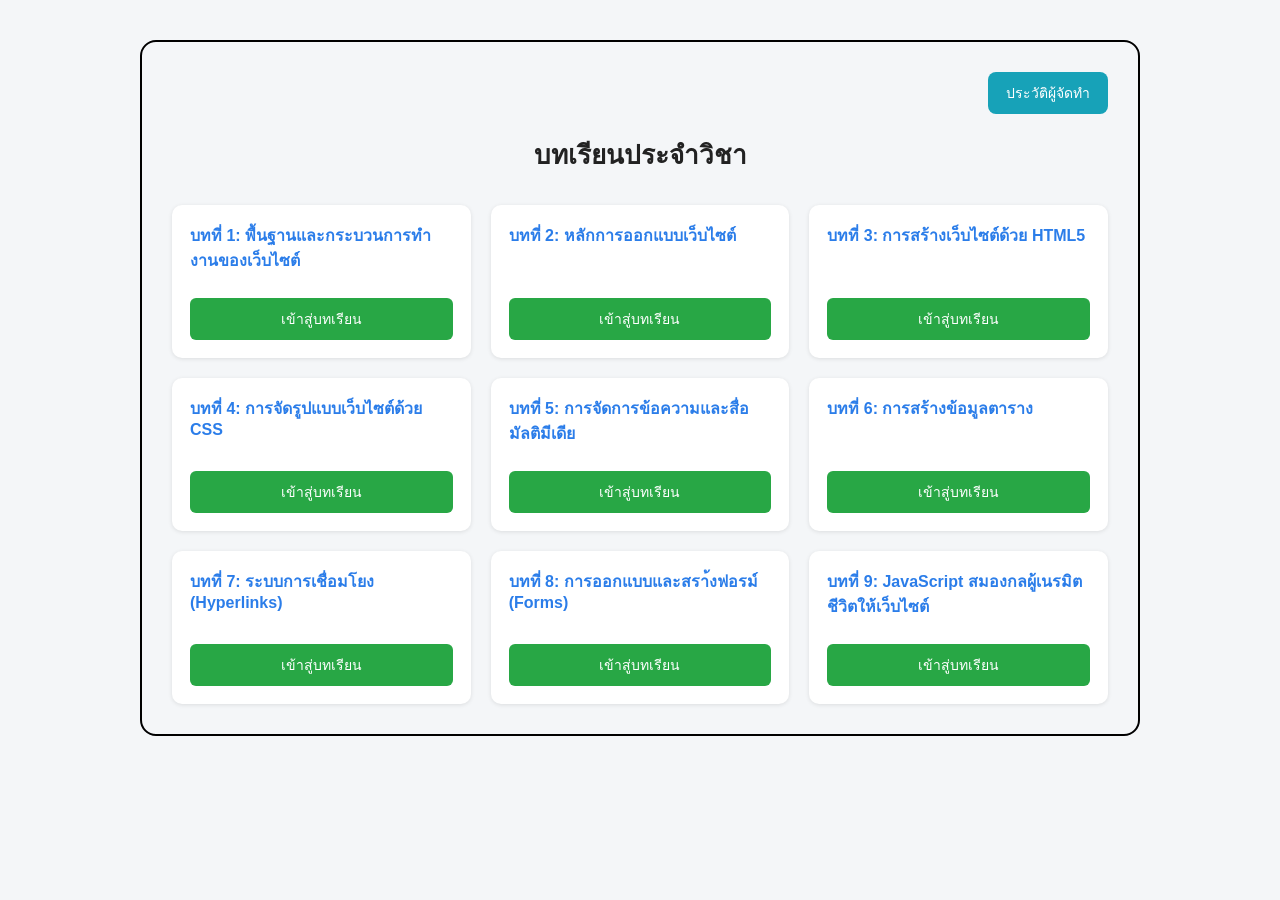
<file: index.html>
<!DOCTYPE html>
<html lang="th">
<head>
<meta charset="UTF-8">
<meta name="viewport" content="width=device-width, initial-scale=1.0">
<title>บทเรียนประจำวิชา</title>
<link rel="stylesheet" href="css/style.css">

</head>
<body>

<div class="container">
  <div class="header">
    <a class="btn-history" href="page/profile.html" style="text-decoration:none; display:inline-block;">ประวัติผู้จัดทำ</a>
  
  </div>



  <h1>บทเรียนประจำวิชา</h1>

  <div class="grid" id="lessonGrid"></div>
</div>

<script>
  // แก้ url ของแต่ละบทให้ตรงกับไฟล์จริงของคุณ
  const lessons = [
    { n: 1, title: "พื้นฐานและกระบวนการทํางานของเว็บไซต์", desc: "", url: "page/lessons1.html" },
    { n: 2, title: "หลักการออกแบบเว็บไซต์", desc: "", url: "page/lessons2.html" },
    { n: 3, title: "การสร้างเว็บไซต์ด้วย HTML5", desc: "", url: "page/lessons3.html" },
    { n: 4, title: "การจัดรูปแบบเว็บไซต์ด้วย CSS", desc: "", url: "page/lessons4.html" },
    { n: 5, title: "การจัดการข้อความและสื่อมัลติมีเดีย", desc: "", url: "page/lessons5.html" },
    { n: 6, title: "การสร้างข้อมูลตาราง", desc: "", url: "page/lessons6.html" },
    { n: 7, title: "ระบบการเชื่อมโยง (Hyperlinks)", desc: "", url: "page/lessons7.html" },
    { n: 8, title: "การออกแบบและสรา้งฟอรม์ (Forms)",desc:"", url: "page/lessons8.html"},
    { n: 9, title: "JavaScript สมองกลผู้เนรมิตชีวิตให้เว็บไซต์",desc:"", url: "page/lessons9.html"},
  ];

  const grid = document.getElementById('lessonGrid');

  lessons.forEach(l => {
    const card = document.createElement('div');
    card.className = 'card';
    card.innerHTML = `
      <h3>บทที่ ${l.n}: ${l.title}</h3>
      <p>${l.desc}</p>
      <a href="${l.url}" class="btn-enter">เข้าสู่บทเรียน</a>
    `;
    grid.appendChild(card);
  });
</script>

</body>
</html>
</file>
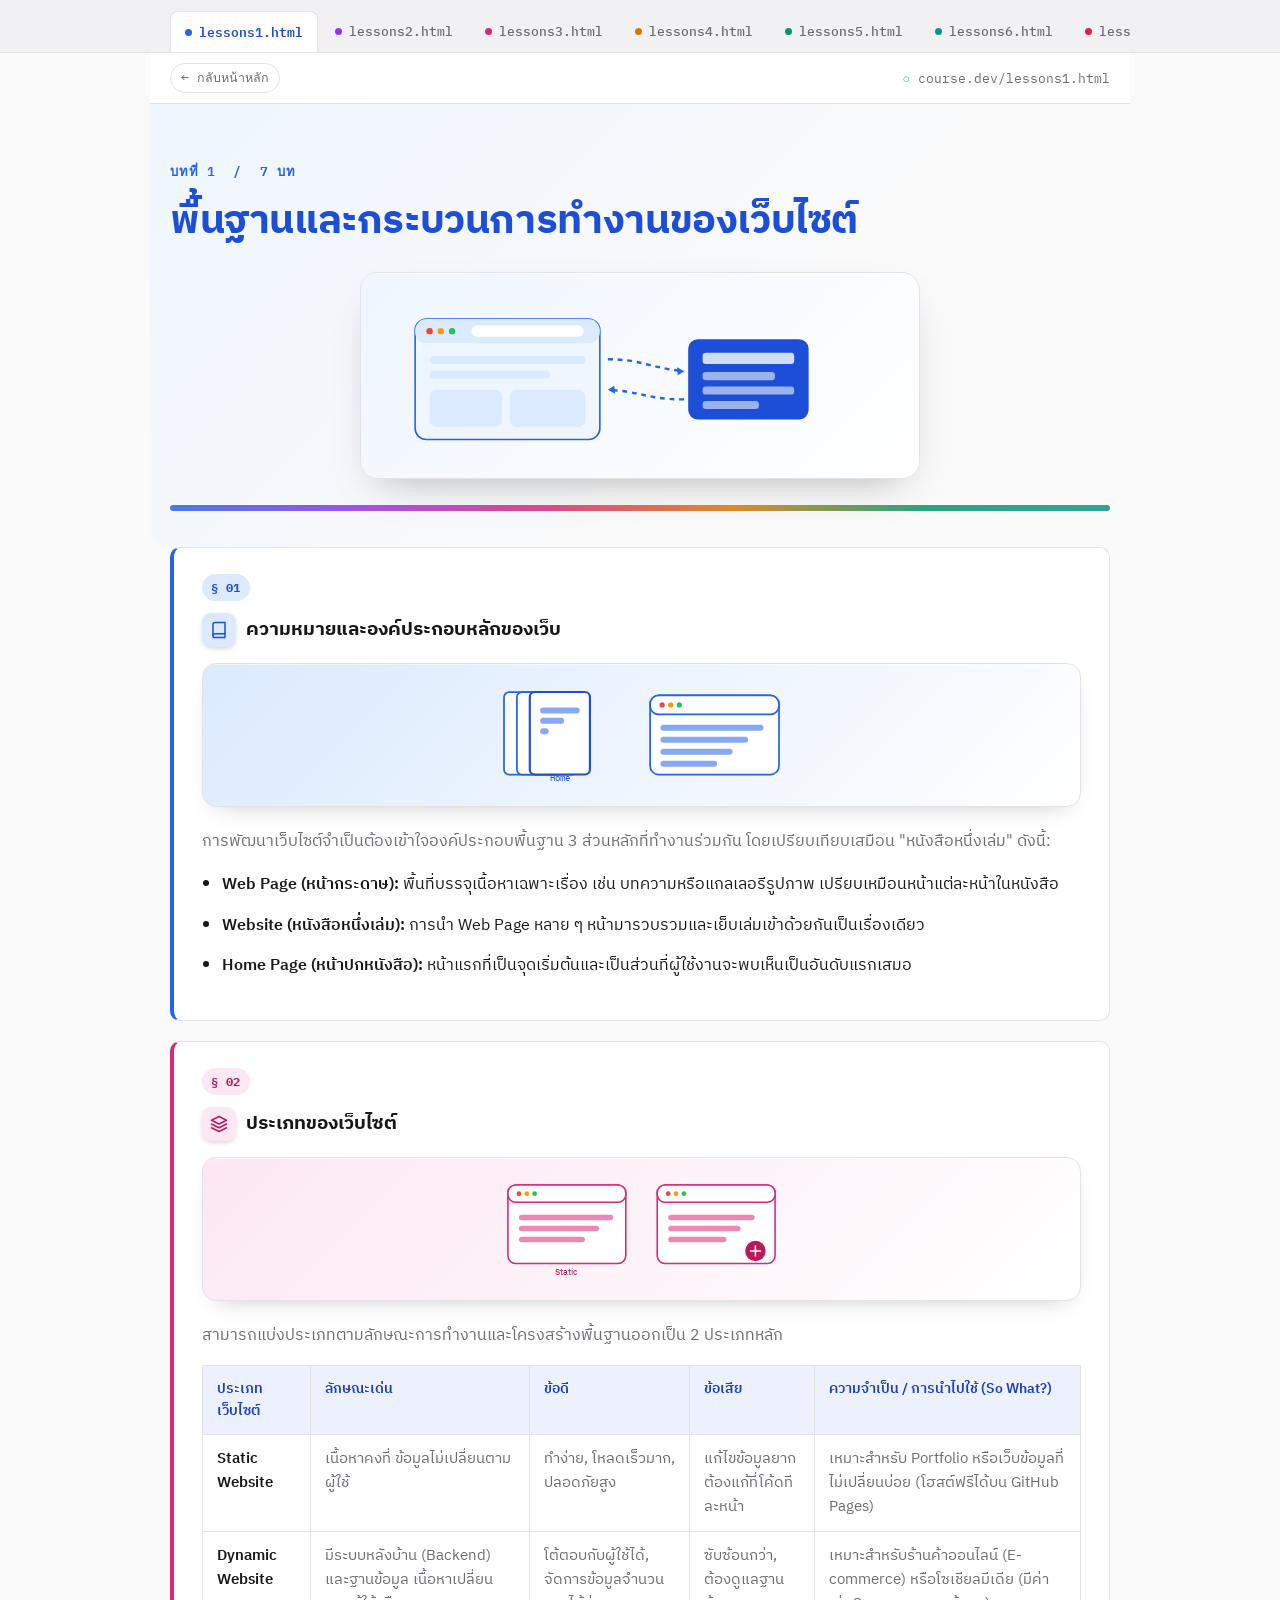
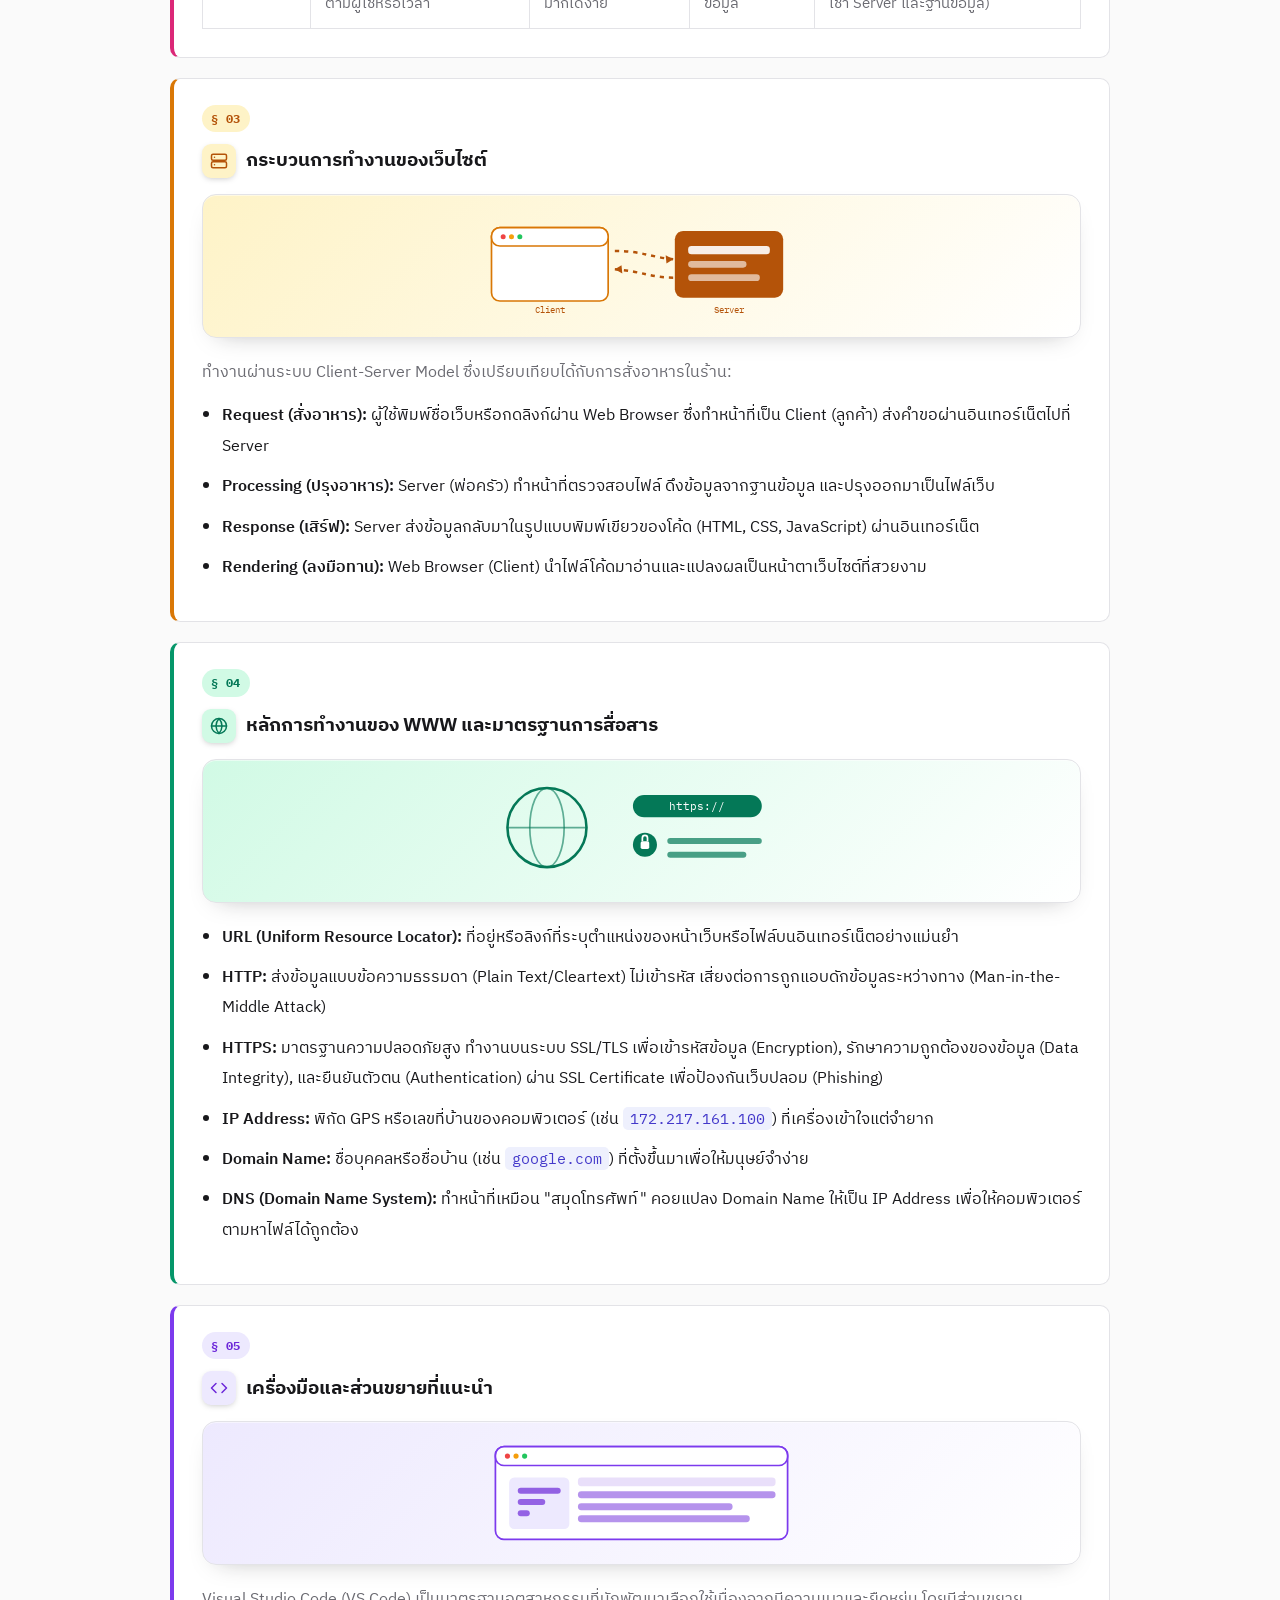
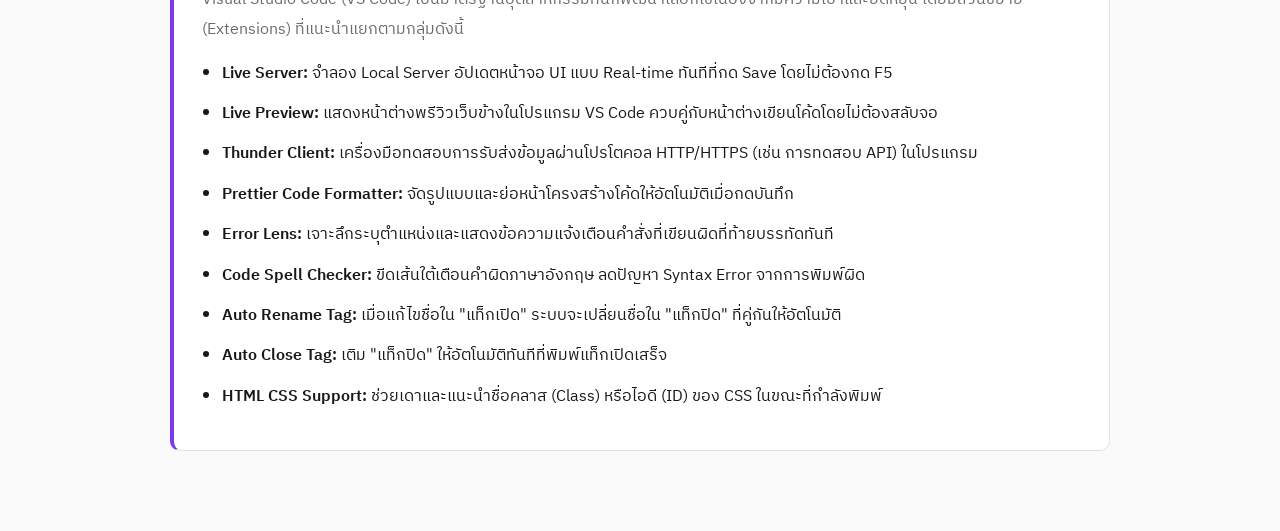
<file: page/lessons1.html>
<!DOCTYPE html>
<html lang="th">
<head>
<meta charset="UTF-8">
<meta name="viewport" content="width=device-width, initial-scale=1">
<title>บทที่ 1: พื้นฐานและกระบวนการทำงานของเว็บไซต์</title>
<link rel="preconnect" href="https://fonts.googleapis.com">
<link rel="preconnect" href="https://fonts.gstatic.com" crossorigin>
<link href="https://fonts.googleapis.com/css2?family=IBM+Plex+Sans+Thai:wght@400;500;600;700&family=IBM+Plex+Mono:wght@400;500;600&display=swap" rel="stylesheet">
<style>
  :root {
    --bg: #fafafa;
    --surface: #ffffff;
    --surface-alt: #f1f1f3;
    --border: #e3e3e7;
    --text: #18181b;
    --text-muted: #6b6b72;
    --accent: #2952e3;
    --accent-dim: #edf1fe;
    --accent-ink: #1d3fc4;
    --code-text: #4338ca;
    --code-bg: #eef0fd;
    --radius: 10px;
    --ch-accent: #2563EB;
    --ch-dim: #DBEAFE;
    --ch-ink: #1D4ED8;
    --ch-soft: #EFF6FF;
  }

  * { box-sizing: border-box; }

  html { scroll-behavior: smooth; }

  body {
    font-family: "IBM Plex Sans Thai", "Sarabun", "Tahoma", sans-serif;
    background: var(--bg);
    margin: 0;
    padding: 0 0 80px 0;
    color: var(--text);
    -webkit-font-smoothing: antialiased;
  }

  a { color: inherit; }

  .mono { font-family: "IBM Plex Mono", "Consolas", monospace; }

  /* ---- browser-tab style chapter navigator ---- */
  .tabbar-wrap {
    background: var(--surface-alt);
    border-bottom: 1px solid var(--border);
  }

  .tabbar {
    max-width: 980px;
    margin: 0 auto;
    display: flex;
    gap: 2px;
    padding: 10px 20px 0 20px;
    overflow-x: auto;
  }

  .tabbar a {
    flex: 0 0 auto;
    text-decoration: none;
    font-family: "IBM Plex Mono", monospace;
    font-size: 12.5px;
    font-weight: 500;
    color: var(--text-muted);
    background: transparent;
    padding: 9px 14px;
    border-radius: 8px 8px 0 0;
    border: 1px solid transparent;
    white-space: nowrap;
    display: inline-flex;
    align-items: center;
    gap: 7px;
  }

  .tabbar a .dot {
    width: 7px;
    height: 7px;
    border-radius: 50%;
    flex: 0 0 auto;
  }

  .tabbar a.active {
    background: var(--surface);
    border-color: var(--border);
    border-bottom-color: var(--surface);
    position: relative;
    top: 1px;
    font-weight: 600;
  }

  .addressbar {
    max-width: 980px;
    margin: 0 auto;
    display: flex;
    align-items: center;
    justify-content: space-between;
    gap: 12px;
    padding: 10px 20px;
    background: var(--surface);
    border-bottom: 1px solid var(--border);
    font-family: "IBM Plex Mono", monospace;
    font-size: 12.5px;
    color: var(--text-muted);
  }

  .addressbar .url::before {
    content: "○ ";
    color: #22c55e;
  }

  .back-link {
    text-decoration: none;
    color: var(--text-muted);
    display: inline-flex;
    align-items: center;
    gap: 6px;
    padding: 4px 10px;
    border-radius: 999px;
    border: 1px solid var(--border);
  }

  .back-link:hover {
    color: var(--ch-ink);
    border-color: var(--ch-accent);
  }

  /* ---- hero ---- */
  .hero {
    max-width: 980px;
    margin: 0 auto;
    padding: 56px 20px 36px 20px;
    background: linear-gradient(135deg, var(--ch-soft) 0%, var(--bg) 65%);
    border-radius: 0 0 20px 20px;
  }

  .hero .eyebrow {
    font-family: "IBM Plex Mono", monospace;
    font-size: 13px;
    font-weight: 600;
    letter-spacing: 0.06em;
    color: var(--ch-accent);
    margin: 0 0 14px 0;
  }

  .hero h1 {
    font-size: clamp(28px, 4vw, 40px);
    font-weight: 700;
    line-height: 1.25;
    margin: 0;
    letter-spacing: -0.01em;
    color: var(--ch-ink);
  }

  .hero .rule {
    margin-top: 26px;
    height: 6px;
    border-radius: 999px;
    background: linear-gradient(to right, #2563EB, #9333EA, #DB2777, #D97706, #059669, #0D9488);
    opacity: 0.85;
  }

  /* ---- content ---- */
  .content {
    max-width: 980px;
    margin: 0 auto;
    padding: 0 20px;
    display: flex;
    flex-direction: column;
    gap: 20px;
  }

  .block {
    background: var(--surface);
    border: 1px solid var(--border);
    border-left: 4px solid var(--b-accent, var(--ch-accent));
    border-radius: var(--radius);
    padding: 26px 28px 28px 28px;
  }

  .block .section-eyebrow {
    display: inline-block;
    font-family: "IBM Plex Mono", monospace;
    font-size: 11.5px;
    font-weight: 700;
    color: var(--b-ink, var(--ch-ink));
    background: var(--b-dim, var(--ch-dim));
    padding: 3px 9px;
    border-radius: 999px;
    margin: 0 0 12px 0;
    letter-spacing: 0.04em;
  }

  .block h2 {
    font-size: 19px;
    font-weight: 700;
    margin: 0 0 16px 0;
    color: var(--text);
  }

  .block p {
    color: var(--text-muted);
    line-height: 1.85;
    margin: 0 0 14px 0;
  }

  .block p:last-child { margin-bottom: 0; }

  ul {
    margin: 0;
    padding-left: 20px;
    line-height: 1.9;
  }

  li {
    margin-bottom: 10px;
    color: var(--text);
  }

  li b { font-weight: 600; }

  ul ul {
    margin-top: 10px;
    padding-left: 20px;
  }

  ul ul li {
    color: var(--text-muted);
  }

  .page-ref {
    color: #a1a1aa;
    font-size: 12.5px;
    font-family: "IBM Plex Mono", monospace;
  }

  code {
    background: var(--code-bg);
    padding: 2px 7px;
    border-radius: 5px;
    font-family: "IBM Plex Mono", "Consolas", monospace;
    font-size: 0.92em;
    color: var(--code-text);
  }

  table {
    width: 100%;
    border-collapse: collapse;
    margin-top: 6px;
    font-size: 14.5px;
  }

  th, td {
    border: 1px solid var(--border);
    padding: 12px 14px;
    text-align: left;
    vertical-align: top;
  }

  th {
    background: var(--accent-dim);
    color: var(--accent-ink);
    font-weight: 600;
    font-size: 13.5px;
  }

  td { color: var(--text-muted); }

  td:first-child {
    font-weight: 600;
    color: var(--text);
  }


  /* ---- polish: illustration cards ---- */
  .block-art {
    margin: 4px 0 20px 0;
    padding: 16px;
    border-radius: 14px;
    border: 1px solid var(--border);
    background: linear-gradient(135deg, var(--b-dim) 0%, var(--surface) 100%);
    box-shadow: 0 10px 24px -16px rgba(24,24,27,0.35), inset 0 1px 0 rgba(255,255,255,0.5);
  }
  .block-art svg {
    display: block;
    width: 100%;
    height: 118px;
  }

  .hero-art {
    max-width: 560px;
    margin: 26px auto 0 auto;
    padding: 22px;
    border-radius: 18px;
    border: 1px solid var(--border);
    background: linear-gradient(135deg, var(--ch-soft) 0%, var(--surface) 100%);
    box-shadow: 0 18px 40px -20px rgba(24,24,27,0.35), inset 0 1px 0 rgba(255,255,255,0.6);
  }
  .hero-art svg {
    display: block;
    width: 100%;
    height: auto;
  }

  /* ---- polish: card lift + entrance ---- */
  .block {
    transition: transform 0.25s ease, box-shadow 0.25s ease;
    animation: blockFadeUp 0.55s cubic-bezier(.2,.7,.3,1) both;
  }
  .block:hover {
    transform: translateY(-3px);
    box-shadow: 0 16px 32px -20px rgba(24,24,27,0.35);
  }
  .block:nth-of-type(1) { animation-delay: .03s; }
  .block:nth-of-type(2) { animation-delay: .10s; }
  .block:nth-of-type(3) { animation-delay: .17s; }
  .block:nth-of-type(4) { animation-delay: .24s; }
  .block:nth-of-type(5) { animation-delay: .31s; }

  @keyframes blockFadeUp {
    from { opacity: 0; transform: translateY(16px); }
    to   { opacity: 1; transform: translateY(0); }
  }

  .hero-art, .hero h1, .hero .eyebrow {
    animation: blockFadeUp 0.6s cubic-bezier(.2,.7,.3,1) both;
  }
  .hero .eyebrow { animation-delay: 0s; }
  .hero h1 { animation-delay: .05s; }
  .hero-art { animation-delay: .12s; }

  @media (prefers-reduced-motion: reduce) {
    .block, .hero-art, .hero h1, .hero .eyebrow { animation: none !important; }
    .block:hover { transform: none; }
  }

  @media (max-width: 640px) {
    .hero { padding: 40px 18px 28px 18px; }
    .block { padding: 20px 18px 22px 18px; }
  }
</style>
</head>
<body>

<div class="tabbar-wrap">
  <nav class="tabbar">
    <a href="lessons1.html" class="active" style="border-bottom-color:#2563EB; color:#1D4ED8;"><span class="dot" style="background:#2563EB"></span>lessons1.html</a>
    <a href="lessons2.html"><span class="dot" style="background:#9333EA"></span>lessons2.html</a>
    <a href="lessons3.html"><span class="dot" style="background:#DB2777"></span>lessons3.html</a>
    <a href="lessons4.html"><span class="dot" style="background:#D97706"></span>lessons4.html</a>
    <a href="lessons5.html"><span class="dot" style="background:#059669"></span>lessons5.html</a>
    <a href="lessons6.html"><span class="dot" style="background:#0D9488"></span>lessons6.html</a>
    <a href="lessons7.html"><span class="dot" style="background:#E11D48"></span>lessons7.html</a>
  </nav>
</div>
<div class="addressbar">
  <a class="back-link" href="../index.html">&larr; กลับหน้าหลัก</a>
  <span class="url mono">course.dev/lessons1.html</span>
</div>

<header class="hero">
  <p class="eyebrow mono">บทที่ 1 &nbsp;/&nbsp; 7 บท</p>
  <h1>พื้นฐานและกระบวนการทำงานของเว็บไซต์</h1>
  <div class="hero-art"><svg viewBox="0 0 640 200" xmlns="http://www.w3.org/2000/svg" style="width:100%;height:auto;display:block;"><rect x="40" y="30" width="230" height="150" rx="14" fill="var(--ch-soft)" stroke="var(--ch-accent)" stroke-width="2"/>
<rect x="40" y="30" width="230" height="30" rx="14" fill="var(--ch-dim)"/>
<circle cx="58" cy="45" r="4" fill="#EF4444"/>
<circle cx="72" cy="45" r="4" fill="#F59E0B"/>
<circle cx="86" cy="45" r="4" fill="#22C55E"/>
<rect x="110" y="38" width="140" height="14" rx="7" fill="var(--surface)"/>
<rect x="58" y="76" width="194" height="10" rx="5" fill="var(--ch-dim)"/>
<rect x="58" y="94" width="150" height="10" rx="5" fill="var(--ch-dim)"/>
<rect x="58" y="118" width="90" height="46" rx="8" fill="var(--ch-dim)"/>
<rect x="158" y="118" width="94" height="46" rx="8" fill="var(--ch-dim)"/>
<rect x="380" y="55" width="150" height="100" rx="12" fill="var(--ch-ink)"/>
<rect x="398" y="72" width="114" height="14" rx="4" fill="var(--ch-soft)" opacity="0.85"/>
<rect x="398" y="96" width="90" height="10" rx="4" fill="var(--ch-soft)" opacity="0.6"/>
<rect x="398" y="114" width="114" height="10" rx="4" fill="var(--ch-soft)" opacity="0.6"/>
<rect x="398" y="132" width="70" height="10" rx="4" fill="var(--ch-soft)" opacity="0.6"/>
<path d="M280 80 C 320 80, 330 90, 375 95" fill="none" stroke="var(--ch-accent)" stroke-width="3" stroke-dasharray="6 6"/>
<path d="M375 95 l-9 -5 l1 10 z" fill="var(--ch-accent)"/>
<path d="M375 130 C 330 130, 320 120, 280 118" fill="none" stroke="var(--ch-accent)" stroke-width="3" stroke-dasharray="6 6"/>
<path d="M280 118 l9 5 l-1 -10 z" fill="var(--ch-accent)"/></svg></div>
  <div class="rule"></div>
</header>

<main class="content">
  <section class="block" style="--b-accent:#2563EB; --b-dim:#DBEAFE; --b-ink:#1D4ED8;">
    <p class="section-eyebrow">§ 01</p>
    <h2 style="display:flex;align-items:center;"><span style="display:inline-flex;align-items:center;justify-content:center;width:34px;height:34px;border-radius:9px;background:var(--b-dim);color:var(--b-ink);margin-right:10px;flex:0 0 auto;box-shadow:0 2px 6px -2px rgba(0,0,0,.25);"><svg width="18" height="18" viewBox="0 0 24 24" fill="none" stroke="currentColor" stroke-width="2" stroke-linecap="round" stroke-linejoin="round"><path d="M4 19.5A2.5 2.5 0 0 1 6.5 17H20"/><path d="M6.5 2H20v20H6.5A2.5 2.5 0 0 1 4 19.5v-15A2.5 2.5 0 0 1 6.5 2z"/></svg></span>ความหมายและองค์ประกอบหลักของเว็บ</h2>
    <div class="block-art"><svg viewBox="0 0 400 128" xmlns="http://www.w3.org/2000/svg" style="width:100%;height:110px;display:block;">
<rect x="40" y="14" width="70" height="96" rx="6" fill="var(--surface)" stroke="var(--b-accent)" stroke-width="2"/>
<rect x="55" y="14" width="70" height="96" rx="6" fill="var(--surface)" stroke="var(--b-accent)" stroke-width="2"/>
<rect x="70" y="14" width="70" height="96" rx="6" fill="var(--surface)" stroke="var(--b-ink)" stroke-width="2.5"/>
<rect x="82" y="32" width="46" height="7" rx="3.5" fill="var(--b-accent)" opacity="0.55"/><rect x="82" y="44" width="28" height="7" rx="3.5" fill="var(--b-accent)" opacity="0.55"/><rect x="82" y="56" width="10" height="7" rx="3.5" fill="var(--b-accent)" opacity="0.55"/><rect x="82" y="68" width="-8" height="7" rx="3.5" fill="var(--b-accent)" opacity="0.55"/>
<text x="105" y="118" text-anchor="middle" font-family="IBM Plex Mono, monospace" font-size="11" fill="var(--b-ink)">Home</text>

    <rect x="210" y="18" width="150" height="92" rx="10" fill="var(--surface)" stroke="var(--b-accent)" stroke-width="2"/>
    <rect x="210" y="18" width="150" height="22" rx="10" fill="var(--surface)" stroke="var(--b-accent)" stroke-width="2"/>
    <circle cx="224" cy="29" r="3" fill="#EF4444"/>
    <circle cx="234" cy="29" r="3" fill="#F59E0B"/>
    <circle cx="244" cy="29" r="3" fill="#22C55E"/>
    
<rect x="222" y="52" width="120" height="7" rx="3.5" fill="var(--b-accent)" opacity="0.55"/><rect x="222" y="66" width="102" height="7" rx="3.5" fill="var(--b-accent)" opacity="0.55"/><rect x="222" y="80" width="84" height="7" rx="3.5" fill="var(--b-accent)" opacity="0.55"/><rect x="222" y="94" width="66" height="7" rx="3.5" fill="var(--b-accent)" opacity="0.55"/>
</svg></div>
    <p>การพัฒนาเว็บไซต์จำเป็นต้องเข้าใจองค์ประกอบพื้นฐาน 3 ส่วนหลักที่ทำงานร่วมกัน โดยเปรียบเทียบเสมือน "หนังสือหนึ่งเล่ม" ดังนี้:</p>
    <ul>
        <li><b>Web Page (หน้ากระดาษ):</b> พื้นที่บรรจุเนื้อหาเฉพาะเรื่อง เช่น บทความหรือแกลเลอรีรูปภาพ เปรียบเหมือนหน้าแต่ละหน้าในหนังสือ</li>
        <li><b>Website (หนังสือหนึ่งเล่ม):</b> การนำ Web Page หลาย ๆ หน้ามารวบรวมและเย็บเล่มเข้าด้วยกันเป็นเรื่องเดียว</li>
        <li><b>Home Page (หน้าปกหนังสือ):</b> หน้าแรกที่เป็นจุดเริ่มต้นและเป็นส่วนที่ผู้ใช้งานจะพบเห็นเป็นอันดับแรกเสมอ</li>
    </ul>
  </section>

  <section class="block" style="--b-accent:#DB2777; --b-dim:#FCE7F3; --b-ink:#BE185D;">
    <p class="section-eyebrow">§ 02</p>
    <h2 style="display:flex;align-items:center;"><span style="display:inline-flex;align-items:center;justify-content:center;width:34px;height:34px;border-radius:9px;background:var(--b-dim);color:var(--b-ink);margin-right:10px;flex:0 0 auto;box-shadow:0 2px 6px -2px rgba(0,0,0,.25);"><svg width="18" height="18" viewBox="0 0 24 24" fill="none" stroke="currentColor" stroke-width="2" stroke-linecap="round" stroke-linejoin="round"><polygon points="12 2 2 7 12 12 22 7 12 2"/><polyline points="2 17 12 22 22 17"/><polyline points="2 12 12 17 22 12"/></svg></span>ประเภทของเว็บไซต์</h2>
    <div class="block-art"><svg viewBox="0 0 400 140" xmlns="http://www.w3.org/2000/svg" style="width:100%;height:110px;display:block;">

    <rect x="30" y="14" width="150" height="100" rx="10" fill="var(--surface)" stroke="var(--b-accent)" stroke-width="2"/>
    <rect x="30" y="14" width="150" height="22" rx="10" fill="var(--surface)" stroke="var(--b-accent)" stroke-width="2"/>
    <circle cx="44" cy="25" r="3" fill="#EF4444"/>
    <circle cx="54" cy="25" r="3" fill="#F59E0B"/>
    <circle cx="64" cy="25" r="3" fill="#22C55E"/>
    
<rect x="44" y="52" width="120" height="7" rx="3.5" fill="var(--b-accent)" opacity="0.55"/><rect x="44" y="66" width="102" height="7" rx="3.5" fill="var(--b-accent)" opacity="0.55"/><rect x="44" y="80" width="84" height="7" rx="3.5" fill="var(--b-accent)" opacity="0.55"/>
<text x="105" y="128" text-anchor="middle" font-family="IBM Plex Sans Thai" font-size="11" fill="var(--b-ink)">Static</text>

    <rect x="220" y="14" width="150" height="100" rx="10" fill="var(--surface)" stroke="var(--b-accent)" stroke-width="2"/>
    <rect x="220" y="14" width="150" height="22" rx="10" fill="var(--surface)" stroke="var(--b-accent)" stroke-width="2"/>
    <circle cx="234" cy="25" r="3" fill="#EF4444"/>
    <circle cx="244" cy="25" r="3" fill="#F59E0B"/>
    <circle cx="254" cy="25" r="3" fill="#22C55E"/>
    
<circle cx="345" cy="98" r="13" fill="var(--b-ink)"/>
<path d="M345 91v14M338 98h14" stroke="var(--surface)" stroke-width="2"/>
<rect x="234" y="52" width="110" height="7" rx="3.5" fill="var(--b-accent)" opacity="0.55"/><rect x="234" y="66" width="92" height="7" rx="3.5" fill="var(--b-accent)" opacity="0.55"/><rect x="234" y="80" width="74" height="7" rx="3.5" fill="var(--b-accent)" opacity="0.55"/>
</svg></div>
    <p>สามารถแบ่งประเภทตามลักษณะการทำงานและโครงสร้างพื้นฐานออกเป็น 2 ประเภทหลัก</p>
    <table>
        <tr>
            <th>ประเภทเว็บไซต์</th>
            <th>ลักษณะเด่น</th>
            <th>ข้อดี</th>
            <th>ข้อเสีย</th>
            <th>ความจำเป็น / การนำไปใช้ (So What?)</th>
        </tr>
        <tr>
            <td>Static Website</td>
            <td>เนื้อหาคงที่ ข้อมูลไม่เปลี่ยนตามผู้ใช้</td>
            <td>ทำง่าย, โหลดเร็วมาก, ปลอดภัยสูง</td>
            <td>แก้ไขข้อมูลยาก ต้องแก้ที่โค้ดทีละหน้า</td>
            <td>เหมาะสำหรับ Portfolio หรือเว็บข้อมูลที่ไม่เปลี่ยนบ่อย (โฮสต์ฟรีได้บน GitHub Pages)</td>
        </tr>
        <tr>
            <td>Dynamic Website</td>
            <td>มีระบบหลังบ้าน (Backend) และฐานข้อมูล เนื้อหาเปลี่ยนตามผู้ใช้หรือเวลา</td>
            <td>โต้ตอบกับผู้ใช้ได้, จัดการข้อมูลจำนวนมากได้ง่าย</td>
            <td>ซับซ้อนกว่า, ต้องดูแลฐานข้อมูล</td>
            <td>เหมาะสำหรับร้านค้าออนไลน์ (E-commerce) หรือโซเชียลมีเดีย (มีค่าเช่า Server และฐานข้อมูล)</td>
        </tr>
    </table>
  </section>

  <section class="block" style="--b-accent:#D97706; --b-dim:#FEF3C7; --b-ink:#B45309;">
    <p class="section-eyebrow">§ 03</p>
    <h2 style="display:flex;align-items:center;"><span style="display:inline-flex;align-items:center;justify-content:center;width:34px;height:34px;border-radius:9px;background:var(--b-dim);color:var(--b-ink);margin-right:10px;flex:0 0 auto;box-shadow:0 2px 6px -2px rgba(0,0,0,.25);"><svg width="18" height="18" viewBox="0 0 24 24" fill="none" stroke="currentColor" stroke-width="2" stroke-linecap="round" stroke-linejoin="round"><rect x="2" y="3" width="20" height="8" rx="2"/><rect x="2" y="13" width="20" height="8" rx="2"/><line x1="6" y1="7" x2="6.01" y2="7"/><line x1="6" y1="17" x2="6.01" y2="17"/></svg></span>กระบวนการทำงานของเว็บไซต์</h2>
    <div class="block-art"><svg viewBox="0 0 400 132" xmlns="http://www.w3.org/2000/svg" style="width:100%;height:110px;display:block;">

    <rect x="20" y="20" width="140" height="88" rx="10" fill="var(--surface)" stroke="var(--b-accent)" stroke-width="2"/>
    <rect x="20" y="20" width="140" height="22" rx="10" fill="var(--surface)" stroke="var(--b-accent)" stroke-width="2"/>
    <circle cx="34" cy="31" r="3" fill="#EF4444"/>
    <circle cx="44" cy="31" r="3" fill="#F59E0B"/>
    <circle cx="54" cy="31" r="3" fill="#22C55E"/>
    
<text x="90" y="122" text-anchor="middle" font-family="IBM Plex Mono, monospace" font-size="11" fill="var(--b-ink)">Client</text>
<path d="M168 48 C200 48,210 55,238 58" fill="none" stroke="var(--b-ink)" stroke-width="3" stroke-dasharray="5 6"/>
<path d="M238 58l-9-5 1 10z" fill="var(--b-ink)"/>
<path d="M238 80 C210 80,200 72,168 70" fill="none" stroke="var(--b-ink)" stroke-width="3" stroke-dasharray="5 6"/>
<path d="M168 70l9 5-1-10z" fill="var(--b-ink)"/>
<rect x="240" y="24" width="130" height="80" rx="10" fill="var(--b-ink)"/>
<rect x="256" y="42" width="98" height="10" rx="4" fill="var(--surface)" opacity="0.9"/>
<rect x="256" y="60" width="70" height="8" rx="4" fill="var(--surface)" opacity="0.6"/>
<rect x="256" y="76" width="86" height="8" rx="4" fill="var(--surface)" opacity="0.6"/>
<text x="305" y="122" text-anchor="middle" font-family="IBM Plex Mono, monospace" font-size="11" fill="var(--b-ink)">Server</text>
</svg></div>
    <p>ทำงานผ่านระบบ Client-Server Model ซึ่งเปรียบเทียบได้กับการสั่งอาหารในร้าน:</p>
    <ul>
        <li><b>Request (สั่งอาหาร):</b> ผู้ใช้พิมพ์ชื่อเว็บหรือกดลิงก์ผ่าน Web Browser ซึ่งทำหน้าที่เป็น Client (ลูกค้า) ส่งคำขอผ่านอินเทอร์เน็ตไปที่ Server</li>
        <li><b>Processing (ปรุงอาหาร):</b> Server (พ่อครัว) ทำหน้าที่ตรวจสอบไฟล์ ดึงข้อมูลจากฐานข้อมูล และปรุงออกมาเป็นไฟล์เว็บ</li>
        <li><b>Response (เสิร์ฟ):</b> Server ส่งข้อมูลกลับมาในรูปแบบพิมพ์เขียวของโค้ด (HTML, CSS, JavaScript) ผ่านอินเทอร์เน็ต</li>
        <li><b>Rendering (ลงมือทาน):</b> Web Browser (Client) นำไฟล์โค้ดมาอ่านและแปลงผลเป็นหน้าตาเว็บไซต์ที่สวยงาม</li>
    </ul>
  </section>

  <section class="block" style="--b-accent:#059669; --b-dim:#D1FAE5; --b-ink:#047857;">
    <p class="section-eyebrow">§ 04</p>
    <h2 style="display:flex;align-items:center;"><span style="display:inline-flex;align-items:center;justify-content:center;width:34px;height:34px;border-radius:9px;background:var(--b-dim);color:var(--b-ink);margin-right:10px;flex:0 0 auto;box-shadow:0 2px 6px -2px rgba(0,0,0,.25);"><svg width="18" height="18" viewBox="0 0 24 24" fill="none" stroke="currentColor" stroke-width="2" stroke-linecap="round" stroke-linejoin="round"><circle cx="12" cy="12" r="10"/><line x1="2" y1="12" x2="22" y2="12"/><path d="M12 2a15.3 15.3 0 0 1 4 10 15.3 15.3 0 0 1-4 10 15.3 15.3 0 0 1-4-10 15.3 15.3 0 0 1 4-10z"/></svg></span>หลักการทำงานของ WWW และมาตรฐานการสื่อสาร</h2>
    <div class="block-art"><svg viewBox="0 0 400 128" xmlns="http://www.w3.org/2000/svg" style="width:100%;height:110px;display:block;">
<circle cx="90" cy="60" r="46" fill="none" stroke="var(--b-ink)" stroke-width="3"/>
<ellipse cx="90" cy="60" rx="20" ry="46" fill="none" stroke="var(--b-ink)" stroke-width="2" opacity="0.6"/>
<line x1="44" y1="60" x2="136" y2="60" stroke="var(--b-ink)" stroke-width="2" opacity="0.6"/>
<rect x="190" y="22" width="150" height="26" rx="13.0" fill="var(--b-ink)" /><text x="265.0" y="40.0" text-anchor="middle" font-family="IBM Plex Mono, monospace" font-size="13" fill="#fff">https://</text>
<circle cx="204" cy="80" r="14" fill="var(--b-ink)"/>
<rect x="199" y="76" width="10" height="9" rx="2" fill="var(--surface)"/>
<path d="M201 76v-4a3 3 0 0 1 6 0v4" fill="none" stroke="var(--surface)" stroke-width="2"/>
<rect x="230" y="72" width="110" height="7" rx="3.5" fill="var(--b-ink)" opacity="0.7"/><rect x="230" y="88" width="92" height="7" rx="3.5" fill="var(--b-ink)" opacity="0.7"/>
</svg></div>
    <ul>
        <li><b>URL (Uniform Resource Locator):</b> ที่อยู่หรือลิงก์ที่ระบุตำแหน่งของหน้าเว็บหรือไฟล์บนอินเทอร์เน็ตอย่างแม่นยำ</li>
        <li><b>HTTP:</b> ส่งข้อมูลแบบข้อความธรรมดา (Plain Text/Cleartext) ไม่เข้ารหัส เสี่ยงต่อการถูกแอบดักข้อมูลระหว่างทาง (Man-in-the-Middle Attack)</li>
        <li><b>HTTPS:</b> มาตรฐานความปลอดภัยสูง ทำงานบนระบบ SSL/TLS เพื่อเข้ารหัสข้อมูล (Encryption), รักษาความถูกต้องของข้อมูล (Data Integrity), และยืนยันตัวตน (Authentication) ผ่าน SSL Certificate เพื่อป้องกันเว็บปลอม (Phishing)</li>
        <li><b>IP Address:</b> พิกัด GPS หรือเลขที่บ้านของคอมพิวเตอร์ (เช่น <code>172.217.161.100</code>) ที่เครื่องเข้าใจแต่จำยาก</li>
        <li><b>Domain Name:</b> ชื่อบุคคลหรือชื่อบ้าน (เช่น <code>google.com</code>) ที่ตั้งขึ้นมาเพื่อให้มนุษย์จำง่าย</li>
        <li><b>DNS (Domain Name System):</b> ทำหน้าที่เหมือน "สมุดโทรศัพท์" คอยแปลง Domain Name ให้เป็น IP Address เพื่อให้คอมพิวเตอร์ตามหาไฟล์ได้ถูกต้อง</li>
    </ul>
  </section>

  <section class="block" style="--b-accent:#7C3AED; --b-dim:#EDE9FE; --b-ink:#6D28D9;">
    <p class="section-eyebrow">§ 05</p>
    <h2 style="display:flex;align-items:center;"><span style="display:inline-flex;align-items:center;justify-content:center;width:34px;height:34px;border-radius:9px;background:var(--b-dim);color:var(--b-ink);margin-right:10px;flex:0 0 auto;box-shadow:0 2px 6px -2px rgba(0,0,0,.25);"><svg width="18" height="18" viewBox="0 0 24 24" fill="none" stroke="currentColor" stroke-width="2" stroke-linecap="round" stroke-linejoin="round"><polyline points="16 18 22 12 16 6"/><polyline points="8 6 2 12 8 18"/></svg></span>เครื่องมือและส่วนขยายที่แนะนำ</h2>
    <div class="block-art"><svg viewBox="0 0 400 128" xmlns="http://www.w3.org/2000/svg" style="width:100%;height:110px;display:block;">

    <rect x="30" y="10" width="340" height="108" rx="10" fill="var(--surface)" stroke="var(--b-accent)" stroke-width="2"/>
    <rect x="30" y="10" width="340" height="22" rx="10" fill="var(--surface)" stroke="var(--b-accent)" stroke-width="2"/>
    <circle cx="44" cy="21" r="3" fill="#EF4444"/>
    <circle cx="54" cy="21" r="3" fill="#F59E0B"/>
    <circle cx="64" cy="21" r="3" fill="#22C55E"/>
    
<rect x="46" y="46" width="70" height="60" rx="6" fill="var(--b-dim)"/>
<rect x="56" y="58" width="50" height="7" rx="3.5" fill="var(--b-ink)" opacity="0.7"/><rect x="56" y="71" width="32" height="7" rx="3.5" fill="var(--b-ink)" opacity="0.7"/><rect x="56" y="84" width="14" height="7" rx="3.5" fill="var(--b-ink)" opacity="0.7"/>
<rect x="126" y="46" width="230" height="10" rx="4" fill="var(--b-ink)" opacity="0.15"/>
<rect x="126" y="62" width="230" height="8" rx="4" fill="var(--b-ink)" opacity="0.5"/>
<rect x="126" y="76" width="180" height="8" rx="4" fill="var(--b-ink)" opacity="0.5"/>
<rect x="126" y="90" width="200" height="8" rx="4" fill="var(--b-ink)" opacity="0.5"/>
</svg></div>
    <p>Visual Studio Code (VS Code) เป็นมาตรฐานอุตสาหกรรมที่นักพัฒนาเลือกใช้เนื่องจากมีความเบาและยืดหยุ่น โดยมีส่วนขยาย (Extensions) ที่แนะนำแยกตามกลุ่มดังนี้</p>
    <ul>
        <li><b>Live Server:</b> จำลอง Local Server อัปเดตหน้าจอ UI แบบ Real-time ทันทีที่กด Save โดยไม่ต้องกด F5</li>
        <li><b>Live Preview:</b> แสดงหน้าต่างพรีวิวเว็บข้างในโปรแกรม VS Code ควบคู่กับหน้าต่างเขียนโค้ดโดยไม่ต้องสลับจอ</li>
        <li><b>Thunder Client:</b> เครื่องมือทดสอบการรับส่งข้อมูลผ่านโปรโตคอล HTTP/HTTPS (เช่น การทดสอบ API) ในโปรแกรม</li>
        <li><b>Prettier Code Formatter:</b> จัดรูปแบบและย่อหน้าโครงสร้างโค้ดให้อัตโนมัติเมื่อกดบันทึก</li>
        <li><b>Error Lens:</b> เจาะลึกระบุตำแหน่งและแสดงข้อความแจ้งเตือนคำสั่งที่เขียนผิดที่ท้ายบรรทัดทันที</li>
        <li><b>Code Spell Checker:</b> ขีดเส้นใต้เตือนคำผิดภาษาอังกฤษ ลดปัญหา Syntax Error จากการพิมพ์ผิด</li>
        <li><b>Auto Rename Tag:</b> เมื่อแก้ไขชื่อใน "แท็กเปิด" ระบบจะเปลี่ยนชื่อใน "แท็กปิด" ที่คู่กันให้อัตโนมัติ</li>
        <li><b>Auto Close Tag:</b> เติม "แท็กปิด" ให้อัตโนมัติทันทีที่พิมพ์แท็กเปิดเสร็จ</li>
        <li><b>HTML CSS Support:</b> ช่วยเดาและแนะนำชื่อคลาส (Class) หรือไอดี (ID) ของ CSS ในขณะที่กำลังพิมพ์</li>
    </ul>
  </section>

</main>

</body>
</html>
</file>
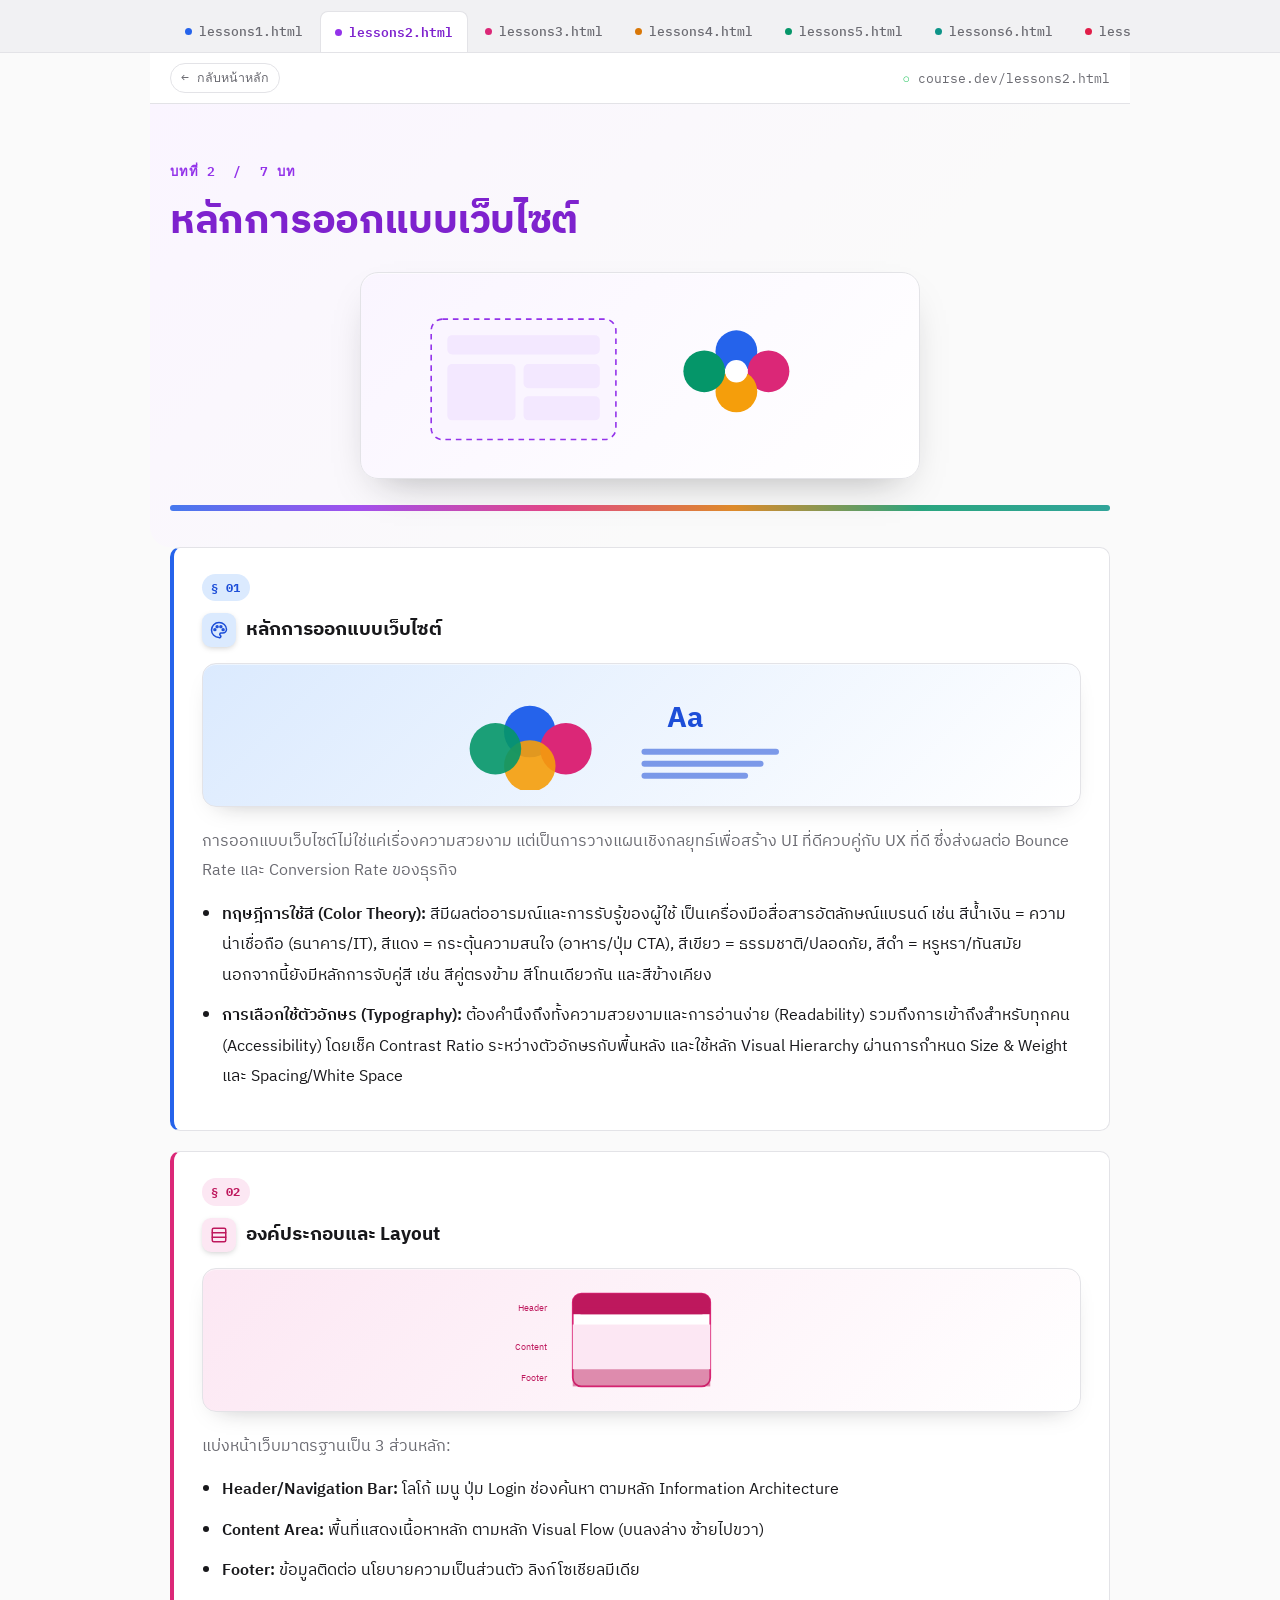
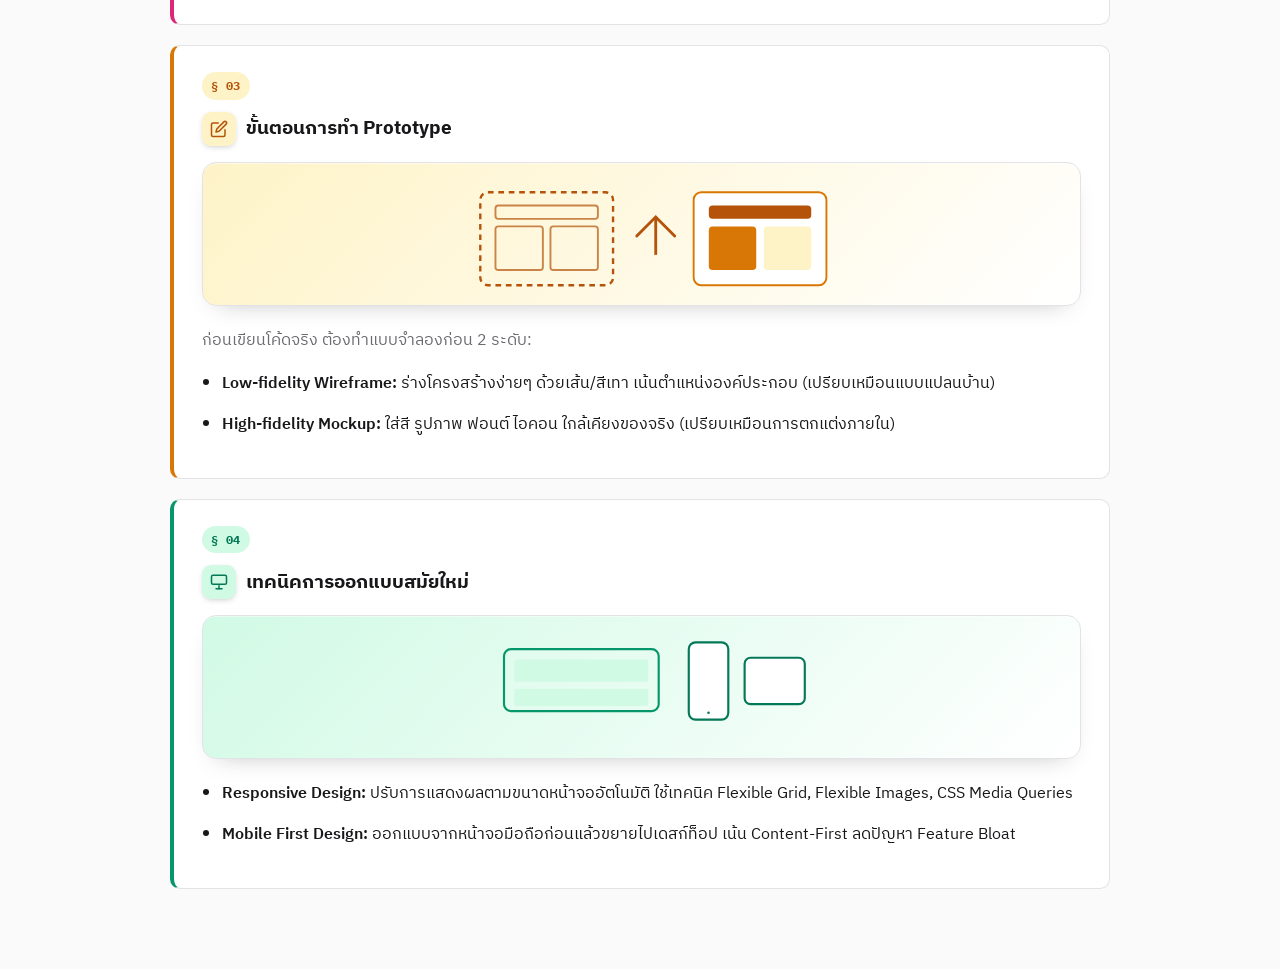
<file: page/lessons2.html>
<!DOCTYPE html>
<html lang="th">
<head>
<meta charset="UTF-8">
<meta name="viewport" content="width=device-width, initial-scale=1">
<title>บทที่ 2: หลักการออกแบบเว็บไซต์</title>
<link rel="preconnect" href="https://fonts.googleapis.com">
<link rel="preconnect" href="https://fonts.gstatic.com" crossorigin>
<link href="https://fonts.googleapis.com/css2?family=IBM+Plex+Sans+Thai:wght@400;500;600;700&family=IBM+Plex+Mono:wght@400;500;600&display=swap" rel="stylesheet">
<style>
  :root {
    --bg: #fafafa;
    --surface: #ffffff;
    --surface-alt: #f1f1f3;
    --border: #e3e3e7;
    --text: #18181b;
    --text-muted: #6b6b72;
    --accent: #2952e3;
    --accent-dim: #edf1fe;
    --accent-ink: #1d3fc4;
    --code-text: #4338ca;
    --code-bg: #eef0fd;
    --radius: 10px;
    --ch-accent: #9333EA;
    --ch-dim: #F3E8FF;
    --ch-ink: #7E22CE;
    --ch-soft: #FAF5FF;
  }

  * { box-sizing: border-box; }

  html { scroll-behavior: smooth; }

  body {
    font-family: "IBM Plex Sans Thai", "Sarabun", "Tahoma", sans-serif;
    background: var(--bg);
    margin: 0;
    padding: 0 0 80px 0;
    color: var(--text);
    -webkit-font-smoothing: antialiased;
  }

  a { color: inherit; }

  .mono { font-family: "IBM Plex Mono", "Consolas", monospace; }

  /* ---- browser-tab style chapter navigator ---- */
  .tabbar-wrap {
    background: var(--surface-alt);
    border-bottom: 1px solid var(--border);
  }

  .tabbar {
    max-width: 980px;
    margin: 0 auto;
    display: flex;
    gap: 2px;
    padding: 10px 20px 0 20px;
    overflow-x: auto;
  }

  .tabbar a {
    flex: 0 0 auto;
    text-decoration: none;
    font-family: "IBM Plex Mono", monospace;
    font-size: 12.5px;
    font-weight: 500;
    color: var(--text-muted);
    background: transparent;
    padding: 9px 14px;
    border-radius: 8px 8px 0 0;
    border: 1px solid transparent;
    white-space: nowrap;
    display: inline-flex;
    align-items: center;
    gap: 7px;
  }

  .tabbar a .dot {
    width: 7px;
    height: 7px;
    border-radius: 50%;
    flex: 0 0 auto;
  }

  .tabbar a.active {
    background: var(--surface);
    border-color: var(--border);
    border-bottom-color: var(--surface);
    position: relative;
    top: 1px;
    font-weight: 600;
  }

  .addressbar {
    max-width: 980px;
    margin: 0 auto;
    display: flex;
    align-items: center;
    justify-content: space-between;
    gap: 12px;
    padding: 10px 20px;
    background: var(--surface);
    border-bottom: 1px solid var(--border);
    font-family: "IBM Plex Mono", monospace;
    font-size: 12.5px;
    color: var(--text-muted);
  }

  .addressbar .url::before {
    content: "○ ";
    color: #22c55e;
  }

  .back-link {
    text-decoration: none;
    color: var(--text-muted);
    display: inline-flex;
    align-items: center;
    gap: 6px;
    padding: 4px 10px;
    border-radius: 999px;
    border: 1px solid var(--border);
  }

  .back-link:hover {
    color: var(--ch-ink);
    border-color: var(--ch-accent);
  }

  /* ---- hero ---- */
  .hero {
    max-width: 980px;
    margin: 0 auto;
    padding: 56px 20px 36px 20px;
    background: linear-gradient(135deg, var(--ch-soft) 0%, var(--bg) 65%);
    border-radius: 0 0 20px 20px;
  }

  .hero .eyebrow {
    font-family: "IBM Plex Mono", monospace;
    font-size: 13px;
    font-weight: 600;
    letter-spacing: 0.06em;
    color: var(--ch-accent);
    margin: 0 0 14px 0;
  }

  .hero h1 {
    font-size: clamp(28px, 4vw, 40px);
    font-weight: 700;
    line-height: 1.25;
    margin: 0;
    letter-spacing: -0.01em;
    color: var(--ch-ink);
  }

  .hero .rule {
    margin-top: 26px;
    height: 6px;
    border-radius: 999px;
    background: linear-gradient(to right, #2563EB, #9333EA, #DB2777, #D97706, #059669, #0D9488);
    opacity: 0.85;
  }

  /* ---- content ---- */
  .content {
    max-width: 980px;
    margin: 0 auto;
    padding: 0 20px;
    display: flex;
    flex-direction: column;
    gap: 20px;
  }

  .block {
    background: var(--surface);
    border: 1px solid var(--border);
    border-left: 4px solid var(--b-accent, var(--ch-accent));
    border-radius: var(--radius);
    padding: 26px 28px 28px 28px;
  }

  .block .section-eyebrow {
    display: inline-block;
    font-family: "IBM Plex Mono", monospace;
    font-size: 11.5px;
    font-weight: 700;
    color: var(--b-ink, var(--ch-ink));
    background: var(--b-dim, var(--ch-dim));
    padding: 3px 9px;
    border-radius: 999px;
    margin: 0 0 12px 0;
    letter-spacing: 0.04em;
  }

  .block h2 {
    font-size: 19px;
    font-weight: 700;
    margin: 0 0 16px 0;
    color: var(--text);
  }

  .block p {
    color: var(--text-muted);
    line-height: 1.85;
    margin: 0 0 14px 0;
  }

  .block p:last-child { margin-bottom: 0; }

  ul {
    margin: 0;
    padding-left: 20px;
    line-height: 1.9;
  }

  li {
    margin-bottom: 10px;
    color: var(--text);
  }

  li b { font-weight: 600; }

  ul ul {
    margin-top: 10px;
    padding-left: 20px;
  }

  ul ul li {
    color: var(--text-muted);
  }

  .page-ref {
    color: #a1a1aa;
    font-size: 12.5px;
    font-family: "IBM Plex Mono", monospace;
  }

  code {
    background: var(--code-bg);
    padding: 2px 7px;
    border-radius: 5px;
    font-family: "IBM Plex Mono", "Consolas", monospace;
    font-size: 0.92em;
    color: var(--code-text);
  }

  table {
    width: 100%;
    border-collapse: collapse;
    margin-top: 6px;
    font-size: 14.5px;
  }

  th, td {
    border: 1px solid var(--border);
    padding: 12px 14px;
    text-align: left;
    vertical-align: top;
  }

  th {
    background: var(--accent-dim);
    color: var(--accent-ink);
    font-weight: 600;
    font-size: 13.5px;
  }

  td { color: var(--text-muted); }

  td:first-child {
    font-weight: 600;
    color: var(--text);
  }


  /* ---- polish: illustration cards ---- */
  .block-art {
    margin: 4px 0 20px 0;
    padding: 16px;
    border-radius: 14px;
    border: 1px solid var(--border);
    background: linear-gradient(135deg, var(--b-dim) 0%, var(--surface) 100%);
    box-shadow: 0 10px 24px -16px rgba(24,24,27,0.35), inset 0 1px 0 rgba(255,255,255,0.5);
  }
  .block-art svg {
    display: block;
    width: 100%;
    height: 118px;
  }

  .hero-art {
    max-width: 560px;
    margin: 26px auto 0 auto;
    padding: 22px;
    border-radius: 18px;
    border: 1px solid var(--border);
    background: linear-gradient(135deg, var(--ch-soft) 0%, var(--surface) 100%);
    box-shadow: 0 18px 40px -20px rgba(24,24,27,0.35), inset 0 1px 0 rgba(255,255,255,0.6);
  }
  .hero-art svg {
    display: block;
    width: 100%;
    height: auto;
  }

  /* ---- polish: card lift + entrance ---- */
  .block {
    transition: transform 0.25s ease, box-shadow 0.25s ease;
    animation: blockFadeUp 0.55s cubic-bezier(.2,.7,.3,1) both;
  }
  .block:hover {
    transform: translateY(-3px);
    box-shadow: 0 16px 32px -20px rgba(24,24,27,0.35);
  }
  .block:nth-of-type(1) { animation-delay: .03s; }
  .block:nth-of-type(2) { animation-delay: .10s; }
  .block:nth-of-type(3) { animation-delay: .17s; }
  .block:nth-of-type(4) { animation-delay: .24s; }
  .block:nth-of-type(5) { animation-delay: .31s; }

  @keyframes blockFadeUp {
    from { opacity: 0; transform: translateY(16px); }
    to   { opacity: 1; transform: translateY(0); }
  }

  .hero-art, .hero h1, .hero .eyebrow {
    animation: blockFadeUp 0.6s cubic-bezier(.2,.7,.3,1) both;
  }
  .hero .eyebrow { animation-delay: 0s; }
  .hero h1 { animation-delay: .05s; }
  .hero-art { animation-delay: .12s; }

  @media (prefers-reduced-motion: reduce) {
    .block, .hero-art, .hero h1, .hero .eyebrow { animation: none !important; }
    .block:hover { transform: none; }
  }

  @media (max-width: 640px) {
    .hero { padding: 40px 18px 28px 18px; }
    .block { padding: 20px 18px 22px 18px; }
  }
</style>
</head>
<body>

<div class="tabbar-wrap">
  <nav class="tabbar">
    <a href="lessons1.html"><span class="dot" style="background:#2563EB"></span>lessons1.html</a>
    <a href="lessons2.html" class="active" style="border-bottom-color:#9333EA; color:#7E22CE;"><span class="dot" style="background:#9333EA"></span>lessons2.html</a>
    <a href="lessons3.html"><span class="dot" style="background:#DB2777"></span>lessons3.html</a>
    <a href="lessons4.html"><span class="dot" style="background:#D97706"></span>lessons4.html</a>
    <a href="lessons5.html"><span class="dot" style="background:#059669"></span>lessons5.html</a>
    <a href="lessons6.html"><span class="dot" style="background:#0D9488"></span>lessons6.html</a>
    <a href="lessons7.html"><span class="dot" style="background:#E11D48"></span>lessons7.html</a>
  </nav>
</div>
<div class="addressbar">
  <a class="back-link" href="../index.html">&larr; กลับหน้าหลัก</a>
  <span class="url mono">course.dev/lessons2.html</span>
</div>

<header class="hero">
  <p class="eyebrow mono">บทที่ 2 &nbsp;/&nbsp; 7 บท</p>
  <h1>หลักการออกแบบเว็บไซต์</h1>
  <div class="hero-art"><svg viewBox="0 0 640 200" xmlns="http://www.w3.org/2000/svg" style="width:100%;height:auto;display:block;"><rect x="60" y="30" width="230" height="150" rx="14" fill="var(--ch-soft)" stroke="var(--ch-accent)" stroke-width="2" stroke-dasharray="7 6"/>
<rect x="80" y="50" width="190" height="24" rx="6" fill="var(--ch-dim)"/>
<rect x="80" y="86" width="85" height="70" rx="6" fill="var(--ch-dim)"/>
<rect x="175" y="86" width="95" height="30" rx="6" fill="var(--ch-dim)"/>
<rect x="175" y="126" width="95" height="30" rx="6" fill="var(--ch-dim)"/>
<circle cx="440" cy="70" r="26" fill="#2563EB"/>
<circle cx="480" cy="95" r="26" fill="#DB2777"/>
<circle cx="440" cy="120" r="26" fill="#F59E0B"/>
<circle cx="400" cy="95" r="26" fill="#059669"/>
<circle cx="440" cy="95" r="14" fill="var(--surface)"/></svg></div>
  <div class="rule"></div>
</header>

<main class="content">
  <section class="block" style="--b-accent:#2563EB; --b-dim:#DBEAFE; --b-ink:#1D4ED8;">
    <p class="section-eyebrow">§ 01</p>
    <h2 style="display:flex;align-items:center;"><span style="display:inline-flex;align-items:center;justify-content:center;width:34px;height:34px;border-radius:9px;background:var(--b-dim);color:var(--b-ink);margin-right:10px;flex:0 0 auto;box-shadow:0 2px 6px -2px rgba(0,0,0,.25);"><svg width="18" height="18" viewBox="0 0 24 24" fill="none" stroke="currentColor" stroke-width="2" stroke-linecap="round" stroke-linejoin="round"><path d="M12 22a1 1 0 0 1 0-20 10 9 0 0 1 10 9 5 5 0 0 1-5 5h-2.25a1.75 1.75 0 0 0-1 3.19A1.66 1.66 0 0 1 12 22z"/><circle cx="6.5" cy="11.5" r="1.3"/><circle cx="9.5" cy="7.5" r="1.3"/><circle cx="14.5" cy="7.5" r="1.3"/><circle cx="17.5" cy="11.5" r="1.3"/></svg></span>หลักการออกแบบเว็บไซต์</h2>
    <div class="block-art"><svg viewBox="0 0 400 128" xmlns="http://www.w3.org/2000/svg" style="width:100%;height:110px;display:block;">
<circle cx="70" cy="60" r="30" fill="#2563EB"/>
<circle cx="112" cy="80" r="30" fill="#DB2777"/>
<circle cx="70" cy="100" r="30" fill="#F59E0B" opacity="0.9"/>
<circle cx="30" cy="80" r="30" fill="#059669" opacity="0.9"/>
<text x="230" y="55" font-family="IBM Plex Sans Thai" font-weight="700" font-size="34" fill="var(--b-ink)">Aa</text>
<rect x="200" y="80" width="160" height="7" rx="3.5" fill="var(--b-ink)" opacity="0.55"/><rect x="200" y="94" width="142" height="7" rx="3.5" fill="var(--b-ink)" opacity="0.55"/><rect x="200" y="108" width="124" height="7" rx="3.5" fill="var(--b-ink)" opacity="0.55"/>
</svg></div>
    <p>การออกแบบเว็บไซต์ไม่ใช่แค่เรื่องความสวยงาม แต่เป็นการวางแผนเชิงกลยุทธ์เพื่อสร้าง UI ที่ดีควบคู่กับ UX ที่ดี ซึ่งส่งผลต่อ Bounce Rate และ Conversion Rate ของธุรกิจ</p>
    <ul>
        <li><b>ทฤษฎีการใช้สี (Color Theory):</b> สีมีผลต่ออารมณ์และการรับรู้ของผู้ใช้ เป็นเครื่องมือสื่อสารอัตลักษณ์แบรนด์ เช่น สีน้ำเงิน = ความน่าเชื่อถือ (ธนาคาร/IT), สีแดง = กระตุ้นความสนใจ (อาหาร/ปุ่ม CTA), สีเขียว = ธรรมชาติ/ปลอดภัย, สีดำ = หรูหรา/ทันสมัย นอกจากนี้ยังมีหลักการจับคู่สี เช่น สีคู่ตรงข้าม สีโทนเดียวกัน และสีข้างเคียง</li>
        <li><b>การเลือกใช้ตัวอักษร (Typography):</b> ต้องคำนึงถึงทั้งความสวยงามและการอ่านง่าย (Readability) รวมถึงการเข้าถึงสำหรับทุกคน (Accessibility) โดยเช็ค Contrast Ratio ระหว่างตัวอักษรกับพื้นหลัง และใช้หลัก Visual Hierarchy ผ่านการกำหนด Size & Weight และ Spacing/White Space</li>
    </ul>
  </section>

  <section class="block" style="--b-accent:#DB2777; --b-dim:#FCE7F3; --b-ink:#BE185D;">
    <p class="section-eyebrow">§ 02</p>
    <h2 style="display:flex;align-items:center;"><span style="display:inline-flex;align-items:center;justify-content:center;width:34px;height:34px;border-radius:9px;background:var(--b-dim);color:var(--b-ink);margin-right:10px;flex:0 0 auto;box-shadow:0 2px 6px -2px rgba(0,0,0,.25);"><svg width="18" height="18" viewBox="0 0 24 24" fill="none" stroke="currentColor" stroke-width="2" stroke-linecap="round" stroke-linejoin="round"><rect x="3" y="3" width="18" height="18" rx="2"/><line x1="3" y1="9" x2="21" y2="9"/><line x1="3" y1="15" x2="21" y2="15"/></svg></span>องค์ประกอบและ Layout</h2>
    <div class="block-art"><svg viewBox="0 0 400 128" xmlns="http://www.w3.org/2000/svg" style="width:100%;height:110px;display:block;">
<rect x="120" y="10" width="160" height="108" rx="10" fill="var(--surface)" stroke="var(--b-accent)" stroke-width="2"/>
<rect x="120" y="10" width="160" height="24" fill="var(--b-ink)" rx="10"/>
<rect x="120" y="26" width="160" height="8" fill="var(--b-ink)"/>
<rect x="120" y="46" width="160" height="52" fill="var(--b-dim)"/>
<rect x="120" y="98" width="160" height="20" fill="var(--b-ink)" opacity="0.5" rx="0 0 10 10"/>
<text x="90" y="30" text-anchor="end" font-family="IBM Plex Sans Thai" font-size="11" fill="var(--b-ink)">Header</text>
<text x="90" y="76" text-anchor="end" font-family="IBM Plex Sans Thai" font-size="11" fill="var(--b-ink)">Content</text>
<text x="90" y="112" text-anchor="end" font-family="IBM Plex Sans Thai" font-size="11" fill="var(--b-ink)">Footer</text>
</svg></div>
    <p>แบ่งหน้าเว็บมาตรฐานเป็น 3 ส่วนหลัก:</p>
    <ul>
        <li><b>Header/Navigation Bar:</b> โลโก้ เมนู ปุ่ม Login ช่องค้นหา ตามหลัก Information Architecture</li>
        <li><b>Content Area:</b> พื้นที่แสดงเนื้อหาหลัก ตามหลัก Visual Flow (บนลงล่าง ซ้ายไปขวา)</li>
        <li><b>Footer:</b> ข้อมูลติดต่อ นโยบายความเป็นส่วนตัว ลิงก์โซเชียลมีเดีย</li>
    </ul>
  </section>

  <section class="block" style="--b-accent:#D97706; --b-dim:#FEF3C7; --b-ink:#B45309;">
    <p class="section-eyebrow">§ 03</p>
    <h2 style="display:flex;align-items:center;"><span style="display:inline-flex;align-items:center;justify-content:center;width:34px;height:34px;border-radius:9px;background:var(--b-dim);color:var(--b-ink);margin-right:10px;flex:0 0 auto;box-shadow:0 2px 6px -2px rgba(0,0,0,.25);"><svg width="18" height="18" viewBox="0 0 24 24" fill="none" stroke="currentColor" stroke-width="2" stroke-linecap="round" stroke-linejoin="round"><path d="M11 4H4a2 2 0 0 0-2 2v14a2 2 0 0 0 2 2h14a2 2 0 0 0 2-2v-7"/><path d="M18.5 2.5a2.121 2.121 0 0 1 3 3L12 15l-4 1 1-4 9.5-9.5z"/></svg></span>ขั้นตอนการทำ Prototype</h2>
    <div class="block-art"><svg viewBox="0 0 400 116" xmlns="http://www.w3.org/2000/svg" style="width:100%;height:110px;display:block;">
<rect x="30" y="14" width="140" height="98" rx="8" fill="none" stroke="var(--b-ink)" stroke-width="2.5" stroke-dasharray="6 5"/>
<rect x="46" y="28" width="108" height="14" rx="3" fill="none" stroke="var(--b-ink)" stroke-width="2" opacity="0.7"/>
<rect x="46" y="50" width="50" height="46" rx="3" fill="none" stroke="var(--b-ink)" stroke-width="2" opacity="0.7"/>
<rect x="104" y="50" width="50" height="46" rx="3" fill="none" stroke="var(--b-ink)" stroke-width="2" opacity="0.7"/>
<path d="M195 60 L215 40 L235 60" fill="none" stroke="var(--b-ink)" stroke-width="3" stroke-linecap="round"/>
<line x1="215" y1="40" x2="215" y2="80" stroke="var(--b-ink)" stroke-width="3"/>
<rect x="255" y="14" width="140" height="98" rx="8" fill="var(--surface)" stroke="var(--b-accent)" stroke-width="2"/>
<rect x="271" y="28" width="108" height="14" rx="4" fill="var(--b-ink)"/>
<rect x="271" y="50" width="50" height="46" rx="4" fill="var(--b-accent)"/>
<rect x="329" y="50" width="50" height="46" rx="4" fill="var(--b-dim)"/>
</svg></div>
    <p>ก่อนเขียนโค้ดจริง ต้องทำแบบจำลองก่อน 2 ระดับ:</p>
    <ul>
        <li><b>Low-fidelity Wireframe:</b> ร่างโครงสร้างง่ายๆ ด้วยเส้น/สีเทา เน้นตำแหน่งองค์ประกอบ (เปรียบเหมือนแบบแปลนบ้าน)</li>
        <li><b>High-fidelity Mockup:</b> ใส่สี รูปภาพ ฟอนต์ ไอคอน ใกล้เคียงของจริง (เปรียบเหมือนการตกแต่งภายใน)</li>
    </ul>
  </section>

  <section class="block" style="--b-accent:#059669; --b-dim:#D1FAE5; --b-ink:#047857;">
    <p class="section-eyebrow">§ 04</p>
    <h2 style="display:flex;align-items:center;"><span style="display:inline-flex;align-items:center;justify-content:center;width:34px;height:34px;border-radius:9px;background:var(--b-dim);color:var(--b-ink);margin-right:10px;flex:0 0 auto;box-shadow:0 2px 6px -2px rgba(0,0,0,.25);"><svg width="18" height="18" viewBox="0 0 24 24" fill="none" stroke="currentColor" stroke-width="2" stroke-linecap="round" stroke-linejoin="round"><rect x="2" y="3" width="20" height="12" rx="2"/><line x1="8" y1="21" x2="16" y2="21"/><line x1="12" y1="17" x2="12" y2="21"/></svg></span>เทคนิคการออกแบบสมัยใหม่</h2>
    <div class="block-art"><svg viewBox="0 0 400 128" xmlns="http://www.w3.org/2000/svg" style="width:100%;height:110px;display:block;">
<rect x="40" y="20" width="180" height="72" rx="8" fill="none" stroke="var(--b-accent)" stroke-width="2.5"/>
<rect x="52" y="66" width="156" height="20" rx="3" fill="var(--b-dim)"/>
<rect x="52" y="32" width="156" height="26" rx="3" fill="var(--b-dim)"/>
<rect x="255" y="12" width="46" height="90" rx="8" fill="var(--surface)" stroke="var(--b-ink)" stroke-width="2.5"/>
<line x1="278" y1="94" x2="278.01" y2="94" stroke="var(--b-ink)" stroke-width="3" stroke-linecap="round"/>
<rect x="320" y="30" width="70" height="54" rx="7" fill="var(--surface)" stroke="var(--b-ink)" stroke-width="2.5"/>
</svg></div>
    <ul>
        <li><b>Responsive Design:</b> ปรับการแสดงผลตามขนาดหน้าจออัตโนมัติ ใช้เทคนิค Flexible Grid, Flexible Images, CSS Media Queries</li>
        <li><b>Mobile First Design:</b> ออกแบบจากหน้าจอมือถือก่อนแล้วขยายไปเดสก์ท็อป เน้น Content-First ลดปัญหา Feature Bloat</li>
    </ul>
  </section>

</main>

</body>
</html>
</file>
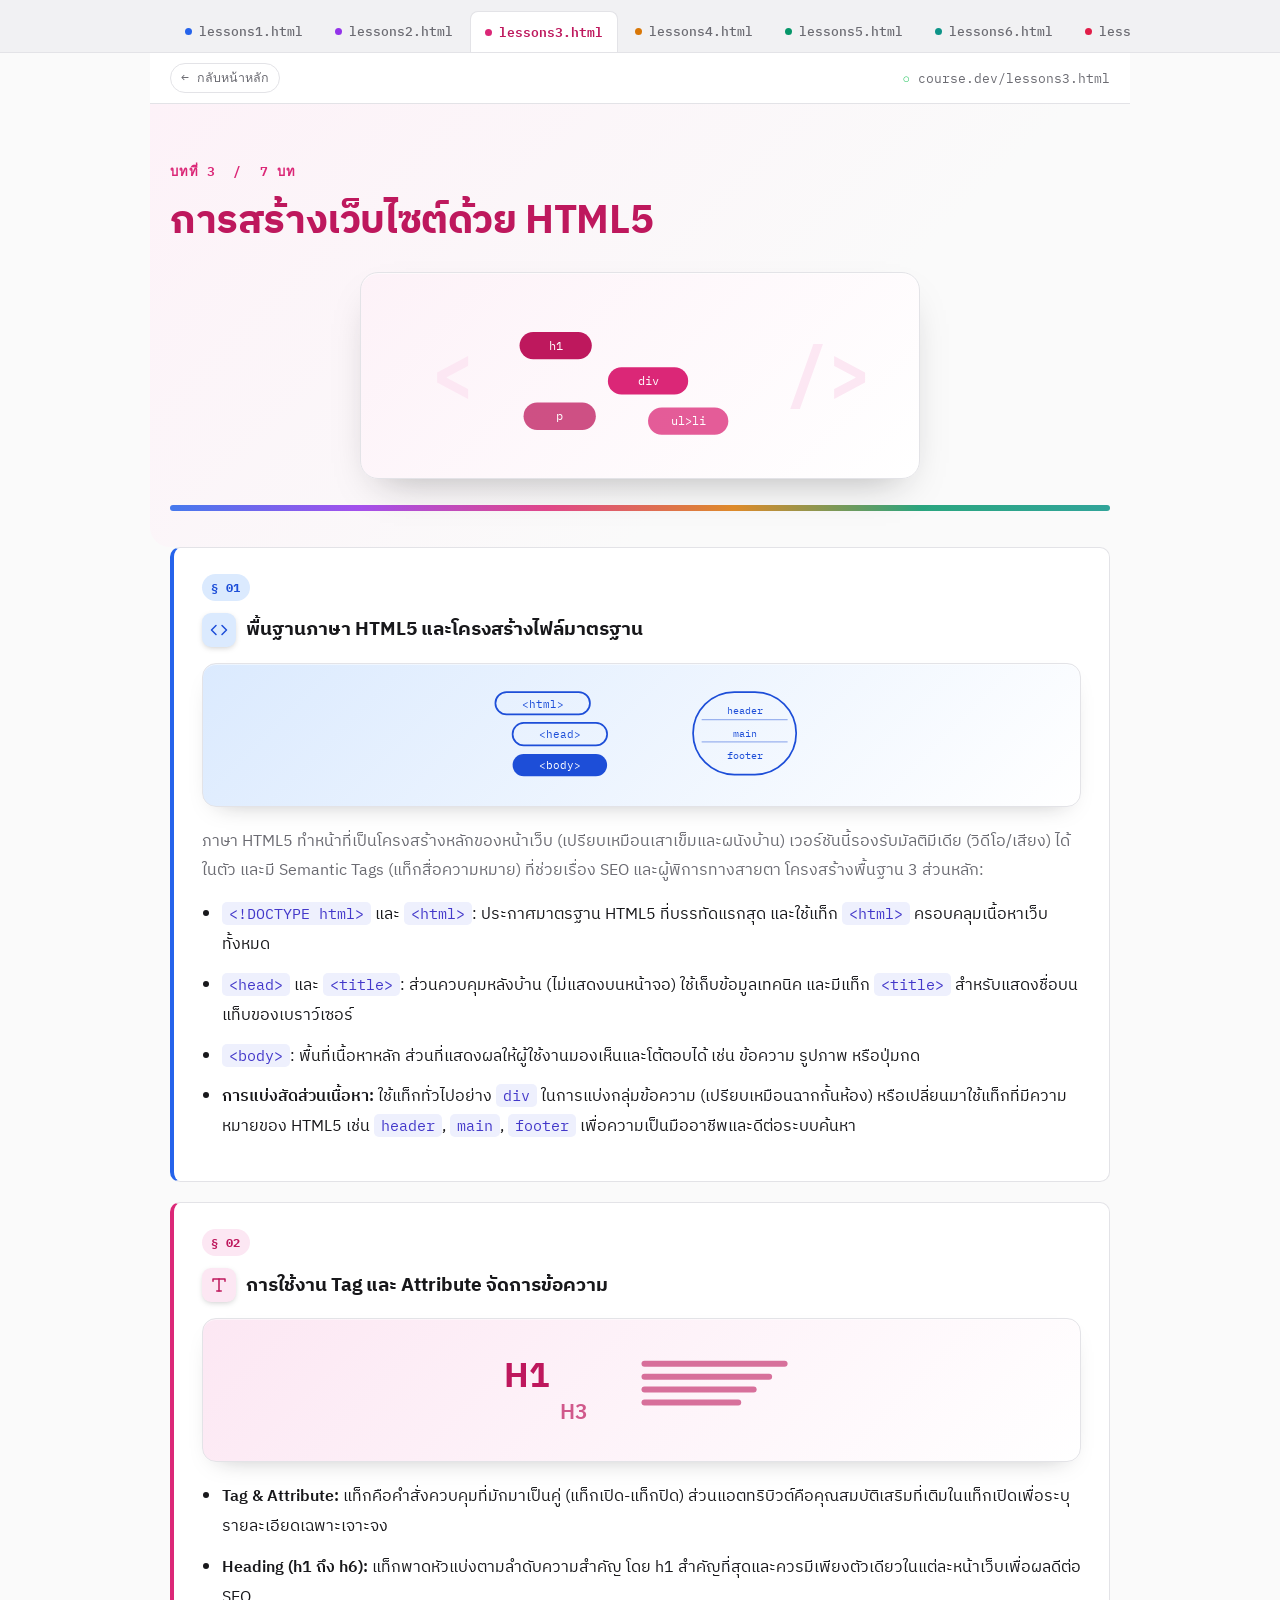
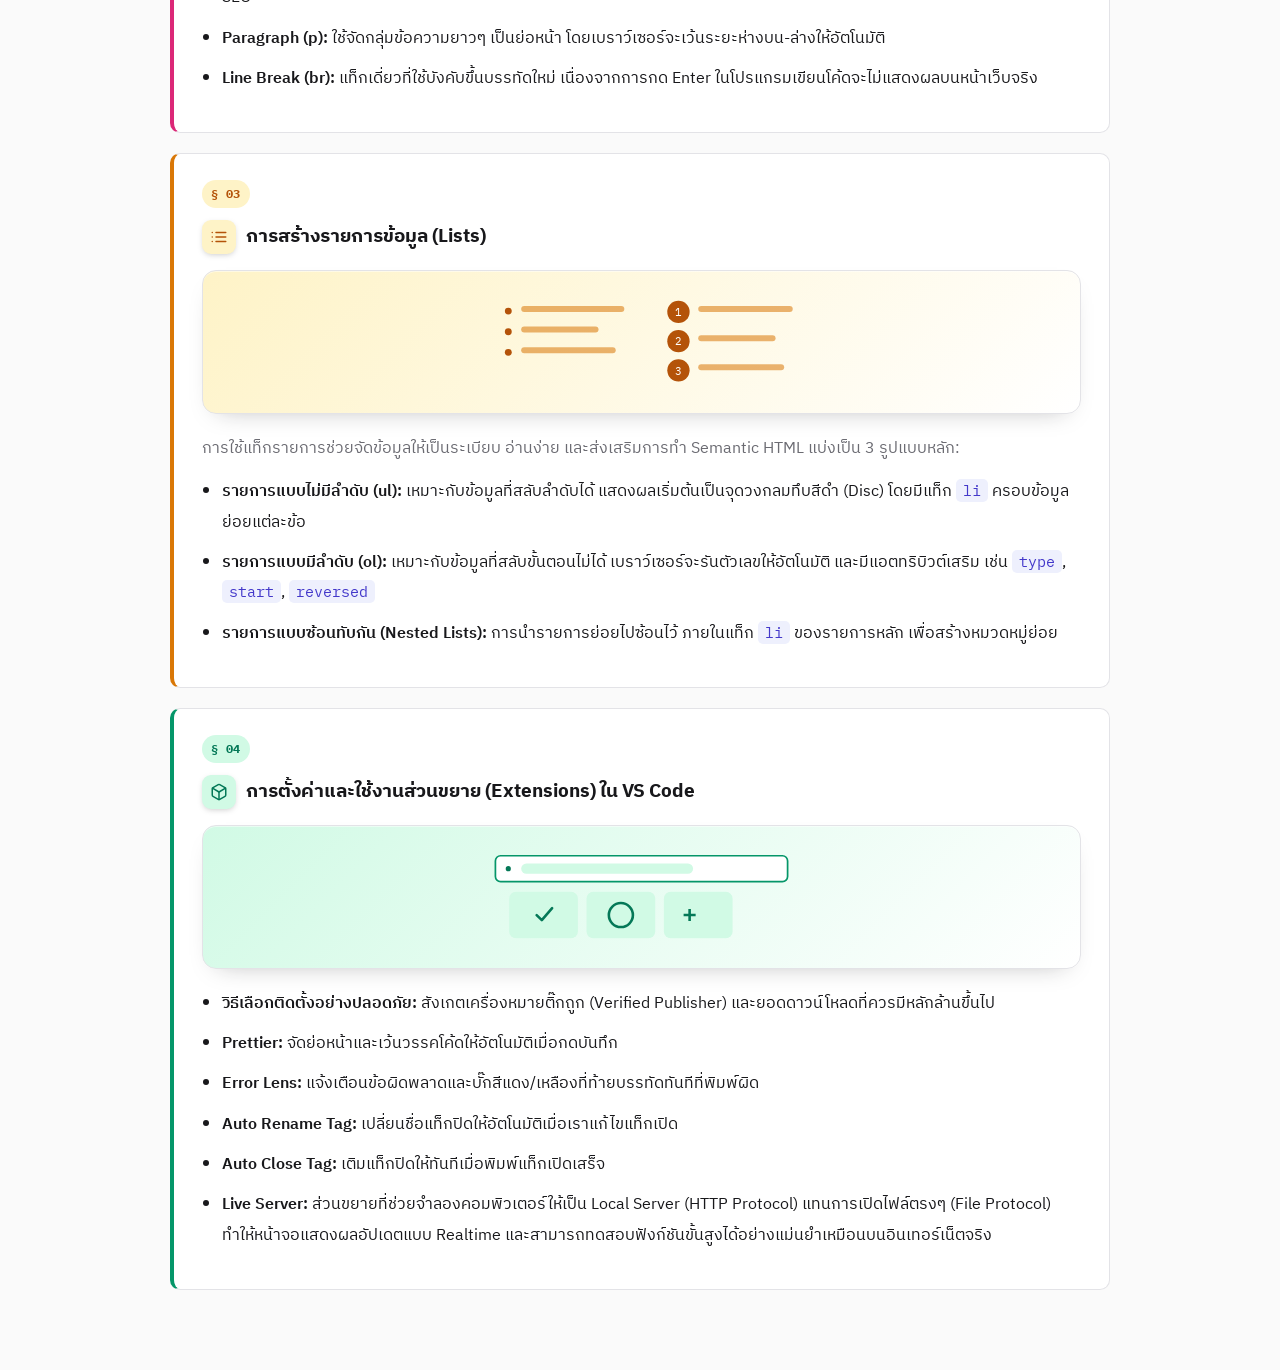
<file: page/lessons3.html>
<!DOCTYPE html>
<html lang="th">
<head>
<meta charset="UTF-8">
<meta name="viewport" content="width=device-width, initial-scale=1">
<title>บทที่ 3: การสร้างเว็บไซต์ด้วย HTML5</title>
<link rel="preconnect" href="https://fonts.googleapis.com">
<link rel="preconnect" href="https://fonts.gstatic.com" crossorigin>
<link href="https://fonts.googleapis.com/css2?family=IBM+Plex+Sans+Thai:wght@400;500;600;700&family=IBM+Plex+Mono:wght@400;500;600&display=swap" rel="stylesheet">
<style>
  :root {
    --bg: #fafafa;
    --surface: #ffffff;
    --surface-alt: #f1f1f3;
    --border: #e3e3e7;
    --text: #18181b;
    --text-muted: #6b6b72;
    --accent: #2952e3;
    --accent-dim: #edf1fe;
    --accent-ink: #1d3fc4;
    --code-text: #4338ca;
    --code-bg: #eef0fd;
    --radius: 10px;
    --ch-accent: #DB2777;
    --ch-dim: #FCE7F3;
    --ch-ink: #BE185D;
    --ch-soft: #FDF2F8;
  }

  * { box-sizing: border-box; }

  html { scroll-behavior: smooth; }

  body {
    font-family: "IBM Plex Sans Thai", "Sarabun", "Tahoma", sans-serif;
    background: var(--bg);
    margin: 0;
    padding: 0 0 80px 0;
    color: var(--text);
    -webkit-font-smoothing: antialiased;
  }

  a { color: inherit; }

  .mono { font-family: "IBM Plex Mono", "Consolas", monospace; }

  /* ---- browser-tab style chapter navigator ---- */
  .tabbar-wrap {
    background: var(--surface-alt);
    border-bottom: 1px solid var(--border);
  }

  .tabbar {
    max-width: 980px;
    margin: 0 auto;
    display: flex;
    gap: 2px;
    padding: 10px 20px 0 20px;
    overflow-x: auto;
  }

  .tabbar a {
    flex: 0 0 auto;
    text-decoration: none;
    font-family: "IBM Plex Mono", monospace;
    font-size: 12.5px;
    font-weight: 500;
    color: var(--text-muted);
    background: transparent;
    padding: 9px 14px;
    border-radius: 8px 8px 0 0;
    border: 1px solid transparent;
    white-space: nowrap;
    display: inline-flex;
    align-items: center;
    gap: 7px;
  }

  .tabbar a .dot {
    width: 7px;
    height: 7px;
    border-radius: 50%;
    flex: 0 0 auto;
  }

  .tabbar a.active {
    background: var(--surface);
    border-color: var(--border);
    border-bottom-color: var(--surface);
    position: relative;
    top: 1px;
    font-weight: 600;
  }

  .addressbar {
    max-width: 980px;
    margin: 0 auto;
    display: flex;
    align-items: center;
    justify-content: space-between;
    gap: 12px;
    padding: 10px 20px;
    background: var(--surface);
    border-bottom: 1px solid var(--border);
    font-family: "IBM Plex Mono", monospace;
    font-size: 12.5px;
    color: var(--text-muted);
  }

  .addressbar .url::before {
    content: "○ ";
    color: #22c55e;
  }

  .back-link {
    text-decoration: none;
    color: var(--text-muted);
    display: inline-flex;
    align-items: center;
    gap: 6px;
    padding: 4px 10px;
    border-radius: 999px;
    border: 1px solid var(--border);
  }

  .back-link:hover {
    color: var(--ch-ink);
    border-color: var(--ch-accent);
  }

  /* ---- hero ---- */
  .hero {
    max-width: 980px;
    margin: 0 auto;
    padding: 56px 20px 36px 20px;
    background: linear-gradient(135deg, var(--ch-soft) 0%, var(--bg) 65%);
    border-radius: 0 0 20px 20px;
  }

  .hero .eyebrow {
    font-family: "IBM Plex Mono", monospace;
    font-size: 13px;
    font-weight: 600;
    letter-spacing: 0.06em;
    color: var(--ch-accent);
    margin: 0 0 14px 0;
  }

  .hero h1 {
    font-size: clamp(28px, 4vw, 40px);
    font-weight: 700;
    line-height: 1.25;
    margin: 0;
    letter-spacing: -0.01em;
    color: var(--ch-ink);
  }

  .hero .rule {
    margin-top: 26px;
    height: 6px;
    border-radius: 999px;
    background: linear-gradient(to right, #2563EB, #9333EA, #DB2777, #D97706, #059669, #0D9488);
    opacity: 0.85;
  }

  /* ---- content ---- */
  .content {
    max-width: 980px;
    margin: 0 auto;
    padding: 0 20px;
    display: flex;
    flex-direction: column;
    gap: 20px;
  }

  .block {
    background: var(--surface);
    border: 1px solid var(--border);
    border-left: 4px solid var(--b-accent, var(--ch-accent));
    border-radius: var(--radius);
    padding: 26px 28px 28px 28px;
  }

  .block .section-eyebrow {
    display: inline-block;
    font-family: "IBM Plex Mono", monospace;
    font-size: 11.5px;
    font-weight: 700;
    color: var(--b-ink, var(--ch-ink));
    background: var(--b-dim, var(--ch-dim));
    padding: 3px 9px;
    border-radius: 999px;
    margin: 0 0 12px 0;
    letter-spacing: 0.04em;
  }

  .block h2 {
    font-size: 19px;
    font-weight: 700;
    margin: 0 0 16px 0;
    color: var(--text);
  }

  .block p {
    color: var(--text-muted);
    line-height: 1.85;
    margin: 0 0 14px 0;
  }

  .block p:last-child { margin-bottom: 0; }

  ul {
    margin: 0;
    padding-left: 20px;
    line-height: 1.9;
  }

  li {
    margin-bottom: 10px;
    color: var(--text);
  }

  li b { font-weight: 600; }

  ul ul {
    margin-top: 10px;
    padding-left: 20px;
  }

  ul ul li {
    color: var(--text-muted);
  }

  .page-ref {
    color: #a1a1aa;
    font-size: 12.5px;
    font-family: "IBM Plex Mono", monospace;
  }

  code {
    background: var(--code-bg);
    padding: 2px 7px;
    border-radius: 5px;
    font-family: "IBM Plex Mono", "Consolas", monospace;
    font-size: 0.92em;
    color: var(--code-text);
  }

  table {
    width: 100%;
    border-collapse: collapse;
    margin-top: 6px;
    font-size: 14.5px;
  }

  th, td {
    border: 1px solid var(--border);
    padding: 12px 14px;
    text-align: left;
    vertical-align: top;
  }

  th {
    background: var(--accent-dim);
    color: var(--accent-ink);
    font-weight: 600;
    font-size: 13.5px;
  }

  td { color: var(--text-muted); }

  td:first-child {
    font-weight: 600;
    color: var(--text);
  }


  /* ---- polish: illustration cards ---- */
  .block-art {
    margin: 4px 0 20px 0;
    padding: 16px;
    border-radius: 14px;
    border: 1px solid var(--border);
    background: linear-gradient(135deg, var(--b-dim) 0%, var(--surface) 100%);
    box-shadow: 0 10px 24px -16px rgba(24,24,27,0.35), inset 0 1px 0 rgba(255,255,255,0.5);
  }
  .block-art svg {
    display: block;
    width: 100%;
    height: 118px;
  }

  .hero-art {
    max-width: 560px;
    margin: 26px auto 0 auto;
    padding: 22px;
    border-radius: 18px;
    border: 1px solid var(--border);
    background: linear-gradient(135deg, var(--ch-soft) 0%, var(--surface) 100%);
    box-shadow: 0 18px 40px -20px rgba(24,24,27,0.35), inset 0 1px 0 rgba(255,255,255,0.6);
  }
  .hero-art svg {
    display: block;
    width: 100%;
    height: auto;
  }

  /* ---- polish: card lift + entrance ---- */
  .block {
    transition: transform 0.25s ease, box-shadow 0.25s ease;
    animation: blockFadeUp 0.55s cubic-bezier(.2,.7,.3,1) both;
  }
  .block:hover {
    transform: translateY(-3px);
    box-shadow: 0 16px 32px -20px rgba(24,24,27,0.35);
  }
  .block:nth-of-type(1) { animation-delay: .03s; }
  .block:nth-of-type(2) { animation-delay: .10s; }
  .block:nth-of-type(3) { animation-delay: .17s; }
  .block:nth-of-type(4) { animation-delay: .24s; }
  .block:nth-of-type(5) { animation-delay: .31s; }

  @keyframes blockFadeUp {
    from { opacity: 0; transform: translateY(16px); }
    to   { opacity: 1; transform: translateY(0); }
  }

  .hero-art, .hero h1, .hero .eyebrow {
    animation: blockFadeUp 0.6s cubic-bezier(.2,.7,.3,1) both;
  }
  .hero .eyebrow { animation-delay: 0s; }
  .hero h1 { animation-delay: .05s; }
  .hero-art { animation-delay: .12s; }

  @media (prefers-reduced-motion: reduce) {
    .block, .hero-art, .hero h1, .hero .eyebrow { animation: none !important; }
    .block:hover { transform: none; }
  }

  @media (max-width: 640px) {
    .hero { padding: 40px 18px 28px 18px; }
    .block { padding: 20px 18px 22px 18px; }
  }
</style>
</head>
<body>

<div class="tabbar-wrap">
  <nav class="tabbar">
    <a href="lessons1.html"><span class="dot" style="background:#2563EB"></span>lessons1.html</a>
    <a href="lessons2.html"><span class="dot" style="background:#9333EA"></span>lessons2.html</a>
    <a href="lessons3.html" class="active" style="border-bottom-color:#DB2777; color:#BE185D;"><span class="dot" style="background:#DB2777"></span>lessons3.html</a>
    <a href="lessons4.html"><span class="dot" style="background:#D97706"></span>lessons4.html</a>
    <a href="lessons5.html"><span class="dot" style="background:#059669"></span>lessons5.html</a>
    <a href="lessons6.html"><span class="dot" style="background:#0D9488"></span>lessons6.html</a>
    <a href="lessons7.html"><span class="dot" style="background:#E11D48"></span>lessons7.html</a>
  </nav>
</div>
<div class="addressbar">
  <a class="back-link" href="../index.html">&larr; กลับหน้าหลัก</a>
  <span class="url mono">course.dev/lessons3.html</span>
</div>

<header class="hero">
  <p class="eyebrow mono">บทที่ 3 &nbsp;/&nbsp; 7 บท</p>
  <h1>การสร้างเว็บไซต์ด้วย HTML5</h1>
  <div class="hero-art"><svg viewBox="0 0 640 200" xmlns="http://www.w3.org/2000/svg" style="width:100%;height:auto;display:block;"><text x="60" y="130" font-family="IBM Plex Mono, monospace" font-size="90" font-weight="700" fill="var(--ch-dim)">&lt;</text>
<text x="500" y="130" font-family="IBM Plex Mono, monospace" font-size="90" font-weight="700" fill="var(--ch-dim)">/&gt;</text>
<rect x="170" y="46" width="90" height="34" rx="17" fill="var(--ch-ink)"/>
<text x="215" y="68" text-anchor="middle" font-family="IBM Plex Mono, monospace" font-size="15" fill="#fff">h1</text>
<rect x="280" y="90" width="100" height="34" rx="17" fill="var(--ch-accent)"/>
<text x="330" y="112" text-anchor="middle" font-family="IBM Plex Mono, monospace" font-size="15" fill="#fff">div</text>
<rect x="175" y="134" width="90" height="34" rx="17" fill="var(--ch-ink)" opacity="0.75"/>
<text x="220" y="156" text-anchor="middle" font-family="IBM Plex Mono, monospace" font-size="15" fill="#fff">p</text>
<rect x="330" y="140" width="100" height="34" rx="17" fill="var(--ch-accent)" opacity="0.75"/>
<text x="380" y="162" text-anchor="middle" font-family="IBM Plex Mono, monospace" font-size="15" fill="#fff">ul&gt;li</text></svg></div>
  <div class="rule"></div>
</header>

<main class="content">
  <section class="block" style="--b-accent:#2563EB; --b-dim:#DBEAFE; --b-ink:#1D4ED8;">
    <p class="section-eyebrow">§ 01</p>
    <h2 style="display:flex;align-items:center;"><span style="display:inline-flex;align-items:center;justify-content:center;width:34px;height:34px;border-radius:9px;background:var(--b-dim);color:var(--b-ink);margin-right:10px;flex:0 0 auto;box-shadow:0 2px 6px -2px rgba(0,0,0,.25);"><svg width="18" height="18" viewBox="0 0 24 24" fill="none" stroke="currentColor" stroke-width="2" stroke-linecap="round" stroke-linejoin="round"><polyline points="16 18 22 12 16 6"/><polyline points="8 6 2 12 8 18"/></svg></span>พื้นฐานภาษา HTML5 และโครงสร้างไฟล์มาตรฐาน</h2>
    <div class="block-art"><svg viewBox="0 0 400 128" xmlns="http://www.w3.org/2000/svg" style="width:100%;height:110px;display:block;">
<rect x="30" y="14" width="110" height="26" rx="13.0" fill="none" stroke="var(--b-ink)" stroke-width="2"/><text x="85.0" y="32.0" text-anchor="middle" font-family="IBM Plex Mono, monospace" font-size="13" fill="var(--b-ink)">&lt;html&gt;</text>
<rect x="50" y="50" width="110" height="26" rx="13.0" fill="none" stroke="var(--b-ink)" stroke-width="2"/><text x="105.0" y="68.0" text-anchor="middle" font-family="IBM Plex Mono, monospace" font-size="13" fill="var(--b-ink)">&lt;head&gt;</text>
<rect x="50" y="86" width="110" height="26" rx="13.0" fill="var(--b-ink)" /><text x="105.0" y="104.0" text-anchor="middle" font-family="IBM Plex Mono, monospace" font-size="13" fill="#fff">&lt;body&gt;</text>
<rect x="260" y="14" width="120" height="96" rx="48.0" fill="none" stroke="var(--b-ink)" stroke-width="2"/><text x="320.0" y="67.0" text-anchor="middle" font-family="IBM Plex Mono, monospace" font-size="13" fill="var(--b-ink)"></text>
<text x="320" y="40" text-anchor="middle" font-family="IBM Plex Mono, monospace" font-size="12" fill="var(--b-ink)">header</text>
<text x="320" y="66" text-anchor="middle" font-family="IBM Plex Mono, monospace" font-size="12" fill="var(--b-ink)">main</text>
<text x="320" y="92" text-anchor="middle" font-family="IBM Plex Mono, monospace" font-size="12" fill="var(--b-ink)">footer</text>
<line x1="270" y1="46" x2="370" y2="46" stroke="var(--b-ink)" stroke-width="1.5" opacity="0.4"/>
<line x1="270" y1="72" x2="370" y2="72" stroke="var(--b-ink)" stroke-width="1.5" opacity="0.4"/>
</svg></div>
    <p>ภาษา HTML5 ทำหน้าที่เป็นโครงสร้างหลักของหน้าเว็บ (เปรียบเหมือนเสาเข็มและผนังบ้าน) เวอร์ชันนี้รองรับมัลติมีเดีย (วิดีโอ/เสียง) ได้ในตัว และมี Semantic Tags (แท็กสื่อความหมาย) ที่ช่วยเรื่อง SEO และผู้พิการทางสายตา โครงสร้างพื้นฐาน 3 ส่วนหลัก:</p>
    <ul>
        <li><code>&lt;!DOCTYPE html&gt;</code> และ <code>&lt;html&gt;</code>: ประกาศมาตรฐาน HTML5 ที่บรรทัดแรกสุด และใช้แท็ก <code>&lt;html&gt;</code> ครอบคลุมเนื้อหาเว็บทั้งหมด</li>
        <li><code>&lt;head&gt;</code> และ <code>&lt;title&gt;</code>: ส่วนควบคุมหลังบ้าน (ไม่แสดงบนหน้าจอ) ใช้เก็บข้อมูลเทคนิค และมีแท็ก <code>&lt;title&gt;</code> สำหรับแสดงชื่อบนแท็บของเบราว์เซอร์</li>
        <li><code>&lt;body&gt;</code>: พื้นที่เนื้อหาหลัก ส่วนที่แสดงผลให้ผู้ใช้งานมองเห็นและโต้ตอบได้ เช่น ข้อความ รูปภาพ หรือปุ่มกด</li>
        <li><b>การแบ่งสัดส่วนเนื้อหา:</b> ใช้แท็กทั่วไปอย่าง <code>div</code> ในการแบ่งกลุ่มข้อความ (เปรียบเหมือนฉากกั้นห้อง) หรือเปลี่ยนมาใช้แท็กที่มีความหมายของ HTML5 เช่น <code>header</code>, <code>main</code>, <code>footer</code> เพื่อความเป็นมืออาชีพและดีต่อระบบค้นหา</li>
    </ul>
  </section>

  <section class="block" style="--b-accent:#DB2777; --b-dim:#FCE7F3; --b-ink:#BE185D;">
    <p class="section-eyebrow">§ 02</p>
    <h2 style="display:flex;align-items:center;"><span style="display:inline-flex;align-items:center;justify-content:center;width:34px;height:34px;border-radius:9px;background:var(--b-dim);color:var(--b-ink);margin-right:10px;flex:0 0 auto;box-shadow:0 2px 6px -2px rgba(0,0,0,.25);"><svg width="18" height="18" viewBox="0 0 24 24" fill="none" stroke="currentColor" stroke-width="2" stroke-linecap="round" stroke-linejoin="round"><polyline points="4 7 4 4 20 4 20 7"/><line x1="9" y1="20" x2="15" y2="20"/><line x1="12" y1="4" x2="12" y2="20"/></svg></span>การใช้งาน Tag และ Attribute จัดการข้อความ</h2>
    <div class="block-art"><svg viewBox="0 0 400 128" xmlns="http://www.w3.org/2000/svg" style="width:100%;height:110px;display:block;">
<text x="40" y="60" font-family="IBM Plex Sans Thai" font-weight="700" font-size="40" fill="var(--b-ink)">H1</text>
<text x="105" y="98" font-family="IBM Plex Sans Thai" font-weight="600" font-size="24" fill="var(--b-ink)" opacity="0.7">H3</text>
<rect x="200" y="30" width="170" height="7" rx="3.5" fill="var(--b-ink)" opacity="0.6"/><rect x="200" y="45" width="152" height="7" rx="3.5" fill="var(--b-ink)" opacity="0.6"/><rect x="200" y="60" width="134" height="7" rx="3.5" fill="var(--b-ink)" opacity="0.6"/><rect x="200" y="75" width="116" height="7" rx="3.5" fill="var(--b-ink)" opacity="0.6"/>
</svg></div>
    <ul>
        <li><b>Tag & Attribute:</b> แท็กคือคำสั่งควบคุมที่มักมาเป็นคู่ (แท็กเปิด-แท็กปิด) ส่วนแอตทริบิวต์คือคุณสมบัติเสริมที่เติมในแท็กเปิดเพื่อระบุรายละเอียดเฉพาะเจาะจง</li>
        <li><b>Heading (h1 ถึง h6):</b> แท็กพาดหัวแบ่งตามลำดับความสำคัญ โดย h1 สำคัญที่สุดและควรมีเพียงตัวเดียวในแต่ละหน้าเว็บเพื่อผลดีต่อ SEO</li>
        <li><b>Paragraph (p):</b> ใช้จัดกลุ่มข้อความยาวๆ เป็นย่อหน้า โดยเบราว์เซอร์จะเว้นระยะห่างบน-ล่างให้อัตโนมัติ</li>
        <li><b>Line Break (br):</b> แท็กเดี่ยวที่ใช้บังคับขึ้นบรรทัดใหม่ เนื่องจากการกด Enter ในโปรแกรมเขียนโค้ดจะไม่แสดงผลบนหน้าเว็บจริง</li>
    </ul>
  </section>

  <section class="block" style="--b-accent:#D97706; --b-dim:#FEF3C7; --b-ink:#B45309;">
    <p class="section-eyebrow">§ 03</p>
    <h2 style="display:flex;align-items:center;"><span style="display:inline-flex;align-items:center;justify-content:center;width:34px;height:34px;border-radius:9px;background:var(--b-dim);color:var(--b-ink);margin-right:10px;flex:0 0 auto;box-shadow:0 2px 6px -2px rgba(0,0,0,.25);"><svg width="18" height="18" viewBox="0 0 24 24" fill="none" stroke="currentColor" stroke-width="2" stroke-linecap="round" stroke-linejoin="round"><line x1="8" y1="6" x2="21" y2="6"/><line x1="8" y1="12" x2="21" y2="12"/><line x1="8" y1="18" x2="21" y2="18"/><line x1="3" y1="6" x2="3.01" y2="6"/><line x1="3" y1="12" x2="3.01" y2="12"/><line x1="3" y1="18" x2="3.01" y2="18"/></svg></span>การสร้างรายการข้อมูล (Lists)</h2>
    <div class="block-art"><svg viewBox="0 0 400 128" xmlns="http://www.w3.org/2000/svg" style="width:100%;height:110px;display:block;">
<circle cx="45" cy="28" r="4" fill="var(--b-ink)"/><rect x="60" y="22" width="120" height="7" rx="3.5" fill="var(--b-accent)" opacity="0.55"/>
<circle cx="45" cy="52" r="4" fill="var(--b-ink)"/><rect x="60" y="46" width="90" height="7" rx="3.5" fill="var(--b-accent)" opacity="0.55"/>
<circle cx="45" cy="76" r="4" fill="var(--b-ink)"/><rect x="60" y="70" width="110" height="7" rx="3.5" fill="var(--b-accent)" opacity="0.55"/>
<rect x="230" y="16" width="26" height="26" rx="13.0" fill="var(--b-ink)" /><text x="243.0" y="34.0" text-anchor="middle" font-family="IBM Plex Mono, monospace" font-size="13" fill="#fff">1</text><rect x="266" y="22" width="110" height="7" rx="3.5" fill="var(--b-accent)" opacity="0.55"/>
<rect x="230" y="50" width="26" height="26" rx="13.0" fill="var(--b-ink)" /><text x="243.0" y="68.0" text-anchor="middle" font-family="IBM Plex Mono, monospace" font-size="13" fill="#fff">2</text><rect x="266" y="56" width="90" height="7" rx="3.5" fill="var(--b-accent)" opacity="0.55"/>
<rect x="230" y="84" width="26" height="26" rx="13.0" fill="var(--b-ink)" /><text x="243.0" y="102.0" text-anchor="middle" font-family="IBM Plex Mono, monospace" font-size="13" fill="#fff">3</text><rect x="266" y="90" width="100" height="7" rx="3.5" fill="var(--b-accent)" opacity="0.55"/>
</svg></div>
    <p>การใช้แท็กรายการช่วยจัดข้อมูลให้เป็นระเบียบ อ่านง่าย และส่งเสริมการทำ Semantic HTML แบ่งเป็น 3 รูปแบบหลัก:</p>
    <ul>
        <li><b>รายการแบบไม่มีลำดับ (ul):</b> เหมาะกับข้อมูลที่สลับลำดับได้ แสดงผลเริ่มต้นเป็นจุดวงกลมทึบสีดำ (Disc) โดยมีแท็ก <code>li</code> ครอบข้อมูลย่อยแต่ละข้อ</li>
        <li><b>รายการแบบมีลำดับ (ol):</b> เหมาะกับข้อมูลที่สลับขั้นตอนไม่ได้ เบราว์เซอร์จะรันตัวเลขให้อัตโนมัติ และมีแอตทริบิวต์เสริม เช่น <code>type</code>, <code>start</code>, <code>reversed</code></li>
        <li><b>รายการแบบซ้อนทับกัน (Nested Lists):</b> การนำรายการย่อยไปซ้อนไว้ ภายในแท็ก <code>li</code> ของรายการหลัก เพื่อสร้างหมวดหมู่ย่อย</li>
    </ul>
  </section>

  <section class="block" style="--b-accent:#059669; --b-dim:#D1FAE5; --b-ink:#047857;">
    <p class="section-eyebrow">§ 04</p>
    <h2 style="display:flex;align-items:center;"><span style="display:inline-flex;align-items:center;justify-content:center;width:34px;height:34px;border-radius:9px;background:var(--b-dim);color:var(--b-ink);margin-right:10px;flex:0 0 auto;box-shadow:0 2px 6px -2px rgba(0,0,0,.25);"><svg width="18" height="18" viewBox="0 0 24 24" fill="none" stroke="currentColor" stroke-width="2" stroke-linecap="round" stroke-linejoin="round"><path d="M21 16V8a2 2 0 0 0-1-1.73l-7-4a2 2 0 0 0-2 0l-7 4A2 2 0 0 0 3 8v8a2 2 0 0 0 1 1.73l7 4a2 2 0 0 0 2 0l7-4A2 2 0 0 0 21 16z"/><polyline points="3.27 6.96 12 12.01 20.73 6.96"/><line x1="12" y1="22.08" x2="12" y2="12"/></svg></span>การตั้งค่าและใช้งานส่วนขยาย (Extensions) ใน VS Code</h2>
    <div class="block-art"><svg viewBox="0 0 400 128" xmlns="http://www.w3.org/2000/svg" style="width:100%;height:110px;display:block;">
<rect x="30" y="16" width="340" height="30" rx="6" fill="var(--surface)" stroke="var(--b-accent)" stroke-width="2"/>
<circle cx="45" cy="31" r="3" fill="var(--b-ink)"/>
<rect x="60" y="25" width="200" height="12" rx="6" fill="var(--b-dim)"/>
<rect x="46" y="58" width="80" height="54" rx="8" fill="var(--b-dim)"/>
<rect x="136" y="58" width="80" height="54" rx="8" fill="var(--b-dim)"/>
<rect x="226" y="58" width="80" height="54" rx="8" fill="var(--b-dim)"/>
<path d="M78 85l6 6 12-14" stroke="var(--b-ink)" stroke-width="3" fill="none" stroke-linecap="round" stroke-linejoin="round"/>
<circle cx="176" cy="85" r="14" fill="none" stroke="var(--b-ink)" stroke-width="3"/>
<path d="M256 78v14M249 85h14" stroke="var(--b-ink)" stroke-width="3"/>
</svg></div>
    <ul>
        <li><b>วิธีเลือกติดตั้งอย่างปลอดภัย:</b> สังเกตเครื่องหมายติ๊กถูก (Verified Publisher) และยอดดาวน์โหลดที่ควรมีหลักล้านขึ้นไป</li>
        <li><b>Prettier:</b> จัดย่อหน้าและเว้นวรรคโค้ดให้อัตโนมัติเมื่อกดบันทึก</li>
        <li><b>Error Lens:</b> แจ้งเตือนข้อผิดพลาดและบั๊กสีแดง/เหลืองที่ท้ายบรรทัดทันทีที่พิมพ์ผิด</li>
        <li><b>Auto Rename Tag:</b> เปลี่ยนชื่อแท็กปิดให้อัตโนมัติเมื่อเราแก้ไขแท็กเปิด</li>
        <li><b>Auto Close Tag:</b> เติมแท็กปิดให้ทันทีเมื่อพิมพ์แท็กเปิดเสร็จ</li>
        <li><b>Live Server:</b> ส่วนขยายที่ช่วยจำลองคอมพิวเตอร์ให้เป็น Local Server (HTTP Protocol) แทนการเปิดไฟล์ตรงๆ (File Protocol) ทำให้หน้าจอแสดงผลอัปเดตแบบ Realtime และสามารถทดสอบฟังก์ชันขั้นสูงได้อย่างแม่นยำเหมือนบนอินเทอร์เน็ตจริง</li>
    </ul>
  </section>

</main>

</body>
</html>
</file>
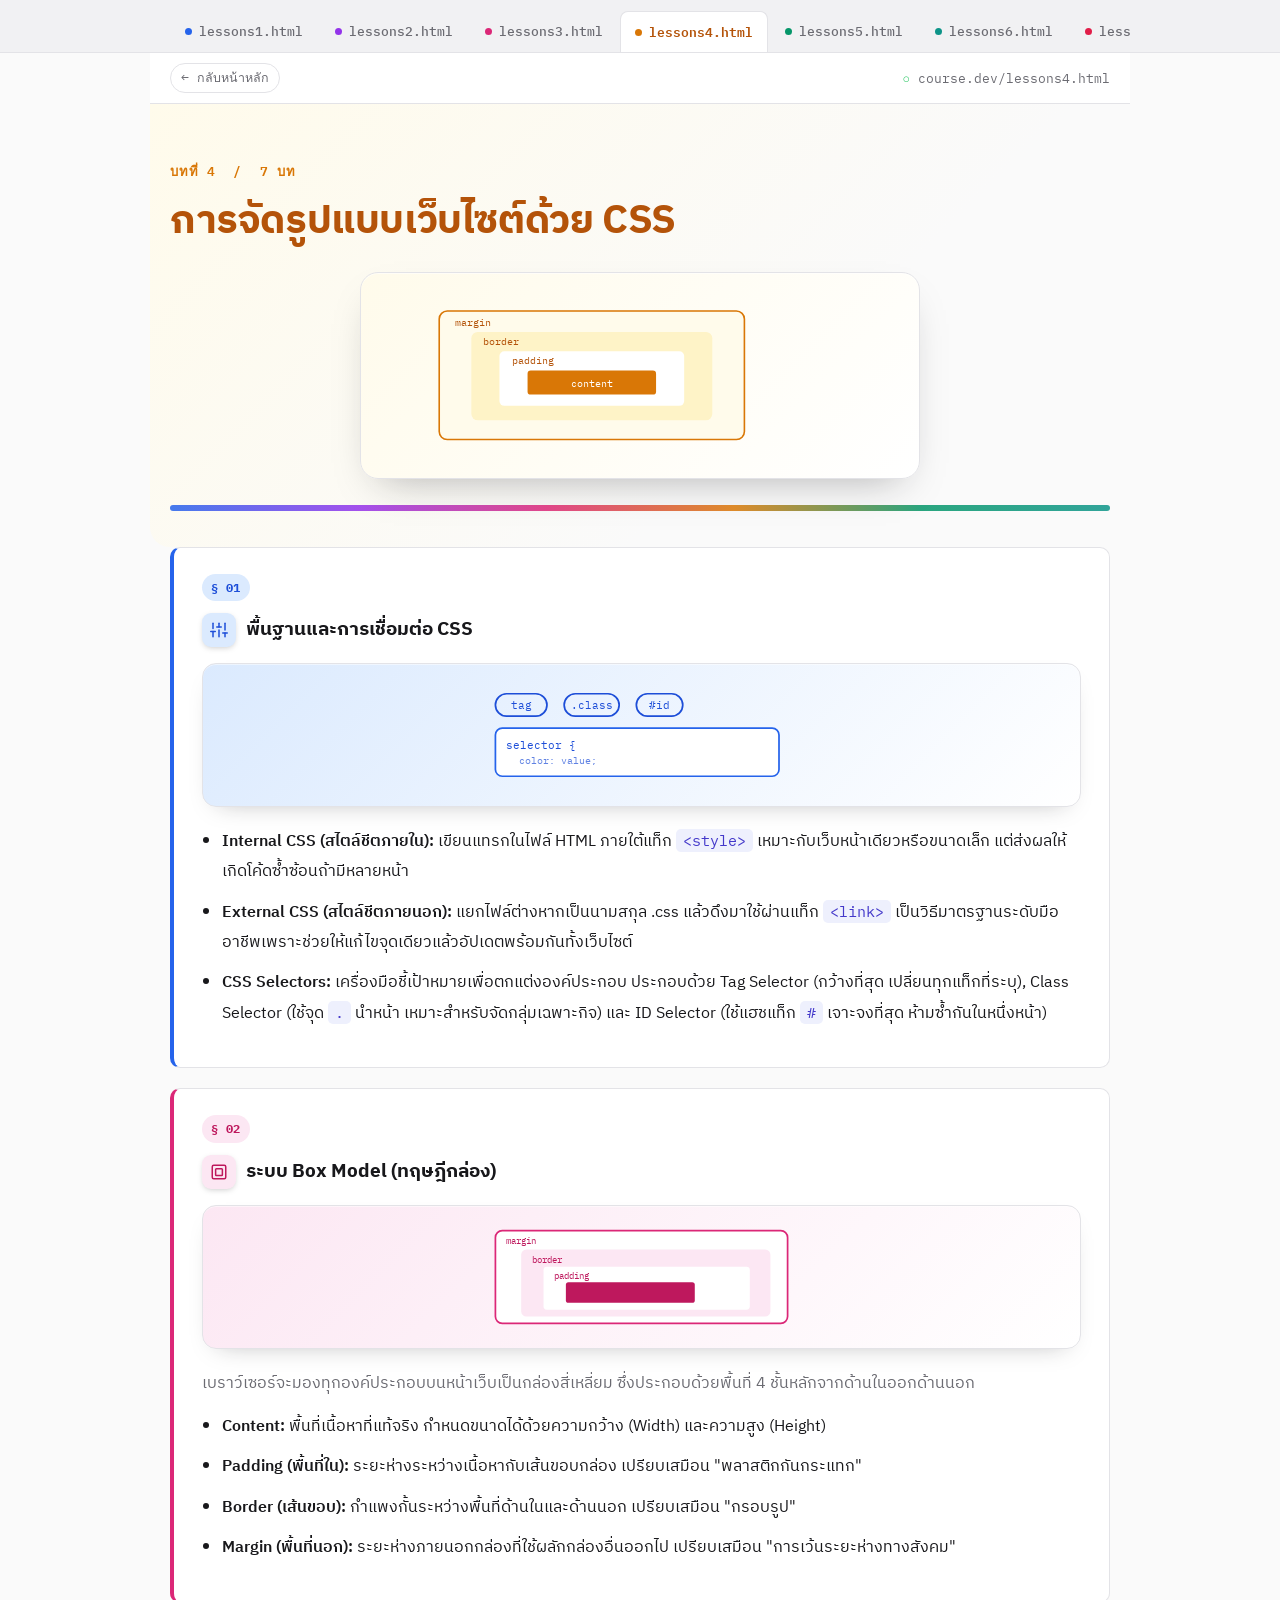
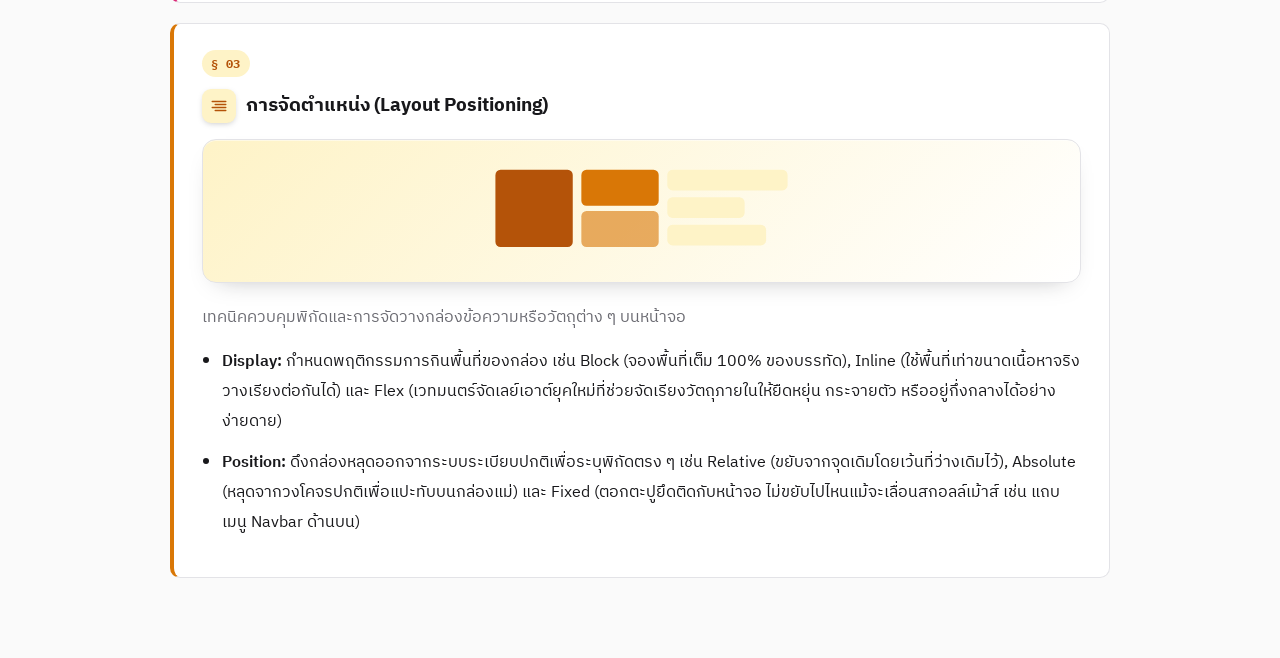
<file: page/lessons4.html>
<!DOCTYPE html>
<html lang="th">
<head>
<meta charset="UTF-8">
<meta name="viewport" content="width=device-width, initial-scale=1">
<title>บทที่ 4: การจัดรูปแบบเว็บไซต์ด้วย CSS</title>
<link rel="preconnect" href="https://fonts.googleapis.com">
<link rel="preconnect" href="https://fonts.gstatic.com" crossorigin>
<link href="https://fonts.googleapis.com/css2?family=IBM+Plex+Sans+Thai:wght@400;500;600;700&family=IBM+Plex+Mono:wght@400;500;600&display=swap" rel="stylesheet">
<style>
  :root {
    --bg: #fafafa;
    --surface: #ffffff;
    --surface-alt: #f1f1f3;
    --border: #e3e3e7;
    --text: #18181b;
    --text-muted: #6b6b72;
    --accent: #2952e3;
    --accent-dim: #edf1fe;
    --accent-ink: #1d3fc4;
    --code-text: #4338ca;
    --code-bg: #eef0fd;
    --radius: 10px;
    --ch-accent: #D97706;
    --ch-dim: #FEF3C7;
    --ch-ink: #B45309;
    --ch-soft: #FFFBEB;
  }

  * { box-sizing: border-box; }

  html { scroll-behavior: smooth; }

  body {
    font-family: "IBM Plex Sans Thai", "Sarabun", "Tahoma", sans-serif;
    background: var(--bg);
    margin: 0;
    padding: 0 0 80px 0;
    color: var(--text);
    -webkit-font-smoothing: antialiased;
  }

  a { color: inherit; }

  .mono { font-family: "IBM Plex Mono", "Consolas", monospace; }

  /* ---- browser-tab style chapter navigator ---- */
  .tabbar-wrap {
    background: var(--surface-alt);
    border-bottom: 1px solid var(--border);
  }

  .tabbar {
    max-width: 980px;
    margin: 0 auto;
    display: flex;
    gap: 2px;
    padding: 10px 20px 0 20px;
    overflow-x: auto;
  }

  .tabbar a {
    flex: 0 0 auto;
    text-decoration: none;
    font-family: "IBM Plex Mono", monospace;
    font-size: 12.5px;
    font-weight: 500;
    color: var(--text-muted);
    background: transparent;
    padding: 9px 14px;
    border-radius: 8px 8px 0 0;
    border: 1px solid transparent;
    white-space: nowrap;
    display: inline-flex;
    align-items: center;
    gap: 7px;
  }

  .tabbar a .dot {
    width: 7px;
    height: 7px;
    border-radius: 50%;
    flex: 0 0 auto;
  }

  .tabbar a.active {
    background: var(--surface);
    border-color: var(--border);
    border-bottom-color: var(--surface);
    position: relative;
    top: 1px;
    font-weight: 600;
  }

  .addressbar {
    max-width: 980px;
    margin: 0 auto;
    display: flex;
    align-items: center;
    justify-content: space-between;
    gap: 12px;
    padding: 10px 20px;
    background: var(--surface);
    border-bottom: 1px solid var(--border);
    font-family: "IBM Plex Mono", monospace;
    font-size: 12.5px;
    color: var(--text-muted);
  }

  .addressbar .url::before {
    content: "○ ";
    color: #22c55e;
  }

  .back-link {
    text-decoration: none;
    color: var(--text-muted);
    display: inline-flex;
    align-items: center;
    gap: 6px;
    padding: 4px 10px;
    border-radius: 999px;
    border: 1px solid var(--border);
  }

  .back-link:hover {
    color: var(--ch-ink);
    border-color: var(--ch-accent);
  }

  /* ---- hero ---- */
  .hero {
    max-width: 980px;
    margin: 0 auto;
    padding: 56px 20px 36px 20px;
    background: linear-gradient(135deg, var(--ch-soft) 0%, var(--bg) 65%);
    border-radius: 0 0 20px 20px;
  }

  .hero .eyebrow {
    font-family: "IBM Plex Mono", monospace;
    font-size: 13px;
    font-weight: 600;
    letter-spacing: 0.06em;
    color: var(--ch-accent);
    margin: 0 0 14px 0;
  }

  .hero h1 {
    font-size: clamp(28px, 4vw, 40px);
    font-weight: 700;
    line-height: 1.25;
    margin: 0;
    letter-spacing: -0.01em;
    color: var(--ch-ink);
  }

  .hero .rule {
    margin-top: 26px;
    height: 6px;
    border-radius: 999px;
    background: linear-gradient(to right, #2563EB, #9333EA, #DB2777, #D97706, #059669, #0D9488);
    opacity: 0.85;
  }

  /* ---- content ---- */
  .content {
    max-width: 980px;
    margin: 0 auto;
    padding: 0 20px;
    display: flex;
    flex-direction: column;
    gap: 20px;
  }

  .block {
    background: var(--surface);
    border: 1px solid var(--border);
    border-left: 4px solid var(--b-accent, var(--ch-accent));
    border-radius: var(--radius);
    padding: 26px 28px 28px 28px;
  }

  .block .section-eyebrow {
    display: inline-block;
    font-family: "IBM Plex Mono", monospace;
    font-size: 11.5px;
    font-weight: 700;
    color: var(--b-ink, var(--ch-ink));
    background: var(--b-dim, var(--ch-dim));
    padding: 3px 9px;
    border-radius: 999px;
    margin: 0 0 12px 0;
    letter-spacing: 0.04em;
  }

  .block h2 {
    font-size: 19px;
    font-weight: 700;
    margin: 0 0 16px 0;
    color: var(--text);
  }

  .block p {
    color: var(--text-muted);
    line-height: 1.85;
    margin: 0 0 14px 0;
  }

  .block p:last-child { margin-bottom: 0; }

  ul {
    margin: 0;
    padding-left: 20px;
    line-height: 1.9;
  }

  li {
    margin-bottom: 10px;
    color: var(--text);
  }

  li b { font-weight: 600; }

  ul ul {
    margin-top: 10px;
    padding-left: 20px;
  }

  ul ul li {
    color: var(--text-muted);
  }

  .page-ref {
    color: #a1a1aa;
    font-size: 12.5px;
    font-family: "IBM Plex Mono", monospace;
  }

  code {
    background: var(--code-bg);
    padding: 2px 7px;
    border-radius: 5px;
    font-family: "IBM Plex Mono", "Consolas", monospace;
    font-size: 0.92em;
    color: var(--code-text);
  }

  table {
    width: 100%;
    border-collapse: collapse;
    margin-top: 6px;
    font-size: 14.5px;
  }

  th, td {
    border: 1px solid var(--border);
    padding: 12px 14px;
    text-align: left;
    vertical-align: top;
  }

  th {
    background: var(--accent-dim);
    color: var(--accent-ink);
    font-weight: 600;
    font-size: 13.5px;
  }

  td { color: var(--text-muted); }

  td:first-child {
    font-weight: 600;
    color: var(--text);
  }


  /* ---- polish: illustration cards ---- */
  .block-art {
    margin: 4px 0 20px 0;
    padding: 16px;
    border-radius: 14px;
    border: 1px solid var(--border);
    background: linear-gradient(135deg, var(--b-dim) 0%, var(--surface) 100%);
    box-shadow: 0 10px 24px -16px rgba(24,24,27,0.35), inset 0 1px 0 rgba(255,255,255,0.5);
  }
  .block-art svg {
    display: block;
    width: 100%;
    height: 118px;
  }

  .hero-art {
    max-width: 560px;
    margin: 26px auto 0 auto;
    padding: 22px;
    border-radius: 18px;
    border: 1px solid var(--border);
    background: linear-gradient(135deg, var(--ch-soft) 0%, var(--surface) 100%);
    box-shadow: 0 18px 40px -20px rgba(24,24,27,0.35), inset 0 1px 0 rgba(255,255,255,0.6);
  }
  .hero-art svg {
    display: block;
    width: 100%;
    height: auto;
  }

  /* ---- polish: card lift + entrance ---- */
  .block {
    transition: transform 0.25s ease, box-shadow 0.25s ease;
    animation: blockFadeUp 0.55s cubic-bezier(.2,.7,.3,1) both;
  }
  .block:hover {
    transform: translateY(-3px);
    box-shadow: 0 16px 32px -20px rgba(24,24,27,0.35);
  }
  .block:nth-of-type(1) { animation-delay: .03s; }
  .block:nth-of-type(2) { animation-delay: .10s; }
  .block:nth-of-type(3) { animation-delay: .17s; }
  .block:nth-of-type(4) { animation-delay: .24s; }
  .block:nth-of-type(5) { animation-delay: .31s; }

  @keyframes blockFadeUp {
    from { opacity: 0; transform: translateY(16px); }
    to   { opacity: 1; transform: translateY(0); }
  }

  .hero-art, .hero h1, .hero .eyebrow {
    animation: blockFadeUp 0.6s cubic-bezier(.2,.7,.3,1) both;
  }
  .hero .eyebrow { animation-delay: 0s; }
  .hero h1 { animation-delay: .05s; }
  .hero-art { animation-delay: .12s; }

  @media (prefers-reduced-motion: reduce) {
    .block, .hero-art, .hero h1, .hero .eyebrow { animation: none !important; }
    .block:hover { transform: none; }
  }

  @media (max-width: 640px) {
    .hero { padding: 40px 18px 28px 18px; }
    .block { padding: 20px 18px 22px 18px; }
  }
</style>
</head>
<body>

<div class="tabbar-wrap">
  <nav class="tabbar">
    <a href="lessons1.html"><span class="dot" style="background:#2563EB"></span>lessons1.html</a>
    <a href="lessons2.html"><span class="dot" style="background:#9333EA"></span>lessons2.html</a>
    <a href="lessons3.html"><span class="dot" style="background:#DB2777"></span>lessons3.html</a>
    <a href="lessons4.html" class="active" style="border-bottom-color:#D97706; color:#B45309;"><span class="dot" style="background:#D97706"></span>lessons4.html</a>
    <a href="lessons5.html"><span class="dot" style="background:#059669"></span>lessons5.html</a>
    <a href="lessons6.html"><span class="dot" style="background:#0D9488"></span>lessons6.html</a>
    <a href="lessons7.html"><span class="dot" style="background:#E11D48"></span>lessons7.html</a>
  </nav>
</div>
<div class="addressbar">
  <a class="back-link" href="../index.html">&larr; กลับหน้าหลัก</a>
  <span class="url mono">course.dev/lessons4.html</span>
</div>

<header class="hero">
  <p class="eyebrow mono">บทที่ 4 &nbsp;/&nbsp; 7 บท</p>
  <h1>การจัดรูปแบบเว็บไซต์ด้วย CSS</h1>
  <div class="hero-art"><svg viewBox="0 0 640 200" xmlns="http://www.w3.org/2000/svg" style="width:100%;height:auto;display:block;"><rect x="70" y="20" width="380" height="160" rx="10" fill="var(--ch-soft)" stroke="var(--ch-accent)" stroke-width="2"/>
<text x="90" y="38" font-family="IBM Plex Mono, monospace" font-size="12" fill="var(--ch-ink)">margin</text>
<rect x="110" y="46" width="300" height="110" rx="8" fill="var(--ch-dim)"/>
<text x="125" y="62" font-family="IBM Plex Mono, monospace" font-size="12" fill="var(--ch-ink)">border</text>
<rect x="145" y="70" width="230" height="68" rx="6" fill="var(--surface)"/>
<text x="160" y="86" font-family="IBM Plex Mono, monospace" font-size="12" fill="var(--ch-ink)">padding</text>
<rect x="180" y="94" width="160" height="30" rx="4" fill="var(--ch-accent)"/>
<text x="260" y="114" text-anchor="middle" font-family="IBM Plex Mono, monospace" font-size="13" fill="#fff">content</text></svg></div>
  <div class="rule"></div>
</header>

<main class="content">
  <section class="block" style="--b-accent:#2563EB; --b-dim:#DBEAFE; --b-ink:#1D4ED8;">
    <p class="section-eyebrow">§ 01</p>
    <h2 style="display:flex;align-items:center;"><span style="display:inline-flex;align-items:center;justify-content:center;width:34px;height:34px;border-radius:9px;background:var(--b-dim);color:var(--b-ink);margin-right:10px;flex:0 0 auto;box-shadow:0 2px 6px -2px rgba(0,0,0,.25);"><svg width="18" height="18" viewBox="0 0 24 24" fill="none" stroke="currentColor" stroke-width="2" stroke-linecap="round" stroke-linejoin="round"><line x1="4" y1="21" x2="4" y2="14"/><line x1="4" y1="10" x2="4" y2="3"/><line x1="12" y1="21" x2="12" y2="12"/><line x1="12" y1="8" x2="12" y2="3"/><line x1="20" y1="21" x2="20" y2="16"/><line x1="20" y1="12" x2="20" y2="3"/><line x1="1" y1="14" x2="7" y2="14"/><line x1="9" y1="8" x2="15" y2="8"/><line x1="17" y1="16" x2="23" y2="16"/></svg></span>พื้นฐานและการเชื่อมต่อ CSS</h2>
    <div class="block-art"><svg viewBox="0 0 400 128" xmlns="http://www.w3.org/2000/svg" style="width:100%;height:110px;display:block;">
<rect x="30" y="16" width="60" height="26" rx="13.0" fill="none" stroke="var(--b-ink)" stroke-width="2"/><text x="60.0" y="34.0" text-anchor="middle" font-family="IBM Plex Mono, monospace" font-size="13" fill="var(--b-ink)">tag</text>
<rect x="110" y="16" width="64" height="26" rx="13.0" fill="none" stroke="var(--b-ink)" stroke-width="2"/><text x="142.0" y="34.0" text-anchor="middle" font-family="IBM Plex Mono, monospace" font-size="13" fill="var(--b-ink)">.class</text>
<rect x="194" y="16" width="54" height="26" rx="13.0" fill="none" stroke="var(--b-ink)" stroke-width="2"/><text x="221.0" y="34.0" text-anchor="middle" font-family="IBM Plex Mono, monospace" font-size="13" fill="var(--b-ink)">#id</text>
<rect x="30" y="56" width="330" height="56" rx="8" fill="var(--surface)" stroke="var(--b-accent)" stroke-width="2"/>
<text x="42" y="80" font-family="IBM Plex Mono, monospace" font-size="13" fill="var(--b-ink)">selector {</text>
<text x="58" y="98" font-family="IBM Plex Mono, monospace" font-size="12" fill="var(--b-ink)" opacity="0.7">color: value;</text>
</svg></div>
    <ul>
        <li><b>Internal CSS (สไตล์ชีตภายใน):</b> เขียนแทรกในไฟล์ HTML ภายใต้แท็ก <code>&lt;style&gt;</code> เหมาะกับเว็บหน้าเดียวหรือขนาดเล็ก แต่ส่งผลให้เกิดโค้ดซ้ำซ้อนถ้ามีหลายหน้า</li>
        <li><b>External CSS (สไตล์ชีตภายนอก):</b> แยกไฟล์ต่างหากเป็นนามสกุล .css แล้วดึงมาใช้ผ่านแท็ก <code>&lt;link&gt;</code> เป็นวิธีมาตรฐานระดับมืออาชีพเพราะช่วยให้แก้ไขจุดเดียวแล้วอัปเดตพร้อมกันทั้งเว็บไซต์</li>
        <li><b>CSS Selectors:</b> เครื่องมือชี้เป้าหมายเพื่อตกแต่งองค์ประกอบ ประกอบด้วย Tag Selector (กว้างที่สุด เปลี่ยนทุกแท็กที่ระบุ), Class Selector (ใช้จุด <code>.</code> นำหน้า เหมาะสำหรับจัดกลุ่มเฉพาะกิจ) และ ID Selector (ใช้แฮชแท็ก <code>#</code> เจาะจงที่สุด ห้ามซ้ำกันในหนึ่งหน้า)</li>
    </ul>
  </section>

  <section class="block" style="--b-accent:#DB2777; --b-dim:#FCE7F3; --b-ink:#BE185D;">
    <p class="section-eyebrow">§ 02</p>
    <h2 style="display:flex;align-items:center;"><span style="display:inline-flex;align-items:center;justify-content:center;width:34px;height:34px;border-radius:9px;background:var(--b-dim);color:var(--b-ink);margin-right:10px;flex:0 0 auto;box-shadow:0 2px 6px -2px rgba(0,0,0,.25);"><svg width="18" height="18" viewBox="0 0 24 24" fill="none" stroke="currentColor" stroke-width="2" stroke-linecap="round" stroke-linejoin="round"><rect x="3" y="3" width="18" height="18" rx="2"/><rect x="7.5" y="7.5" width="9" height="9" rx="1"/></svg></span>ระบบ Box Model (ทฤษฎีกล่อง)</h2>
    <div class="block-art"><svg viewBox="0 0 400 128" xmlns="http://www.w3.org/2000/svg" style="width:100%;height:110px;display:block;">
<rect x="30" y="10" width="340" height="108" rx="8" fill="var(--surface)" stroke="var(--b-accent)" stroke-width="2"/>
<text x="42" y="26" font-family="IBM Plex Mono, monospace" font-size="10" fill="var(--b-ink)">margin</text>
<rect x="60" y="32" width="290" height="78" rx="6" fill="var(--b-dim)"/>
<text x="72" y="48" font-family="IBM Plex Mono, monospace" font-size="10" fill="var(--b-ink)">border</text>
<rect x="86" y="52" width="240" height="50" rx="4" fill="var(--surface)"/>
<text x="98" y="66" font-family="IBM Plex Mono, monospace" font-size="10" fill="var(--b-ink)">padding</text>
<rect x="112" y="70" width="150" height="24" rx="3" fill="var(--b-ink)"/>
</svg></div>
    <p>เบราว์เซอร์จะมองทุกองค์ประกอบบนหน้าเว็บเป็นกล่องสี่เหลี่ยม ซึ่งประกอบด้วยพื้นที่ 4 ชั้นหลักจากด้านในออกด้านนอก</p>
    <ul>
        <li><b>Content:</b> พื้นที่เนื้อหาที่แท้จริง กำหนดขนาดได้ด้วยความกว้าง (Width) และความสูง (Height)</li>
        <li><b>Padding (พื้นที่ใน):</b> ระยะห่างระหว่างเนื้อหากับเส้นขอบกล่อง เปรียบเสมือน "พลาสติกกันกระแทก"</li>
        <li><b>Border (เส้นขอบ):</b> กำแพงกั้นระหว่างพื้นที่ด้านในและด้านนอก เปรียบเสมือน "กรอบรูป"</li>
        <li><b>Margin (พื้นที่นอก):</b> ระยะห่างภายนอกกล่องที่ใช้ผลักกล่องอื่นออกไป เปรียบเสมือน "การเว้นระยะห่างทางสังคม"</li>
    </ul>
  </section>

  <section class="block" style="--b-accent:#D97706; --b-dim:#FEF3C7; --b-ink:#B45309;">
    <p class="section-eyebrow">§ 03</p>
    <h2 style="display:flex;align-items:center;"><span style="display:inline-flex;align-items:center;justify-content:center;width:34px;height:34px;border-radius:9px;background:var(--b-dim);color:var(--b-ink);margin-right:10px;flex:0 0 auto;box-shadow:0 2px 6px -2px rgba(0,0,0,.25);"><svg width="18" height="18" viewBox="0 0 24 24" fill="none" stroke="currentColor" stroke-width="2" stroke-linecap="round" stroke-linejoin="round"><line x1="21" y1="10" x2="7" y2="10"/><line x1="21" y1="6" x2="3" y2="6"/><line x1="21" y1="14" x2="3" y2="14"/><line x1="21" y1="18" x2="7" y2="18"/></svg></span>การจัดตำแหน่ง (Layout Positioning)</h2>
    <div class="block-art"><svg viewBox="0 0 400 128" xmlns="http://www.w3.org/2000/svg" style="width:100%;height:110px;display:block;">
<rect x="30" y="16" width="90" height="90" rx="6" fill="var(--b-ink)"/>
<rect x="130" y="16" width="90" height="42" rx="6" fill="var(--b-accent)"/>
<rect x="130" y="64" width="90" height="42" rx="6" fill="var(--b-accent)" opacity="0.6"/>
<rect x="230" y="16" width="140" height="24" rx="6" fill="var(--b-dim)"/>
<rect x="230" y="48" width="90" height="24" rx="6" fill="var(--b-dim)"/>
<rect x="230" y="80" width="115" height="24" rx="6" fill="var(--b-dim)"/>
</svg></div>
    <p>เทคนิคควบคุมพิกัดและการจัดวางกล่องข้อความหรือวัตถุต่าง ๆ บนหน้าจอ</p>
    <ul>
        <li><b>Display:</b> กำหนดพฤติกรรมการกินพื้นที่ของกล่อง เช่น Block (จองพื้นที่เต็ม 100% ของบรรทัด), Inline (ใช้พื้นที่เท่าขนาดเนื้อหาจริง วางเรียงต่อกันได้) และ Flex (เวทมนตร์จัดเลย์เอาต์ยุคใหม่ที่ช่วยจัดเรียงวัตถุภายในให้ยืดหยุ่น กระจายตัว หรืออยู่กึ่งกลางได้อย่างง่ายดาย)</li>
        <li><b>Position:</b> ดึงกล่องหลุดออกจากระบบระเบียบปกติเพื่อระบุพิกัดตรง ๆ เช่น Relative (ขยับจากจุดเดิมโดยเว้นที่ว่างเดิมไว้), Absolute (หลุดจากวงโคจรปกติเพื่อแปะทับบนกล่องแม่) และ Fixed (ตอกตะปูยึดติดกับหน้าจอ ไม่ขยับไปไหนแม้จะเลื่อนสกอลล์เม้าส์ เช่น แถบเมนู Navbar ด้านบน)</li>
    </ul>
  </section>

</main>

</body>
</html>
</file>
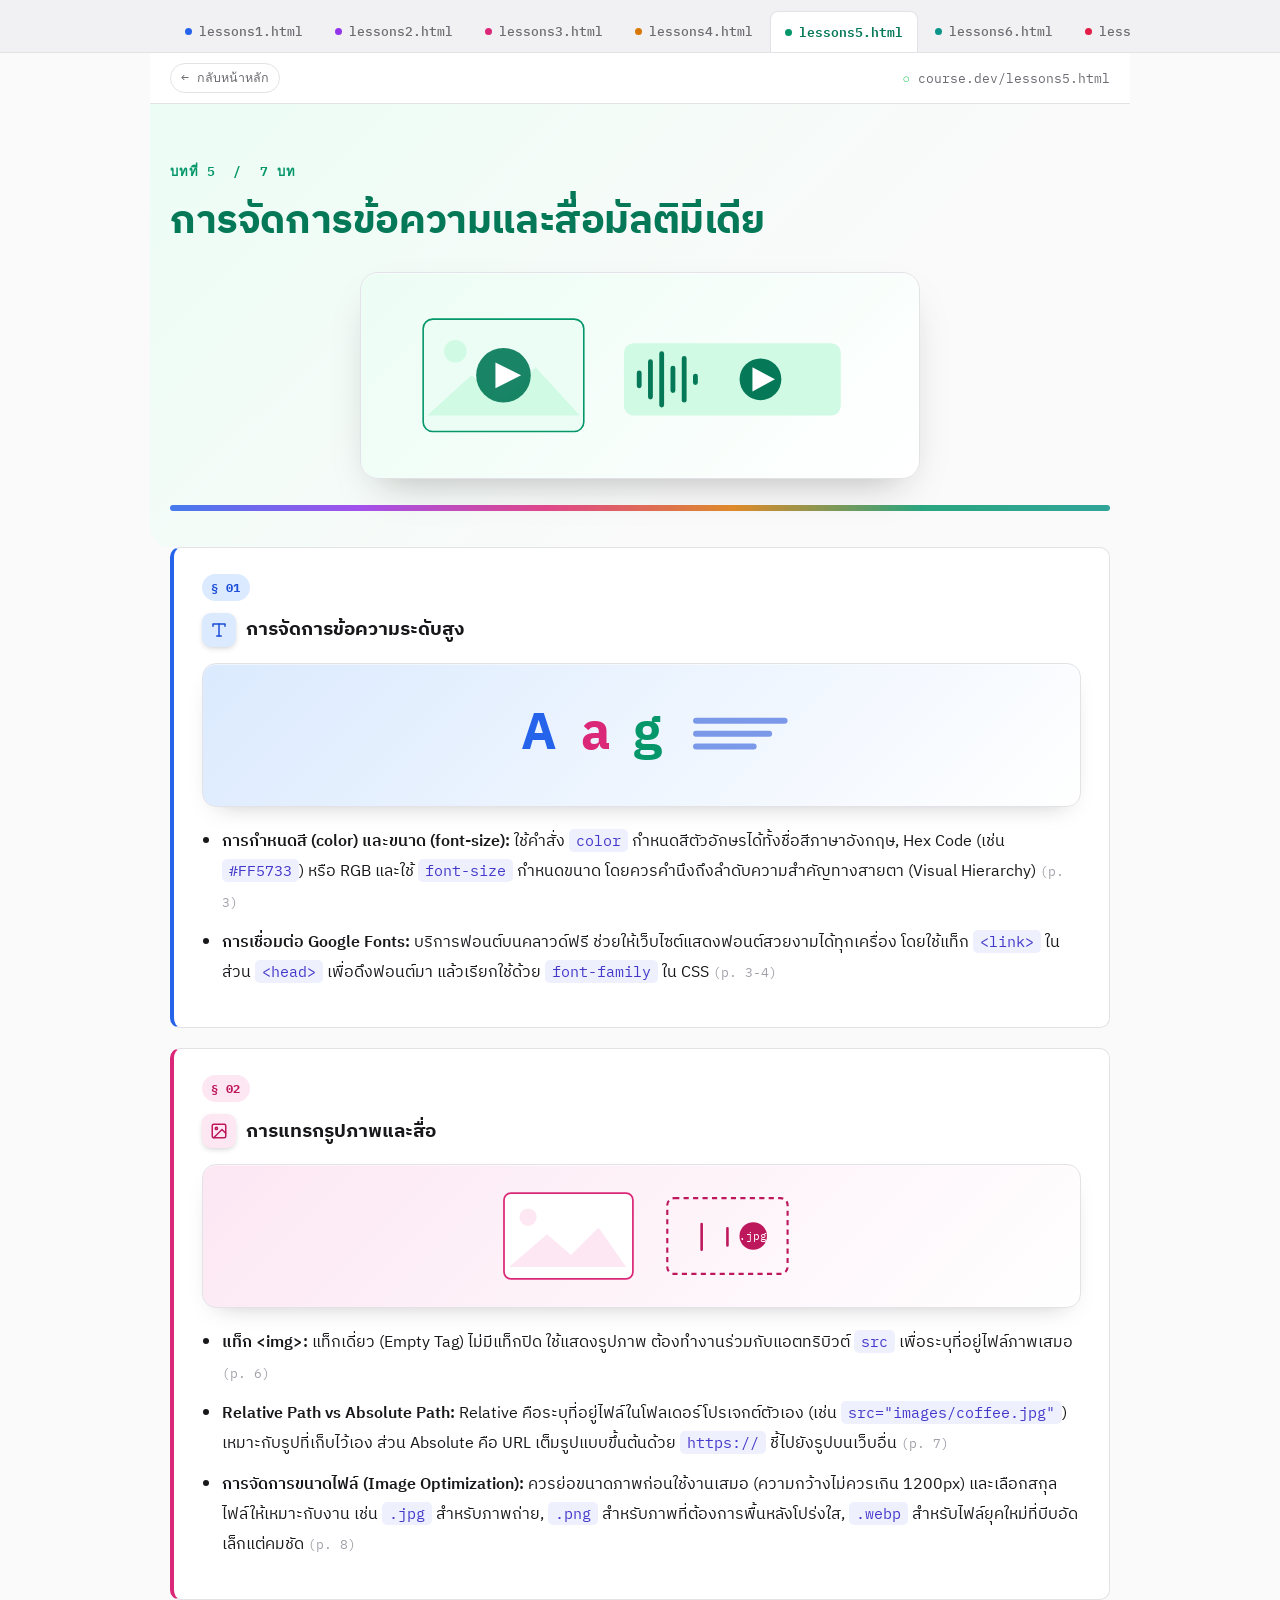
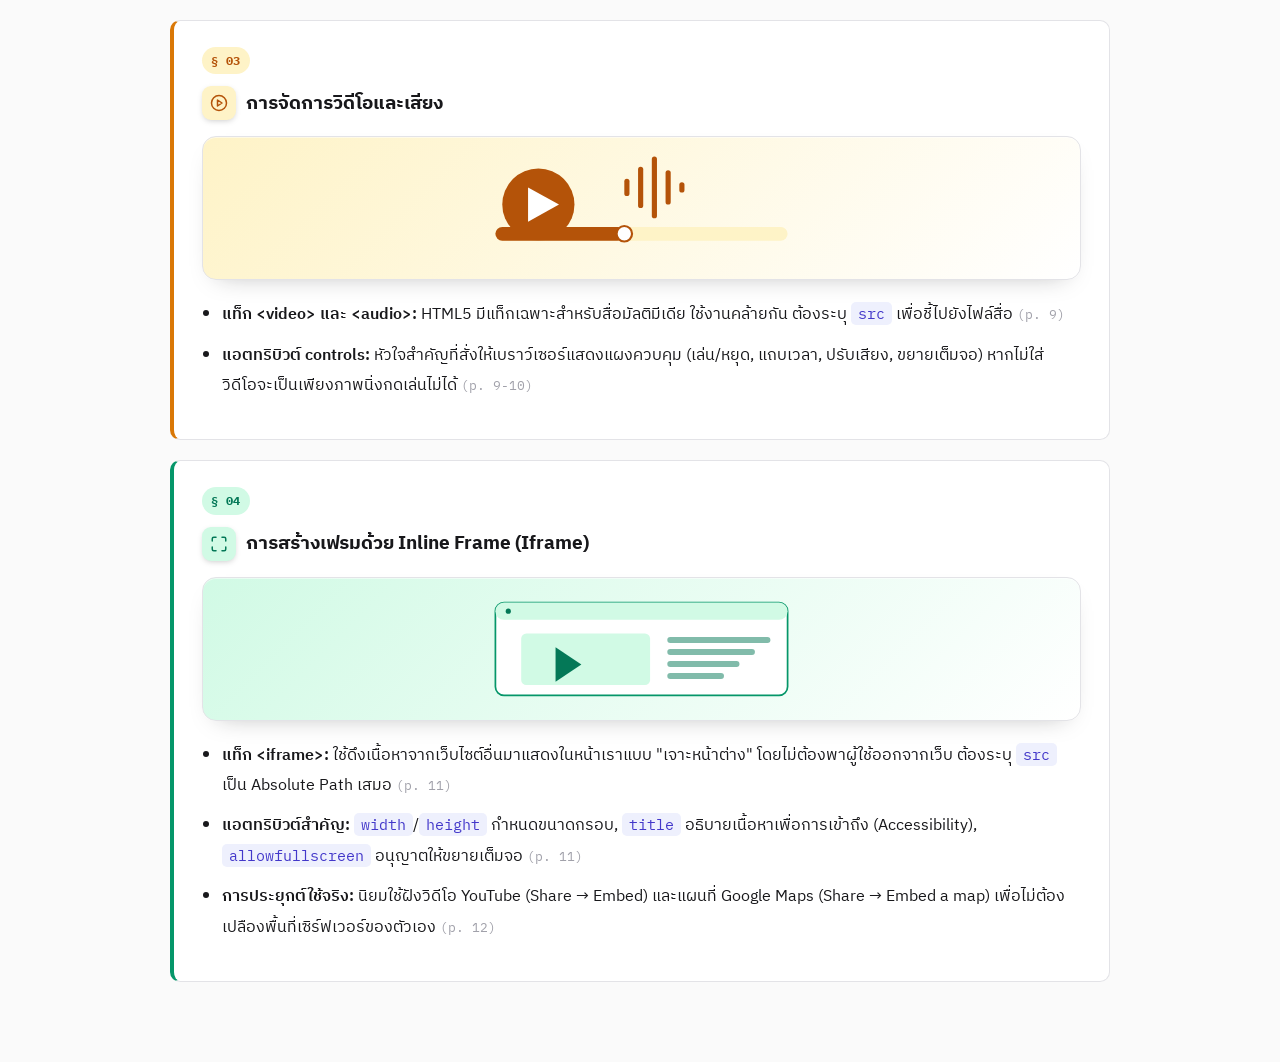
<file: page/lessons5.html>
<!DOCTYPE html>
<html lang="th">
<head>
<meta charset="UTF-8">
<meta name="viewport" content="width=device-width, initial-scale=1">
<title>บทที่ 5: การจัดการข้อความและสื่อมัลติมีเดีย</title>
<link rel="preconnect" href="https://fonts.googleapis.com">
<link rel="preconnect" href="https://fonts.gstatic.com" crossorigin>
<link href="https://fonts.googleapis.com/css2?family=IBM+Plex+Sans+Thai:wght@400;500;600;700&family=IBM+Plex+Mono:wght@400;500;600&display=swap" rel="stylesheet">
<style>
  :root {
    --bg: #fafafa;
    --surface: #ffffff;
    --surface-alt: #f1f1f3;
    --border: #e3e3e7;
    --text: #18181b;
    --text-muted: #6b6b72;
    --accent: #2952e3;
    --accent-dim: #edf1fe;
    --accent-ink: #1d3fc4;
    --code-text: #4338ca;
    --code-bg: #eef0fd;
    --radius: 10px;
    --ch-accent: #059669;
    --ch-dim: #D1FAE5;
    --ch-ink: #047857;
    --ch-soft: #ECFDF5;
  }

  * { box-sizing: border-box; }

  html { scroll-behavior: smooth; }

  body {
    font-family: "IBM Plex Sans Thai", "Sarabun", "Tahoma", sans-serif;
    background: var(--bg);
    margin: 0;
    padding: 0 0 80px 0;
    color: var(--text);
    -webkit-font-smoothing: antialiased;
  }

  a { color: inherit; }

  .mono { font-family: "IBM Plex Mono", "Consolas", monospace; }

  /* ---- browser-tab style chapter navigator ---- */
  .tabbar-wrap {
    background: var(--surface-alt);
    border-bottom: 1px solid var(--border);
  }

  .tabbar {
    max-width: 980px;
    margin: 0 auto;
    display: flex;
    gap: 2px;
    padding: 10px 20px 0 20px;
    overflow-x: auto;
  }

  .tabbar a {
    flex: 0 0 auto;
    text-decoration: none;
    font-family: "IBM Plex Mono", monospace;
    font-size: 12.5px;
    font-weight: 500;
    color: var(--text-muted);
    background: transparent;
    padding: 9px 14px;
    border-radius: 8px 8px 0 0;
    border: 1px solid transparent;
    white-space: nowrap;
    display: inline-flex;
    align-items: center;
    gap: 7px;
  }

  .tabbar a .dot {
    width: 7px;
    height: 7px;
    border-radius: 50%;
    flex: 0 0 auto;
  }

  .tabbar a.active {
    background: var(--surface);
    border-color: var(--border);
    border-bottom-color: var(--surface);
    position: relative;
    top: 1px;
    font-weight: 600;
  }

  .addressbar {
    max-width: 980px;
    margin: 0 auto;
    display: flex;
    align-items: center;
    justify-content: space-between;
    gap: 12px;
    padding: 10px 20px;
    background: var(--surface);
    border-bottom: 1px solid var(--border);
    font-family: "IBM Plex Mono", monospace;
    font-size: 12.5px;
    color: var(--text-muted);
  }

  .addressbar .url::before {
    content: "○ ";
    color: #22c55e;
  }

  .back-link {
    text-decoration: none;
    color: var(--text-muted);
    display: inline-flex;
    align-items: center;
    gap: 6px;
    padding: 4px 10px;
    border-radius: 999px;
    border: 1px solid var(--border);
  }

  .back-link:hover {
    color: var(--ch-ink);
    border-color: var(--ch-accent);
  }

  /* ---- hero ---- */
  .hero {
    max-width: 980px;
    margin: 0 auto;
    padding: 56px 20px 36px 20px;
    background: linear-gradient(135deg, var(--ch-soft) 0%, var(--bg) 65%);
    border-radius: 0 0 20px 20px;
  }

  .hero .eyebrow {
    font-family: "IBM Plex Mono", monospace;
    font-size: 13px;
    font-weight: 600;
    letter-spacing: 0.06em;
    color: var(--ch-accent);
    margin: 0 0 14px 0;
  }

  .hero h1 {
    font-size: clamp(28px, 4vw, 40px);
    font-weight: 700;
    line-height: 1.25;
    margin: 0;
    letter-spacing: -0.01em;
    color: var(--ch-ink);
  }

  .hero .rule {
    margin-top: 26px;
    height: 6px;
    border-radius: 999px;
    background: linear-gradient(to right, #2563EB, #9333EA, #DB2777, #D97706, #059669, #0D9488);
    opacity: 0.85;
  }

  /* ---- content ---- */
  .content {
    max-width: 980px;
    margin: 0 auto;
    padding: 0 20px;
    display: flex;
    flex-direction: column;
    gap: 20px;
  }

  .block {
    background: var(--surface);
    border: 1px solid var(--border);
    border-left: 4px solid var(--b-accent, var(--ch-accent));
    border-radius: var(--radius);
    padding: 26px 28px 28px 28px;
  }

  .block .section-eyebrow {
    display: inline-block;
    font-family: "IBM Plex Mono", monospace;
    font-size: 11.5px;
    font-weight: 700;
    color: var(--b-ink, var(--ch-ink));
    background: var(--b-dim, var(--ch-dim));
    padding: 3px 9px;
    border-radius: 999px;
    margin: 0 0 12px 0;
    letter-spacing: 0.04em;
  }

  .block h2 {
    font-size: 19px;
    font-weight: 700;
    margin: 0 0 16px 0;
    color: var(--text);
  }

  .block p {
    color: var(--text-muted);
    line-height: 1.85;
    margin: 0 0 14px 0;
  }

  .block p:last-child { margin-bottom: 0; }

  ul {
    margin: 0;
    padding-left: 20px;
    line-height: 1.9;
  }

  li {
    margin-bottom: 10px;
    color: var(--text);
  }

  li b { font-weight: 600; }

  ul ul {
    margin-top: 10px;
    padding-left: 20px;
  }

  ul ul li {
    color: var(--text-muted);
  }

  .page-ref {
    color: #a1a1aa;
    font-size: 12.5px;
    font-family: "IBM Plex Mono", monospace;
  }

  code {
    background: var(--code-bg);
    padding: 2px 7px;
    border-radius: 5px;
    font-family: "IBM Plex Mono", "Consolas", monospace;
    font-size: 0.92em;
    color: var(--code-text);
  }

  table {
    width: 100%;
    border-collapse: collapse;
    margin-top: 6px;
    font-size: 14.5px;
  }

  th, td {
    border: 1px solid var(--border);
    padding: 12px 14px;
    text-align: left;
    vertical-align: top;
  }

  th {
    background: var(--accent-dim);
    color: var(--accent-ink);
    font-weight: 600;
    font-size: 13.5px;
  }

  td { color: var(--text-muted); }

  td:first-child {
    font-weight: 600;
    color: var(--text);
  }


  /* ---- polish: illustration cards ---- */
  .block-art {
    margin: 4px 0 20px 0;
    padding: 16px;
    border-radius: 14px;
    border: 1px solid var(--border);
    background: linear-gradient(135deg, var(--b-dim) 0%, var(--surface) 100%);
    box-shadow: 0 10px 24px -16px rgba(24,24,27,0.35), inset 0 1px 0 rgba(255,255,255,0.5);
  }
  .block-art svg {
    display: block;
    width: 100%;
    height: 118px;
  }

  .hero-art {
    max-width: 560px;
    margin: 26px auto 0 auto;
    padding: 22px;
    border-radius: 18px;
    border: 1px solid var(--border);
    background: linear-gradient(135deg, var(--ch-soft) 0%, var(--surface) 100%);
    box-shadow: 0 18px 40px -20px rgba(24,24,27,0.35), inset 0 1px 0 rgba(255,255,255,0.6);
  }
  .hero-art svg {
    display: block;
    width: 100%;
    height: auto;
  }

  /* ---- polish: card lift + entrance ---- */
  .block {
    transition: transform 0.25s ease, box-shadow 0.25s ease;
    animation: blockFadeUp 0.55s cubic-bezier(.2,.7,.3,1) both;
  }
  .block:hover {
    transform: translateY(-3px);
    box-shadow: 0 16px 32px -20px rgba(24,24,27,0.35);
  }
  .block:nth-of-type(1) { animation-delay: .03s; }
  .block:nth-of-type(2) { animation-delay: .10s; }
  .block:nth-of-type(3) { animation-delay: .17s; }
  .block:nth-of-type(4) { animation-delay: .24s; }
  .block:nth-of-type(5) { animation-delay: .31s; }

  @keyframes blockFadeUp {
    from { opacity: 0; transform: translateY(16px); }
    to   { opacity: 1; transform: translateY(0); }
  }

  .hero-art, .hero h1, .hero .eyebrow {
    animation: blockFadeUp 0.6s cubic-bezier(.2,.7,.3,1) both;
  }
  .hero .eyebrow { animation-delay: 0s; }
  .hero h1 { animation-delay: .05s; }
  .hero-art { animation-delay: .12s; }

  @media (prefers-reduced-motion: reduce) {
    .block, .hero-art, .hero h1, .hero .eyebrow { animation: none !important; }
    .block:hover { transform: none; }
  }

  @media (max-width: 640px) {
    .hero { padding: 40px 18px 28px 18px; }
    .block { padding: 20px 18px 22px 18px; }
  }
</style>
</head>
<body>

<div class="tabbar-wrap">
  <nav class="tabbar">
    <a href="lessons1.html"><span class="dot" style="background:#2563EB"></span>lessons1.html</a>
    <a href="lessons2.html"><span class="dot" style="background:#9333EA"></span>lessons2.html</a>
    <a href="lessons3.html"><span class="dot" style="background:#DB2777"></span>lessons3.html</a>
    <a href="lessons4.html"><span class="dot" style="background:#D97706"></span>lessons4.html</a>
    <a href="lessons5.html" class="active" style="border-bottom-color:#059669; color:#047857;"><span class="dot" style="background:#059669"></span>lessons5.html</a>
    <a href="lessons6.html"><span class="dot" style="background:#0D9488"></span>lessons6.html</a>
    <a href="lessons7.html"><span class="dot" style="background:#E11D48"></span>lessons7.html</a>
  </nav>
</div>
<div class="addressbar">
  <a class="back-link" href="../index.html">&larr; กลับหน้าหลัก</a>
  <span class="url mono">course.dev/lessons5.html</span>
</div>

<header class="hero">
  <p class="eyebrow mono">บทที่ 5 &nbsp;/&nbsp; 7 บท</p>
  <h1>การจัดการข้อความและสื่อมัลติมีเดีย</h1>
  <div class="hero-art"><svg viewBox="0 0 640 200" xmlns="http://www.w3.org/2000/svg" style="width:100%;height:auto;display:block;"><rect x="50" y="30" width="200" height="140" rx="12" fill="var(--ch-soft)" stroke="var(--ch-accent)" stroke-width="2"/>
<circle cx="90" cy="70" r="14" fill="var(--ch-dim)"/>
<path d="M55 150 L110 100 L150 130 L190 90 L245 150 Z" fill="var(--ch-dim)"/>
<circle cx="150" cy="100" r="34" fill="var(--ch-ink)" opacity="0.9"/>
<path d="M140 84 L172 100 L140 116 Z" fill="var(--surface)"/>
<rect x="300" y="60" width="270" height="90" rx="12" fill="var(--ch-dim)"/>
<rect x="316" y="94" width="6" height="22" rx="3" fill="var(--ch-ink)"/>
<rect x="330" y="80" width="6" height="50" rx="3" fill="var(--ch-ink)"/>
<rect x="344" y="70" width="6" height="70" rx="3" fill="var(--ch-ink)"/>
<rect x="358" y="88" width="6" height="34" rx="3" fill="var(--ch-ink)"/>
<rect x="372" y="76" width="6" height="58" rx="3" fill="var(--ch-ink)"/>
<rect x="386" y="98" width="6" height="14" rx="3" fill="var(--ch-ink)"/>
<circle cx="470" cy="105" r="26" fill="var(--ch-ink)"/>
<path d="M460 90 L488 105 L460 120 Z" fill="var(--surface)"/></svg></div>
  <div class="rule"></div>
</header>

<main class="content">
  <section class="block" style="--b-accent:#2563EB; --b-dim:#DBEAFE; --b-ink:#1D4ED8;">
    <p class="section-eyebrow">§ 01</p>
    <h2 style="display:flex;align-items:center;"><span style="display:inline-flex;align-items:center;justify-content:center;width:34px;height:34px;border-radius:9px;background:var(--b-dim);color:var(--b-ink);margin-right:10px;flex:0 0 auto;box-shadow:0 2px 6px -2px rgba(0,0,0,.25);"><svg width="18" height="18" viewBox="0 0 24 24" fill="none" stroke="currentColor" stroke-width="2" stroke-linecap="round" stroke-linejoin="round"><polyline points="4 7 4 4 20 4 20 7"/><line x1="9" y1="20" x2="15" y2="20"/><line x1="12" y1="4" x2="12" y2="20"/></svg></span>การจัดการข้อความระดับสูง</h2>
    <div class="block-art"><svg viewBox="0 0 400 128" xmlns="http://www.w3.org/2000/svg" style="width:100%;height:110px;display:block;">
<text x="60" y="80" font-family="IBM Plex Sans Thai" font-weight="700" font-size="60" fill="#2563EB">A</text>
<text x="130" y="80" font-family="IBM Plex Sans Thai" font-weight="700" font-size="60" fill="#DB2777">a</text>
<text x="190" y="80" font-family="IBM Plex Sans Thai" font-weight="700" font-size="60" fill="#059669">g</text>
<rect x="260" y="44" width="110" height="7" rx="3.5" fill="var(--b-ink)" opacity="0.55"/><rect x="260" y="59" width="92" height="7" rx="3.5" fill="var(--b-ink)" opacity="0.55"/><rect x="260" y="74" width="74" height="7" rx="3.5" fill="var(--b-ink)" opacity="0.55"/>
</svg></div>
    <ul>
        <li><b>การกำหนดสี (color) และขนาด (font-size):</b> ใช้คำสั่ง <code>color</code> กำหนดสีตัวอักษรได้ทั้งชื่อสีภาษาอังกฤษ, Hex Code (เช่น <code>#FF5733</code>) หรือ RGB และใช้ <code>font-size</code> กำหนดขนาด โดยควรคำนึงถึงลำดับความสำคัญทางสายตา (Visual Hierarchy) <span class="page-ref">(p. 3)</span></li>
        <li><b>การเชื่อมต่อ Google Fonts:</b> บริการฟอนต์บนคลาวด์ฟรี ช่วยให้เว็บไซต์แสดงฟอนต์สวยงามได้ทุกเครื่อง โดยใช้แท็ก <code>&lt;link&gt;</code> ในส่วน <code>&lt;head&gt;</code> เพื่อดึงฟอนต์มา แล้วเรียกใช้ด้วย <code>font-family</code> ใน CSS <span class="page-ref">(p. 3-4)</span></li>
    </ul>
  </section>

  <section class="block" style="--b-accent:#DB2777; --b-dim:#FCE7F3; --b-ink:#BE185D;">
    <p class="section-eyebrow">§ 02</p>
    <h2 style="display:flex;align-items:center;"><span style="display:inline-flex;align-items:center;justify-content:center;width:34px;height:34px;border-radius:9px;background:var(--b-dim);color:var(--b-ink);margin-right:10px;flex:0 0 auto;box-shadow:0 2px 6px -2px rgba(0,0,0,.25);"><svg width="18" height="18" viewBox="0 0 24 24" fill="none" stroke="currentColor" stroke-width="2" stroke-linecap="round" stroke-linejoin="round"><rect x="3" y="3" width="18" height="18" rx="2"/><circle cx="8.5" cy="8.5" r="1.5"/><polyline points="21 15 16 10 5 21"/></svg></span>การแทรกรูปภาพและสื่อ</h2>
    <div class="block-art"><svg viewBox="0 0 400 128" xmlns="http://www.w3.org/2000/svg" style="width:100%;height:110px;display:block;">
<rect x="40" y="14" width="150" height="100" rx="8" fill="var(--surface)" stroke="var(--b-accent)" stroke-width="2"/>
<circle cx="68" cy="42" r="10" fill="var(--b-dim)"/>
<path d="M46 100 L90 62 L118 86 L150 54 L182 100 Z" fill="var(--b-dim)"/>
<rect x="230" y="20" width="140" height="88" rx="8" fill="none" stroke="var(--b-ink)" stroke-width="2.5" stroke-dasharray="6 5"/>
<path d="M270 50 v30 M300 55 v20" stroke="var(--b-ink)" stroke-width="3" stroke-linecap="round"/>
<circle cx="330" cy="64" r="16" fill="var(--b-ink)"/>
<text x="330" y="69" text-anchor="middle" font-family="IBM Plex Mono, monospace" font-size="13" fill="var(--surface)">.jpg</text>
</svg></div>
    <ul>
        <li><b>แท็ก &lt;img&gt;:</b> แท็กเดี่ยว (Empty Tag) ไม่มีแท็กปิด ใช้แสดงรูปภาพ ต้องทำงานร่วมกับแอตทริบิวต์ <code>src</code> เพื่อระบุที่อยู่ไฟล์ภาพเสมอ <span class="page-ref">(p. 6)</span></li>
        <li><b>Relative Path vs Absolute Path:</b> Relative คือระบุที่อยู่ไฟล์ในโฟลเดอร์โปรเจกต์ตัวเอง (เช่น <code>src="images/coffee.jpg"</code>) เหมาะกับรูปที่เก็บไว้เอง ส่วน Absolute คือ URL เต็มรูปแบบขึ้นต้นด้วย <code>https://</code> ชี้ไปยังรูปบนเว็บอื่น <span class="page-ref">(p. 7)</span></li>
        <li><b>การจัดการขนาดไฟล์ (Image Optimization):</b> ควรย่อขนาดภาพก่อนใช้งานเสมอ (ความกว้างไม่ควรเกิน 1200px) และเลือกสกุลไฟล์ให้เหมาะกับงาน เช่น <code>.jpg</code> สำหรับภาพถ่าย, <code>.png</code> สำหรับภาพที่ต้องการพื้นหลังโปร่งใส, <code>.webp</code> สำหรับไฟล์ยุคใหม่ที่บีบอัดเล็กแต่คมชัด <span class="page-ref">(p. 8)</span></li>
    </ul>
  </section>

  <section class="block" style="--b-accent:#D97706; --b-dim:#FEF3C7; --b-ink:#B45309;">
    <p class="section-eyebrow">§ 03</p>
    <h2 style="display:flex;align-items:center;"><span style="display:inline-flex;align-items:center;justify-content:center;width:34px;height:34px;border-radius:9px;background:var(--b-dim);color:var(--b-ink);margin-right:10px;flex:0 0 auto;box-shadow:0 2px 6px -2px rgba(0,0,0,.25);"><svg width="18" height="18" viewBox="0 0 24 24" fill="none" stroke="currentColor" stroke-width="2" stroke-linecap="round" stroke-linejoin="round"><circle cx="12" cy="12" r="10"/><polygon points="10 8 16 12 10 16 10 8"/></svg></span>การจัดการวิดีโอและเสียง</h2>
    <div class="block-art"><svg viewBox="0 0 400 128" xmlns="http://www.w3.org/2000/svg" style="width:100%;height:110px;display:block;">
<circle cx="80" cy="60" r="42" fill="var(--b-ink)"/>
<path d="M68 40 L104 60 L68 80 Z" fill="var(--surface)"/>
<rect x="180" y="30" width="6" height="20" rx="3" fill="var(--b-ink)"/>
<rect x="196" y="16" width="6" height="48" rx="3" fill="var(--b-ink)"/>
<rect x="212" y="4" width="6" height="72" rx="3" fill="var(--b-ink)"/>
<rect x="228" y="20" width="6" height="40" rx="3" fill="var(--b-ink)"/>
<rect x="244" y="34" width="6" height="12" rx="3" fill="var(--b-ink)"/>
<rect x="30" y="86" width="340" height="16" rx="8" fill="var(--b-dim)"/>
<rect x="30" y="86" width="150" height="16" rx="8" fill="var(--b-ink)"/>
<circle cx="180" cy="94" r="9" fill="var(--surface)" stroke="var(--b-ink)" stroke-width="2.5"/>
</svg></div>
    <ul>
        <li><b>แท็ก &lt;video&gt; และ &lt;audio&gt;:</b> HTML5 มีแท็กเฉพาะสำหรับสื่อมัลติมีเดีย ใช้งานคล้ายกัน ต้องระบุ <code>src</code> เพื่อชี้ไปยังไฟล์สื่อ <span class="page-ref">(p. 9)</span></li>
        <li><b>แอตทริบิวต์ controls:</b> หัวใจสำคัญที่สั่งให้เบราว์เซอร์แสดงแผงควบคุม (เล่น/หยุด, แถบเวลา, ปรับเสียง, ขยายเต็มจอ) หากไม่ใส่ วิดีโอจะเป็นเพียงภาพนิ่งกดเล่นไม่ได้ <span class="page-ref">(p. 9-10)</span></li>
    </ul>
  </section>

  <section class="block" style="--b-accent:#059669; --b-dim:#D1FAE5; --b-ink:#047857;">
    <p class="section-eyebrow">§ 04</p>
    <h2 style="display:flex;align-items:center;"><span style="display:inline-flex;align-items:center;justify-content:center;width:34px;height:34px;border-radius:9px;background:var(--b-dim);color:var(--b-ink);margin-right:10px;flex:0 0 auto;box-shadow:0 2px 6px -2px rgba(0,0,0,.25);"><svg width="18" height="18" viewBox="0 0 24 24" fill="none" stroke="currentColor" stroke-width="2" stroke-linecap="round" stroke-linejoin="round"><path d="M8 3H5a2 2 0 0 0-2 2v3"/><path d="M21 8V5a2 2 0 0 0-2-2h-3"/><path d="M3 16v3a2 2 0 0 0 2 2h3"/><path d="M16 21h3a2 2 0 0 0 2-2v-3"/></svg></span>การสร้างเฟรมด้วย Inline Frame (Iframe)</h2>
    <div class="block-art"><svg viewBox="0 0 400 128" xmlns="http://www.w3.org/2000/svg" style="width:100%;height:110px;display:block;">
<rect x="30" y="10" width="340" height="108" rx="10" fill="var(--surface)" stroke="var(--b-accent)" stroke-width="2"/>
<rect x="30" y="10" width="340" height="20" rx="10" fill="var(--b-dim)"/>
<circle cx="45" cy="20" r="3" fill="var(--b-ink)"/>
<rect x="60" y="46" width="150" height="60" rx="6" fill="var(--b-dim)"/>
<path d="M100 62 l30 20 -30 20z" fill="var(--b-ink)"/>
<rect x="230" y="50" width="120" height="7" rx="3.5" fill="var(--b-ink)" opacity="0.5"/><rect x="230" y="64" width="102" height="7" rx="3.5" fill="var(--b-ink)" opacity="0.5"/><rect x="230" y="78" width="84" height="7" rx="3.5" fill="var(--b-ink)" opacity="0.5"/><rect x="230" y="92" width="66" height="7" rx="3.5" fill="var(--b-ink)" opacity="0.5"/>
</svg></div>
    <ul>
        <li><b>แท็ก &lt;iframe&gt;:</b> ใช้ดึงเนื้อหาจากเว็บไซต์อื่นมาแสดงในหน้าเราแบบ "เจาะหน้าต่าง" โดยไม่ต้องพาผู้ใช้ออกจากเว็บ ต้องระบุ <code>src</code> เป็น Absolute Path เสมอ <span class="page-ref">(p. 11)</span></li>
        <li><b>แอตทริบิวต์สำคัญ:</b> <code>width</code>/<code>height</code> กำหนดขนาดกรอบ, <code>title</code> อธิบายเนื้อหาเพื่อการเข้าถึง (Accessibility), <code>allowfullscreen</code> อนุญาตให้ขยายเต็มจอ <span class="page-ref">(p. 11)</span></li>
        <li><b>การประยุกต์ใช้จริง:</b> นิยมใช้ฝังวิดีโอ YouTube (Share → Embed) และแผนที่ Google Maps (Share → Embed a map) เพื่อไม่ต้องเปลืองพื้นที่เซิร์ฟเวอร์ของตัวเอง <span class="page-ref">(p. 12)</span></li>
    </ul>
  </section>

</main>

</body>
</html>
</file>
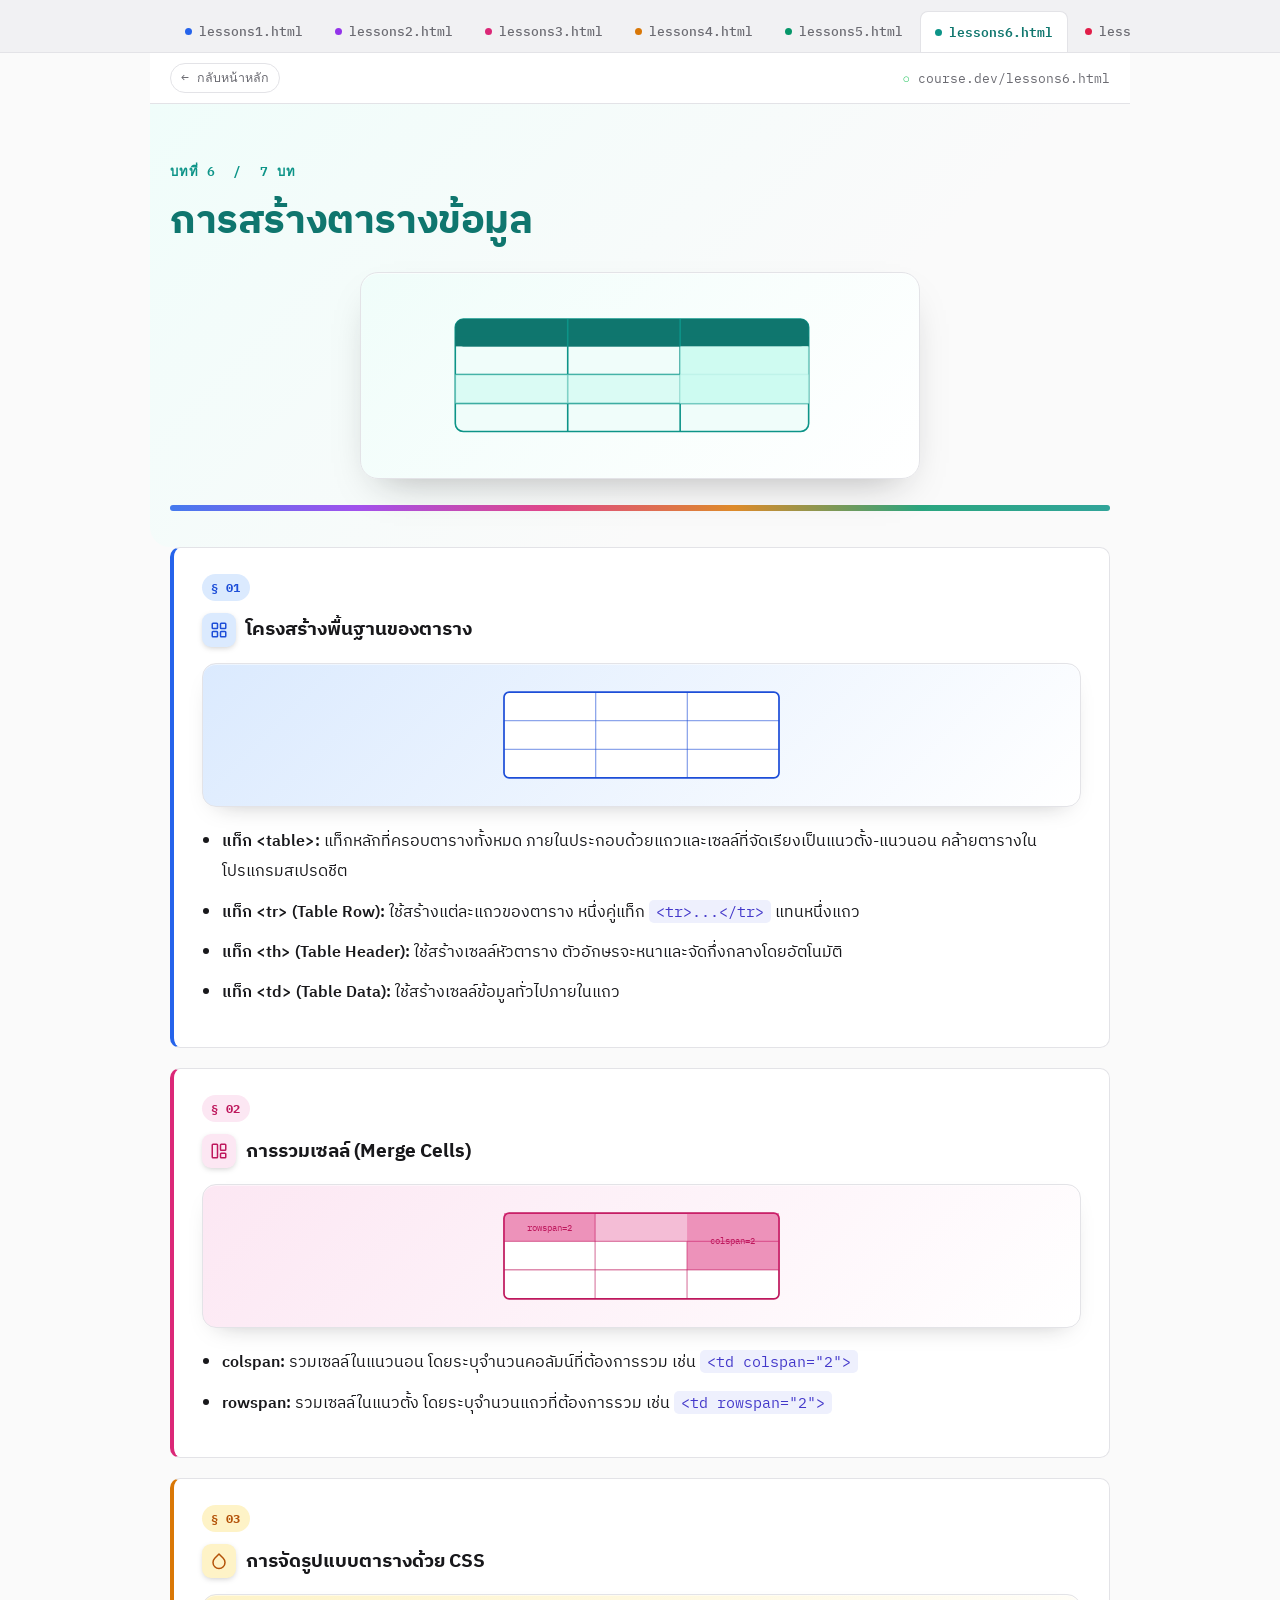
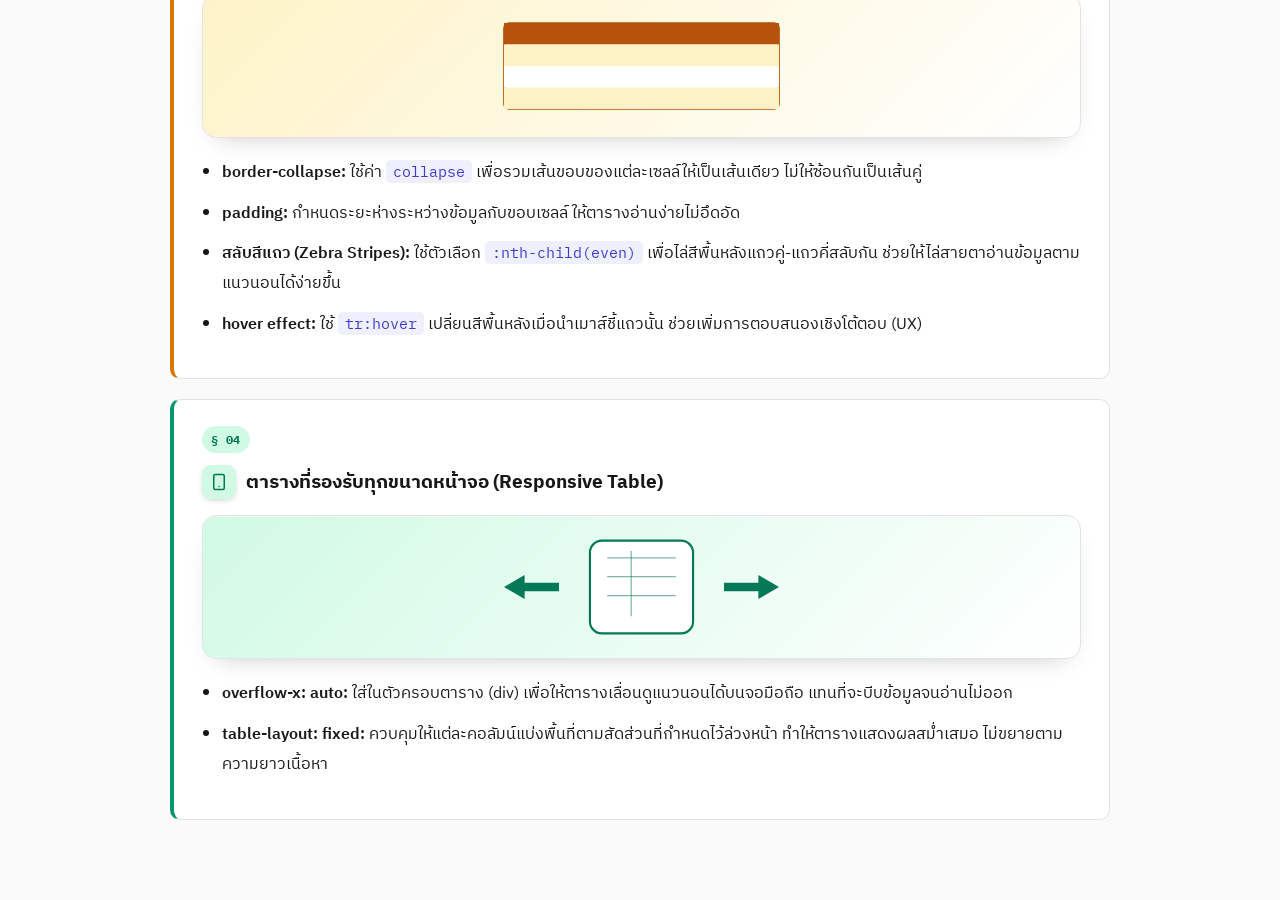
<file: page/lessons6.html>
<!DOCTYPE html>
<html lang="th">
<head>
<meta charset="UTF-8">
<meta name="viewport" content="width=device-width, initial-scale=1">
<title>บทที่ 6: การสร้างตารางข้อมูล</title>
<link rel="preconnect" href="https://fonts.googleapis.com">
<link rel="preconnect" href="https://fonts.gstatic.com" crossorigin>
<link href="https://fonts.googleapis.com/css2?family=IBM+Plex+Sans+Thai:wght@400;500;600;700&family=IBM+Plex+Mono:wght@400;500;600&display=swap" rel="stylesheet">
<style>
  :root {
    --bg: #fafafa;
    --surface: #ffffff;
    --surface-alt: #f1f1f3;
    --border: #e3e3e7;
    --text: #18181b;
    --text-muted: #6b6b72;
    --accent: #2952e3;
    --accent-dim: #edf1fe;
    --accent-ink: #1d3fc4;
    --code-text: #4338ca;
    --code-bg: #eef0fd;
    --radius: 10px;
    --ch-accent: #0D9488;
    --ch-dim: #CCFBF1;
    --ch-ink: #0F766E;
    --ch-soft: #F0FDFA;
  }

  * { box-sizing: border-box; }

  html { scroll-behavior: smooth; }

  body {
    font-family: "IBM Plex Sans Thai", "Sarabun", "Tahoma", sans-serif;
    background: var(--bg);
    margin: 0;
    padding: 0 0 80px 0;
    color: var(--text);
    -webkit-font-smoothing: antialiased;
  }

  a { color: inherit; }

  .mono { font-family: "IBM Plex Mono", "Consolas", monospace; }

  /* ---- browser-tab style chapter navigator ---- */
  .tabbar-wrap {
    background: var(--surface-alt);
    border-bottom: 1px solid var(--border);
  }

  .tabbar {
    max-width: 980px;
    margin: 0 auto;
    display: flex;
    gap: 2px;
    padding: 10px 20px 0 20px;
    overflow-x: auto;
  }

  .tabbar a {
    flex: 0 0 auto;
    text-decoration: none;
    font-family: "IBM Plex Mono", monospace;
    font-size: 12.5px;
    font-weight: 500;
    color: var(--text-muted);
    background: transparent;
    padding: 9px 14px;
    border-radius: 8px 8px 0 0;
    border: 1px solid transparent;
    white-space: nowrap;
    display: inline-flex;
    align-items: center;
    gap: 7px;
  }

  .tabbar a .dot {
    width: 7px;
    height: 7px;
    border-radius: 50%;
    flex: 0 0 auto;
  }

  .tabbar a.active {
    background: var(--surface);
    border-color: var(--border);
    border-bottom-color: var(--surface);
    position: relative;
    top: 1px;
    font-weight: 600;
  }

  .addressbar {
    max-width: 980px;
    margin: 0 auto;
    display: flex;
    align-items: center;
    justify-content: space-between;
    gap: 12px;
    padding: 10px 20px;
    background: var(--surface);
    border-bottom: 1px solid var(--border);
    font-family: "IBM Plex Mono", monospace;
    font-size: 12.5px;
    color: var(--text-muted);
  }

  .addressbar .url::before {
    content: "○ ";
    color: #22c55e;
  }

  .back-link {
    text-decoration: none;
    color: var(--text-muted);
    display: inline-flex;
    align-items: center;
    gap: 6px;
    padding: 4px 10px;
    border-radius: 999px;
    border: 1px solid var(--border);
  }

  .back-link:hover {
    color: var(--ch-ink);
    border-color: var(--ch-accent);
  }

  /* ---- hero ---- */
  .hero {
    max-width: 980px;
    margin: 0 auto;
    padding: 56px 20px 36px 20px;
    background: linear-gradient(135deg, var(--ch-soft) 0%, var(--bg) 65%);
    border-radius: 0 0 20px 20px;
  }

  .hero .eyebrow {
    font-family: "IBM Plex Mono", monospace;
    font-size: 13px;
    font-weight: 600;
    letter-spacing: 0.06em;
    color: var(--ch-accent);
    margin: 0 0 14px 0;
  }

  .hero h1 {
    font-size: clamp(28px, 4vw, 40px);
    font-weight: 700;
    line-height: 1.25;
    margin: 0;
    letter-spacing: -0.01em;
    color: var(--ch-ink);
  }

  .hero .rule {
    margin-top: 26px;
    height: 6px;
    border-radius: 999px;
    background: linear-gradient(to right, #2563EB, #9333EA, #DB2777, #D97706, #059669, #0D9488);
    opacity: 0.85;
  }

  /* ---- content ---- */
  .content {
    max-width: 980px;
    margin: 0 auto;
    padding: 0 20px;
    display: flex;
    flex-direction: column;
    gap: 20px;
  }

  .block {
    background: var(--surface);
    border: 1px solid var(--border);
    border-left: 4px solid var(--b-accent, var(--ch-accent));
    border-radius: var(--radius);
    padding: 26px 28px 28px 28px;
  }

  .block .section-eyebrow {
    display: inline-block;
    font-family: "IBM Plex Mono", monospace;
    font-size: 11.5px;
    font-weight: 700;
    color: var(--b-ink, var(--ch-ink));
    background: var(--b-dim, var(--ch-dim));
    padding: 3px 9px;
    border-radius: 999px;
    margin: 0 0 12px 0;
    letter-spacing: 0.04em;
  }

  .block h2 {
    font-size: 19px;
    font-weight: 700;
    margin: 0 0 16px 0;
    color: var(--text);
  }

  .block p {
    color: var(--text-muted);
    line-height: 1.85;
    margin: 0 0 14px 0;
  }

  .block p:last-child { margin-bottom: 0; }

  ul {
    margin: 0;
    padding-left: 20px;
    line-height: 1.9;
  }

  li {
    margin-bottom: 10px;
    color: var(--text);
  }

  li b { font-weight: 600; }

  ul ul {
    margin-top: 10px;
    padding-left: 20px;
  }

  ul ul li {
    color: var(--text-muted);
  }

  .page-ref {
    color: #a1a1aa;
    font-size: 12.5px;
    font-family: "IBM Plex Mono", monospace;
  }

  code {
    background: var(--code-bg);
    padding: 2px 7px;
    border-radius: 5px;
    font-family: "IBM Plex Mono", "Consolas", monospace;
    font-size: 0.92em;
    color: var(--code-text);
  }

  table {
    width: 100%;
    border-collapse: collapse;
    margin-top: 6px;
    font-size: 14.5px;
  }

  th, td {
    border: 1px solid var(--border);
    padding: 12px 14px;
    text-align: left;
    vertical-align: top;
  }

  th {
    background: var(--accent-dim);
    color: var(--accent-ink);
    font-weight: 600;
    font-size: 13.5px;
  }

  td { color: var(--text-muted); }

  td:first-child {
    font-weight: 600;
    color: var(--text);
  }


  /* ---- polish: illustration cards ---- */
  .block-art {
    margin: 4px 0 20px 0;
    padding: 16px;
    border-radius: 14px;
    border: 1px solid var(--border);
    background: linear-gradient(135deg, var(--b-dim) 0%, var(--surface) 100%);
    box-shadow: 0 10px 24px -16px rgba(24,24,27,0.35), inset 0 1px 0 rgba(255,255,255,0.5);
  }
  .block-art svg {
    display: block;
    width: 100%;
    height: 118px;
  }

  .hero-art {
    max-width: 560px;
    margin: 26px auto 0 auto;
    padding: 22px;
    border-radius: 18px;
    border: 1px solid var(--border);
    background: linear-gradient(135deg, var(--ch-soft) 0%, var(--surface) 100%);
    box-shadow: 0 18px 40px -20px rgba(24,24,27,0.35), inset 0 1px 0 rgba(255,255,255,0.6);
  }
  .hero-art svg {
    display: block;
    width: 100%;
    height: auto;
  }

  /* ---- polish: card lift + entrance ---- */
  .block {
    transition: transform 0.25s ease, box-shadow 0.25s ease;
    animation: blockFadeUp 0.55s cubic-bezier(.2,.7,.3,1) both;
  }
  .block:hover {
    transform: translateY(-3px);
    box-shadow: 0 16px 32px -20px rgba(24,24,27,0.35);
  }
  .block:nth-of-type(1) { animation-delay: .03s; }
  .block:nth-of-type(2) { animation-delay: .10s; }
  .block:nth-of-type(3) { animation-delay: .17s; }
  .block:nth-of-type(4) { animation-delay: .24s; }
  .block:nth-of-type(5) { animation-delay: .31s; }

  @keyframes blockFadeUp {
    from { opacity: 0; transform: translateY(16px); }
    to   { opacity: 1; transform: translateY(0); }
  }

  .hero-art, .hero h1, .hero .eyebrow {
    animation: blockFadeUp 0.6s cubic-bezier(.2,.7,.3,1) both;
  }
  .hero .eyebrow { animation-delay: 0s; }
  .hero h1 { animation-delay: .05s; }
  .hero-art { animation-delay: .12s; }

  @media (prefers-reduced-motion: reduce) {
    .block, .hero-art, .hero h1, .hero .eyebrow { animation: none !important; }
    .block:hover { transform: none; }
  }

  @media (max-width: 640px) {
    .hero { padding: 40px 18px 28px 18px; }
    .block { padding: 20px 18px 22px 18px; }
  }
</style>
</head>
<body>

<div class="tabbar-wrap">
  <nav class="tabbar">
    <a href="lessons1.html"><span class="dot" style="background:#2563EB"></span>lessons1.html</a>
    <a href="lessons2.html"><span class="dot" style="background:#9333EA"></span>lessons2.html</a>
    <a href="lessons3.html"><span class="dot" style="background:#DB2777"></span>lessons3.html</a>
    <a href="lessons4.html"><span class="dot" style="background:#D97706"></span>lessons4.html</a>
    <a href="lessons5.html"><span class="dot" style="background:#059669"></span>lessons5.html</a>
    <a href="lessons6.html" class="active" style="border-bottom-color:#0D9488; color:#0F766E;"><span class="dot" style="background:#0D9488"></span>lessons6.html</a>
    <a href="lessons7.html"><span class="dot" style="background:#E11D48"></span>lessons7.html</a>
  </nav>
</div>
<div class="addressbar">
  <a class="back-link" href="../index.html">&larr; กลับหน้าหลัก</a>
  <span class="url mono">course.dev/lessons6.html</span>
</div>

<header class="hero">
  <p class="eyebrow mono">บทที่ 6 &nbsp;/&nbsp; 7 บท</p>
  <h1>การสร้างตารางข้อมูล</h1>
  <div class="hero-art"><svg viewBox="0 0 640 200" xmlns="http://www.w3.org/2000/svg" style="width:100%;height:auto;display:block;"><rect x="90" y="30" width="440" height="140" rx="10" fill="var(--ch-soft)" stroke="var(--ch-accent)" stroke-width="2"/>
<rect x="90" y="30" width="440" height="34" fill="var(--ch-ink)" rx="10"/>
<rect x="90" y="52" width="440" height="12" fill="var(--ch-ink)"/>
<line x1="230" y1="30" x2="230" y2="170" stroke="var(--ch-accent)" stroke-width="2"/>
<line x1="370" y1="30" x2="370" y2="170" stroke="var(--ch-accent)" stroke-width="2"/>
<line x1="90" y1="99" x2="530" y2="99" stroke="var(--ch-accent)" stroke-width="2"/>
<line x1="90" y1="135" x2="530" y2="135" stroke="var(--ch-accent)" stroke-width="2"/>
<rect x="90" y="99" width="440" height="36" fill="var(--ch-dim)" opacity="0.6"/>
<rect x="370" y="64" width="160" height="71" fill="var(--ch-dim)" opacity="0.9"/></svg></div>
  <div class="rule"></div>
</header>

<main class="content">
  <section class="block" style="--b-accent:#2563EB; --b-dim:#DBEAFE; --b-ink:#1D4ED8;">
    <p class="section-eyebrow">§ 01</p>
    <h2 style="display:flex;align-items:center;"><span style="display:inline-flex;align-items:center;justify-content:center;width:34px;height:34px;border-radius:9px;background:var(--b-dim);color:var(--b-ink);margin-right:10px;flex:0 0 auto;box-shadow:0 2px 6px -2px rgba(0,0,0,.25);"><svg width="18" height="18" viewBox="0 0 24 24" fill="none" stroke="currentColor" stroke-width="2" stroke-linecap="round" stroke-linejoin="round"><rect x="3" y="3" width="7" height="7" rx="1"/><rect x="14" y="3" width="7" height="7" rx="1"/><rect x="14" y="14" width="7" height="7" rx="1"/><rect x="3" y="14" width="7" height="7" rx="1"/></svg></span>โครงสร้างพื้นฐานของตาราง</h2>
    <div class="block-art"><svg viewBox="0 0 400 128" xmlns="http://www.w3.org/2000/svg" style="width:100%;height:110px;display:block;"><rect x="40" y="14" width="320" height="100" rx="6" fill="var(--surface)" stroke="var(--b-ink)" stroke-width="2"/><line x1="146.66666666666669" y1="14" x2="146.66666666666669" y2="114" stroke="var(--b-ink)" stroke-width="1.5" opacity="0.5"/><line x1="253.33333333333334" y1="14" x2="253.33333333333334" y2="114" stroke="var(--b-ink)" stroke-width="1.5" opacity="0.5"/><line x1="40" y1="47.333333333333336" x2="360" y2="47.333333333333336" stroke="var(--b-ink)" stroke-width="1.5" opacity="0.5"/><line x1="40" y1="80.66666666666667" x2="360" y2="80.66666666666667" stroke="var(--b-ink)" stroke-width="1.5" opacity="0.5"/></svg></div>
    <ul>
        <li><b>แท็ก &lt;table&gt;:</b> แท็กหลักที่ครอบตารางทั้งหมด ภายในประกอบด้วยแถวและเซลล์ที่จัดเรียงเป็นแนวตั้ง-แนวนอน คล้ายตารางในโปรแกรมสเปรดชีต</li>
        <li><b>แท็ก &lt;tr&gt; (Table Row):</b> ใช้สร้างแต่ละแถวของตาราง หนึ่งคู่แท็ก <code>&lt;tr&gt;...&lt;/tr&gt;</code> แทนหนึ่งแถว</li>
        <li><b>แท็ก &lt;th&gt; (Table Header):</b> ใช้สร้างเซลล์หัวตาราง ตัวอักษรจะหนาและจัดกึ่งกลางโดยอัตโนมัติ</li>
        <li><b>แท็ก &lt;td&gt; (Table Data):</b> ใช้สร้างเซลล์ข้อมูลทั่วไปภายในแถว</li>
    </ul>
  </section>

  <section class="block" style="--b-accent:#DB2777; --b-dim:#FCE7F3; --b-ink:#BE185D;">
    <p class="section-eyebrow">§ 02</p>
    <h2 style="display:flex;align-items:center;"><span style="display:inline-flex;align-items:center;justify-content:center;width:34px;height:34px;border-radius:9px;background:var(--b-dim);color:var(--b-ink);margin-right:10px;flex:0 0 auto;box-shadow:0 2px 6px -2px rgba(0,0,0,.25);"><svg width="18" height="18" viewBox="0 0 24 24" fill="none" stroke="currentColor" stroke-width="2" stroke-linecap="round" stroke-linejoin="round"><rect x="3" y="3" width="7" height="18" rx="1"/><rect x="14" y="3" width="7" height="8" rx="1"/><rect x="14" y="15" width="7" height="6" rx="1"/></svg></span>การรวมเซลล์ (Merge Cells)</h2>
    <div class="block-art"><svg viewBox="0 0 400 128" xmlns="http://www.w3.org/2000/svg" style="width:100%;height:110px;display:block;">
<rect x="40" y="14" width="320" height="100" rx="6" fill="var(--surface)" stroke="var(--b-ink)" stroke-width="2"/>
<line x1="146" y1="14" x2="146" y2="114" stroke="var(--b-ink)" stroke-width="1.5" opacity="0.5"/>
<line x1="253" y1="47" x2="253" y2="114" stroke="var(--b-ink)" stroke-width="1.5" opacity="0.5"/>
<line x1="40" y1="47" x2="360" y2="47" stroke="var(--b-ink)" stroke-width="1.5" opacity="0.5"/>
<line x1="40" y1="80" x2="360" y2="80" stroke="var(--b-ink)" stroke-width="1.5" opacity="0.5"/>
<rect x="40" y="14" width="106" height="33" fill="var(--b-accent)" opacity="0.5"/>
<text x="93" y="35" text-anchor="middle" font-size="10" font-family="IBM Plex Mono, monospace" fill="var(--b-ink)">rowspan=2</text>
<rect x="146" y="14" width="107" height="33" fill="var(--b-accent)" opacity="0.3"/>
<rect x="253" y="14" width="107" height="66" fill="var(--b-accent)" opacity="0.5"/>
<text x="306" y="50" text-anchor="middle" font-size="10" font-family="IBM Plex Mono, monospace" fill="var(--b-ink)">colspan=2</text>
</svg></div>
    <ul>
        <li><b>colspan:</b> รวมเซลล์ในแนวนอน โดยระบุจำนวนคอลัมน์ที่ต้องการรวม เช่น <code>&lt;td colspan="2"&gt;</code></li>
        <li><b>rowspan:</b> รวมเซลล์ในแนวตั้ง โดยระบุจำนวนแถวที่ต้องการรวม เช่น <code>&lt;td rowspan="2"&gt;</code></li>
    </ul>
  </section>

  <section class="block" style="--b-accent:#D97706; --b-dim:#FEF3C7; --b-ink:#B45309;">
    <p class="section-eyebrow">§ 03</p>
    <h2 style="display:flex;align-items:center;"><span style="display:inline-flex;align-items:center;justify-content:center;width:34px;height:34px;border-radius:9px;background:var(--b-dim);color:var(--b-ink);margin-right:10px;flex:0 0 auto;box-shadow:0 2px 6px -2px rgba(0,0,0,.25);"><svg width="18" height="18" viewBox="0 0 24 24" fill="none" stroke="currentColor" stroke-width="2" stroke-linecap="round" stroke-linejoin="round"><path d="M12 2.69l5.66 5.66a8 8 0 1 1-11.31 0z"/></svg></span>การจัดรูปแบบตารางด้วย CSS</h2>
    <div class="block-art"><svg viewBox="0 0 400 128" xmlns="http://www.w3.org/2000/svg" style="width:100%;height:110px;display:block;">
<rect x="40" y="14" width="320" height="100" rx="6" fill="var(--surface)" stroke="var(--b-ink)" stroke-width="2"/>
<rect x="40" y="14" width="320" height="25" fill="var(--b-ink)"/>
<rect x="40" y="39" width="320" height="25" fill="var(--b-dim)"/>
<rect x="40" y="64" width="320" height="25" fill="var(--surface)"/>
<rect x="40" y="89" width="320" height="25" fill="var(--b-dim)"/>
</svg></div>
    <ul>
        <li><b>border-collapse:</b> ใช้ค่า <code>collapse</code> เพื่อรวมเส้นขอบของแต่ละเซลล์ให้เป็นเส้นเดียว ไม่ให้ซ้อนกันเป็นเส้นคู่</li>
        <li><b>padding:</b> กำหนดระยะห่างระหว่างข้อมูลกับขอบเซลล์ ให้ตารางอ่านง่ายไม่อึดอัด</li>
        <li><b>สลับสีแถว (Zebra Stripes):</b> ใช้ตัวเลือก <code>:nth-child(even)</code> เพื่อไล่สีพื้นหลังแถวคู่-แถวคี่สลับกัน ช่วยให้ไล่สายตาอ่านข้อมูลตามแนวนอนได้ง่ายขึ้น</li>
        <li><b>hover effect:</b> ใช้ <code>tr:hover</code> เปลี่ยนสีพื้นหลังเมื่อนำเมาส์ชี้แถวนั้น ช่วยเพิ่มการตอบสนองเชิงโต้ตอบ (UX)</li>
    </ul>
  </section>

  <section class="block" style="--b-accent:#059669; --b-dim:#D1FAE5; --b-ink:#047857;">
    <p class="section-eyebrow">§ 04</p>
    <h2 style="display:flex;align-items:center;"><span style="display:inline-flex;align-items:center;justify-content:center;width:34px;height:34px;border-radius:9px;background:var(--b-dim);color:var(--b-ink);margin-right:10px;flex:0 0 auto;box-shadow:0 2px 6px -2px rgba(0,0,0,.25);"><svg width="18" height="18" viewBox="0 0 24 24" fill="none" stroke="currentColor" stroke-width="2" stroke-linecap="round" stroke-linejoin="round"><rect x="5" y="2" width="14" height="20" rx="2"/><line x1="12" y1="18" x2="12.01" y2="18"/></svg></span>ตารางที่รองรับทุกขนาดหน้าจอ (Responsive Table)</h2>
    <div class="block-art"><svg viewBox="0 0 400 128" xmlns="http://www.w3.org/2000/svg" style="width:100%;height:110px;display:block;">
<rect x="140" y="10" width="120" height="108" rx="14" fill="var(--surface)" stroke="var(--b-ink)" stroke-width="2.5"/>
<line x1="160" y1="30" x2="240" y2="30" stroke="var(--b-ink)" stroke-width="1.5" opacity="0.5"/>
<line x1="160" y1="52" x2="240" y2="52" stroke="var(--b-ink)" stroke-width="1.5" opacity="0.5"/>
<line x1="160" y1="74" x2="240" y2="74" stroke="var(--b-ink)" stroke-width="1.5" opacity="0.5"/>
<line x1="188" y1="22" x2="188" y2="98" stroke="var(--b-ink)" stroke-width="1.5" opacity="0.5"/>
<path d="M40 64 l24 -14 v9 h40 v10 h-40 v9 z" fill="var(--b-ink)"/>
<path d="M360 64 l-24 -14 v9 h-40 v10 h40 v9 z" fill="var(--b-ink)"/>
</svg></div>
    <ul>
        <li><b>overflow-x: auto:</b> ใส่ในตัวครอบตาราง (div) เพื่อให้ตารางเลื่อนดูแนวนอนได้บนจอมือถือ แทนที่จะบีบข้อมูลจนอ่านไม่ออก</li>
        <li><b>table-layout: fixed:</b> ควบคุมให้แต่ละคอลัมน์แบ่งพื้นที่ตามสัดส่วนที่กำหนดไว้ล่วงหน้า ทำให้ตารางแสดงผลสม่ำเสมอ ไม่ขยายตามความยาวเนื้อหา</li>
    </ul>
  </section>

</main>

</body>
</html>
</file>
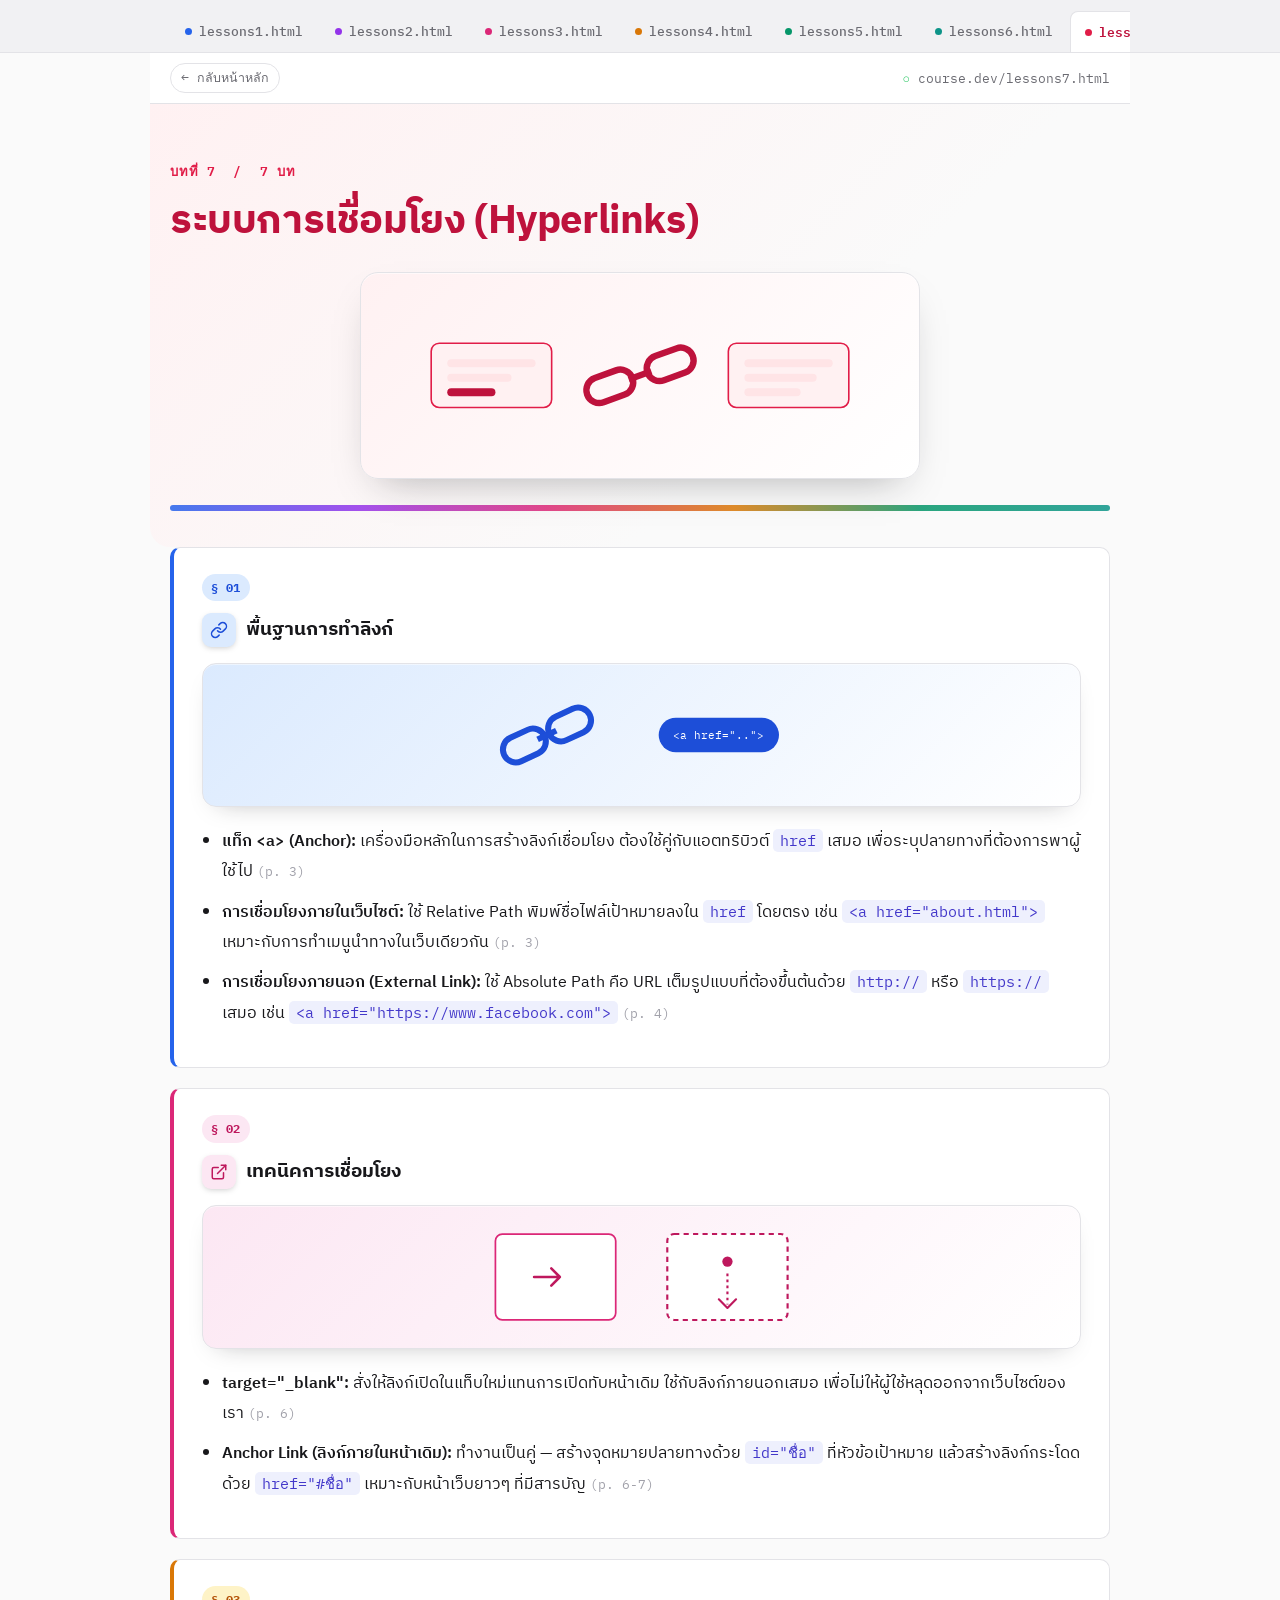
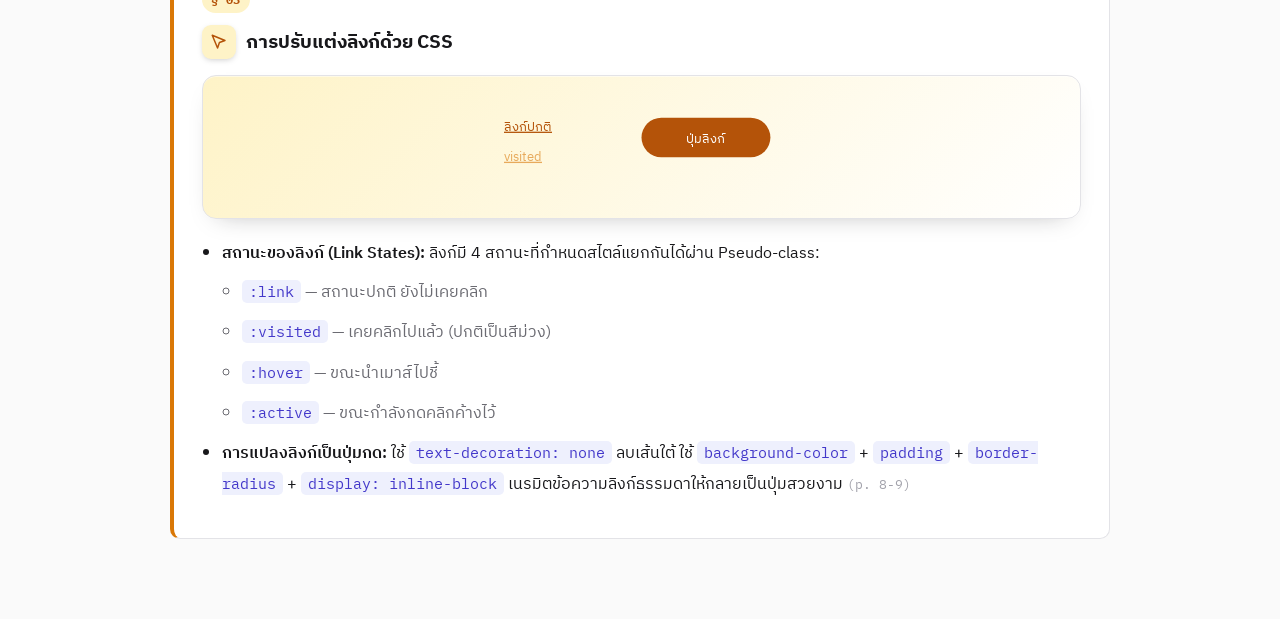
<file: page/lessons7.html>
<!DOCTYPE html>
<html lang="th">
<head>
<meta charset="UTF-8">
<meta name="viewport" content="width=device-width, initial-scale=1">
<title>บทที่ 7: ระบบการเชื่อมโยง (Hyperlinks)</title>
<link rel="preconnect" href="https://fonts.googleapis.com">
<link rel="preconnect" href="https://fonts.gstatic.com" crossorigin>
<link href="https://fonts.googleapis.com/css2?family=IBM+Plex+Sans+Thai:wght@400;500;600;700&family=IBM+Plex+Mono:wght@400;500;600&display=swap" rel="stylesheet">
<style>
  :root {
    --bg: #fafafa;
    --surface: #ffffff;
    --surface-alt: #f1f1f3;
    --border: #e3e3e7;
    --text: #18181b;
    --text-muted: #6b6b72;
    --accent: #2952e3;
    --accent-dim: #edf1fe;
    --accent-ink: #1d3fc4;
    --code-text: #4338ca;
    --code-bg: #eef0fd;
    --radius: 10px;
    --ch-accent: #E11D48;
    --ch-dim: #FFE4E6;
    --ch-ink: #BE123C;
    --ch-soft: #FFF1F2;
  }

  * { box-sizing: border-box; }

  html { scroll-behavior: smooth; }

  body {
    font-family: "IBM Plex Sans Thai", "Sarabun", "Tahoma", sans-serif;
    background: var(--bg);
    margin: 0;
    padding: 0 0 80px 0;
    color: var(--text);
    -webkit-font-smoothing: antialiased;
  }

  a { color: inherit; }

  .mono { font-family: "IBM Plex Mono", "Consolas", monospace; }

  /* ---- browser-tab style chapter navigator ---- */
  .tabbar-wrap {
    background: var(--surface-alt);
    border-bottom: 1px solid var(--border);
  }

  .tabbar {
    max-width: 980px;
    margin: 0 auto;
    display: flex;
    gap: 2px;
    padding: 10px 20px 0 20px;
    overflow-x: auto;
  }

  .tabbar a {
    flex: 0 0 auto;
    text-decoration: none;
    font-family: "IBM Plex Mono", monospace;
    font-size: 12.5px;
    font-weight: 500;
    color: var(--text-muted);
    background: transparent;
    padding: 9px 14px;
    border-radius: 8px 8px 0 0;
    border: 1px solid transparent;
    white-space: nowrap;
    display: inline-flex;
    align-items: center;
    gap: 7px;
  }

  .tabbar a .dot {
    width: 7px;
    height: 7px;
    border-radius: 50%;
    flex: 0 0 auto;
  }

  .tabbar a.active {
    background: var(--surface);
    border-color: var(--border);
    border-bottom-color: var(--surface);
    position: relative;
    top: 1px;
    font-weight: 600;
  }

  .addressbar {
    max-width: 980px;
    margin: 0 auto;
    display: flex;
    align-items: center;
    justify-content: space-between;
    gap: 12px;
    padding: 10px 20px;
    background: var(--surface);
    border-bottom: 1px solid var(--border);
    font-family: "IBM Plex Mono", monospace;
    font-size: 12.5px;
    color: var(--text-muted);
  }

  .addressbar .url::before {
    content: "○ ";
    color: #22c55e;
  }

  .back-link {
    text-decoration: none;
    color: var(--text-muted);
    display: inline-flex;
    align-items: center;
    gap: 6px;
    padding: 4px 10px;
    border-radius: 999px;
    border: 1px solid var(--border);
  }

  .back-link:hover {
    color: var(--ch-ink);
    border-color: var(--ch-accent);
  }

  /* ---- hero ---- */
  .hero {
    max-width: 980px;
    margin: 0 auto;
    padding: 56px 20px 36px 20px;
    background: linear-gradient(135deg, var(--ch-soft) 0%, var(--bg) 65%);
    border-radius: 0 0 20px 20px;
  }

  .hero .eyebrow {
    font-family: "IBM Plex Mono", monospace;
    font-size: 13px;
    font-weight: 600;
    letter-spacing: 0.06em;
    color: var(--ch-accent);
    margin: 0 0 14px 0;
  }

  .hero h1 {
    font-size: clamp(28px, 4vw, 40px);
    font-weight: 700;
    line-height: 1.25;
    margin: 0;
    letter-spacing: -0.01em;
    color: var(--ch-ink);
  }

  .hero .rule {
    margin-top: 26px;
    height: 6px;
    border-radius: 999px;
    background: linear-gradient(to right, #2563EB, #9333EA, #DB2777, #D97706, #059669, #0D9488);
    opacity: 0.85;
  }

  /* ---- content ---- */
  .content {
    max-width: 980px;
    margin: 0 auto;
    padding: 0 20px;
    display: flex;
    flex-direction: column;
    gap: 20px;
  }

  .block {
    background: var(--surface);
    border: 1px solid var(--border);
    border-left: 4px solid var(--b-accent, var(--ch-accent));
    border-radius: var(--radius);
    padding: 26px 28px 28px 28px;
  }

  .block .section-eyebrow {
    display: inline-block;
    font-family: "IBM Plex Mono", monospace;
    font-size: 11.5px;
    font-weight: 700;
    color: var(--b-ink, var(--ch-ink));
    background: var(--b-dim, var(--ch-dim));
    padding: 3px 9px;
    border-radius: 999px;
    margin: 0 0 12px 0;
    letter-spacing: 0.04em;
  }

  .block h2 {
    font-size: 19px;
    font-weight: 700;
    margin: 0 0 16px 0;
    color: var(--text);
  }

  .block p {
    color: var(--text-muted);
    line-height: 1.85;
    margin: 0 0 14px 0;
  }

  .block p:last-child { margin-bottom: 0; }

  ul {
    margin: 0;
    padding-left: 20px;
    line-height: 1.9;
  }

  li {
    margin-bottom: 10px;
    color: var(--text);
  }

  li b { font-weight: 600; }

  ul ul {
    margin-top: 10px;
    padding-left: 20px;
  }

  ul ul li {
    color: var(--text-muted);
  }

  .page-ref {
    color: #a1a1aa;
    font-size: 12.5px;
    font-family: "IBM Plex Mono", monospace;
  }

  code {
    background: var(--code-bg);
    padding: 2px 7px;
    border-radius: 5px;
    font-family: "IBM Plex Mono", "Consolas", monospace;
    font-size: 0.92em;
    color: var(--code-text);
  }

  table {
    width: 100%;
    border-collapse: collapse;
    margin-top: 6px;
    font-size: 14.5px;
  }

  th, td {
    border: 1px solid var(--border);
    padding: 12px 14px;
    text-align: left;
    vertical-align: top;
  }

  th {
    background: var(--accent-dim);
    color: var(--accent-ink);
    font-weight: 600;
    font-size: 13.5px;
  }

  td { color: var(--text-muted); }

  td:first-child {
    font-weight: 600;
    color: var(--text);
  }


  /* ---- polish: illustration cards ---- */
  .block-art {
    margin: 4px 0 20px 0;
    padding: 16px;
    border-radius: 14px;
    border: 1px solid var(--border);
    background: linear-gradient(135deg, var(--b-dim) 0%, var(--surface) 100%);
    box-shadow: 0 10px 24px -16px rgba(24,24,27,0.35), inset 0 1px 0 rgba(255,255,255,0.5);
  }
  .block-art svg {
    display: block;
    width: 100%;
    height: 118px;
  }

  .hero-art {
    max-width: 560px;
    margin: 26px auto 0 auto;
    padding: 22px;
    border-radius: 18px;
    border: 1px solid var(--border);
    background: linear-gradient(135deg, var(--ch-soft) 0%, var(--surface) 100%);
    box-shadow: 0 18px 40px -20px rgba(24,24,27,0.35), inset 0 1px 0 rgba(255,255,255,0.6);
  }
  .hero-art svg {
    display: block;
    width: 100%;
    height: auto;
  }

  /* ---- polish: card lift + entrance ---- */
  .block {
    transition: transform 0.25s ease, box-shadow 0.25s ease;
    animation: blockFadeUp 0.55s cubic-bezier(.2,.7,.3,1) both;
  }
  .block:hover {
    transform: translateY(-3px);
    box-shadow: 0 16px 32px -20px rgba(24,24,27,0.35);
  }
  .block:nth-of-type(1) { animation-delay: .03s; }
  .block:nth-of-type(2) { animation-delay: .10s; }
  .block:nth-of-type(3) { animation-delay: .17s; }
  .block:nth-of-type(4) { animation-delay: .24s; }
  .block:nth-of-type(5) { animation-delay: .31s; }

  @keyframes blockFadeUp {
    from { opacity: 0; transform: translateY(16px); }
    to   { opacity: 1; transform: translateY(0); }
  }

  .hero-art, .hero h1, .hero .eyebrow {
    animation: blockFadeUp 0.6s cubic-bezier(.2,.7,.3,1) both;
  }
  .hero .eyebrow { animation-delay: 0s; }
  .hero h1 { animation-delay: .05s; }
  .hero-art { animation-delay: .12s; }

  @media (prefers-reduced-motion: reduce) {
    .block, .hero-art, .hero h1, .hero .eyebrow { animation: none !important; }
    .block:hover { transform: none; }
  }

  @media (max-width: 640px) {
    .hero { padding: 40px 18px 28px 18px; }
    .block { padding: 20px 18px 22px 18px; }
  }
</style>
</head>
<body>

<div class="tabbar-wrap">
  <nav class="tabbar">
    <a href="lessons1.html"><span class="dot" style="background:#2563EB"></span>lessons1.html</a>
    <a href="lessons2.html"><span class="dot" style="background:#9333EA"></span>lessons2.html</a>
    <a href="lessons3.html"><span class="dot" style="background:#DB2777"></span>lessons3.html</a>
    <a href="lessons4.html"><span class="dot" style="background:#D97706"></span>lessons4.html</a>
    <a href="lessons5.html"><span class="dot" style="background:#059669"></span>lessons5.html</a>
    <a href="lessons6.html"><span class="dot" style="background:#0D9488"></span>lessons6.html</a>
    <a href="lessons7.html" class="active" style="border-bottom-color:#E11D48; color:#BE123C;"><span class="dot" style="background:#E11D48"></span>lessons7.html</a>
  </nav>
</div>
<div class="addressbar">
  <a class="back-link" href="../index.html">&larr; กลับหน้าหลัก</a>
  <span class="url mono">course.dev/lessons7.html</span>
</div>

<header class="hero">
  <p class="eyebrow mono">บทที่ 7 &nbsp;/&nbsp; 7 บท</p>
  <h1>ระบบการเชื่อมโยง (Hyperlinks)</h1>
  <div class="hero-art"><svg viewBox="0 0 640 200" xmlns="http://www.w3.org/2000/svg" style="width:100%;height:auto;display:block;"><rect x="60" y="60" width="150" height="80" rx="10" fill="var(--ch-soft)" stroke="var(--ch-accent)" stroke-width="2"/>
<rect x="80" y="80" width="110" height="10" rx="5" fill="var(--ch-dim)"/>
<rect x="80" y="98" width="80" height="10" rx="5" fill="var(--ch-dim)"/>
<rect x="80" y="116" width="60" height="10" rx="5" fill="var(--ch-ink)"/>
<rect x="430" y="60" width="150" height="80" rx="10" fill="var(--ch-soft)" stroke="var(--ch-accent)" stroke-width="2"/>
<rect x="450" y="80" width="110" height="10" rx="5" fill="var(--ch-dim)"/>
<rect x="450" y="98" width="90" height="10" rx="5" fill="var(--ch-dim)"/>
<rect x="450" y="116" width="70" height="10" rx="5" fill="var(--ch-dim)"/>
<g transform="translate(320,100) rotate(-20)">
<rect x="-70" y="-16" width="60" height="32" rx="16" fill="none" stroke="var(--ch-ink)" stroke-width="8"/>
<rect x="10" y="-16" width="60" height="32" rx="16" fill="none" stroke="var(--ch-ink)" stroke-width="8"/>
<line x1="-15" y1="0" x2="15" y2="0" stroke="var(--ch-ink)" stroke-width="8"/>
</g></svg></div>
  <div class="rule"></div>
</header>

<main class="content">
  <section class="block" style="--b-accent:#2563EB; --b-dim:#DBEAFE; --b-ink:#1D4ED8;">
    <p class="section-eyebrow">§ 01</p>
    <h2 style="display:flex;align-items:center;"><span style="display:inline-flex;align-items:center;justify-content:center;width:34px;height:34px;border-radius:9px;background:var(--b-dim);color:var(--b-ink);margin-right:10px;flex:0 0 auto;box-shadow:0 2px 6px -2px rgba(0,0,0,.25);"><svg width="18" height="18" viewBox="0 0 24 24" fill="none" stroke="currentColor" stroke-width="2" stroke-linecap="round" stroke-linejoin="round"><path d="M10 13a5 5 0 0 0 7.54.54l3-3a5 5 0 0 0-7.07-7.07l-1.72 1.71"/><path d="M14 11a5 5 0 0 0-7.54-.54l-3 3a5 5 0 0 0 7.07 7.07l1.71-1.71"/></svg></span>พื้นฐานการทำลิงก์</h2>
    <div class="block-art"><svg viewBox="0 0 400 128" xmlns="http://www.w3.org/2000/svg" style="width:100%;height:110px;display:block;">
<g transform="translate(90,64) rotate(-25)">
<rect x="-55" y="-15" width="52" height="30" rx="15" fill="none" stroke="var(--b-ink)" stroke-width="7"/>
<rect x="3" y="-15" width="52" height="30" rx="15" fill="none" stroke="var(--b-ink)" stroke-width="7"/>
<line x1="-12" y1="0" x2="12" y2="0" stroke="var(--b-ink)" stroke-width="7"/>
</g>
<rect x="220" y="44" width="140" height="40" rx="20.0" fill="var(--b-ink)" /><text x="290.0" y="69.0" text-anchor="middle" font-family="IBM Plex Mono, monospace" font-size="13" fill="#fff">&lt;a href=&quot;..&quot;&gt;</text>
</svg></div>
    <ul>
        <li><b>แท็ก &lt;a&gt; (Anchor):</b> เครื่องมือหลักในการสร้างลิงก์เชื่อมโยง ต้องใช้คู่กับแอตทริบิวต์ <code>href</code> เสมอ เพื่อระบุปลายทางที่ต้องการพาผู้ใช้ไป <span class="page-ref">(p. 3)</span></li>
        <li><b>การเชื่อมโยงภายในเว็บไซต์:</b> ใช้ Relative Path พิมพ์ชื่อไฟล์เป้าหมายลงใน <code>href</code> โดยตรง เช่น <code>&lt;a href="about.html"&gt;</code> เหมาะกับการทำเมนูนำทางในเว็บเดียวกัน <span class="page-ref">(p. 3)</span></li>
        <li><b>การเชื่อมโยงภายนอก (External Link):</b> ใช้ Absolute Path คือ URL เต็มรูปแบบที่ต้องขึ้นต้นด้วย <code>http://</code> หรือ <code>https://</code> เสมอ เช่น <code>&lt;a href="https://www.facebook.com"&gt;</code> <span class="page-ref">(p. 4)</span></li>
    </ul>
  </section>

  <section class="block" style="--b-accent:#DB2777; --b-dim:#FCE7F3; --b-ink:#BE185D;">
    <p class="section-eyebrow">§ 02</p>
    <h2 style="display:flex;align-items:center;"><span style="display:inline-flex;align-items:center;justify-content:center;width:34px;height:34px;border-radius:9px;background:var(--b-dim);color:var(--b-ink);margin-right:10px;flex:0 0 auto;box-shadow:0 2px 6px -2px rgba(0,0,0,.25);"><svg width="18" height="18" viewBox="0 0 24 24" fill="none" stroke="currentColor" stroke-width="2" stroke-linecap="round" stroke-linejoin="round"><path d="M18 13v6a2 2 0 0 1-2 2H5a2 2 0 0 1-2-2V8a2 2 0 0 1 2-2h6"/><polyline points="15 3 21 3 21 9"/><line x1="10" y1="14" x2="21" y2="3"/></svg></span>เทคนิคการเชื่อมโยง</h2>
    <div class="block-art"><svg viewBox="0 0 400 128" xmlns="http://www.w3.org/2000/svg" style="width:100%;height:110px;display:block;">
<rect x="30" y="14" width="140" height="100" rx="8" fill="var(--surface)" stroke="var(--b-accent)" stroke-width="2"/>
<path d="M75 64h30M95 54l10 10-10 10" stroke="var(--b-ink)" stroke-width="3" fill="none" stroke-linecap="round" stroke-linejoin="round"/>
<rect x="230" y="14" width="140" height="100" rx="8" fill="var(--surface)" stroke="var(--b-ink)" stroke-width="2.5" stroke-dasharray="6 5"/>
<circle cx="300" cy="46" r="6" fill="var(--b-ink)"/>
<line x1="300" y1="60" x2="300" y2="96" stroke="var(--b-ink)" stroke-width="2.5" stroke-dasharray="3 4"/>
<path d="M290 90l10 10 10-10" stroke="var(--b-ink)" stroke-width="2.5" fill="none" stroke-linecap="round" stroke-linejoin="round"/>
</svg></div>
    <ul>
        <li><b>target="_blank":</b> สั่งให้ลิงก์เปิดในแท็บใหม่แทนการเปิดทับหน้าเดิม ใช้กับลิงก์ภายนอกเสมอ เพื่อไม่ให้ผู้ใช้หลุดออกจากเว็บไซต์ของเรา <span class="page-ref">(p. 6)</span></li>
        <li><b>Anchor Link (ลิงก์ภายในหน้าเดิม):</b> ทำงานเป็นคู่ — สร้างจุดหมายปลายทางด้วย <code>id="ชื่อ"</code> ที่หัวข้อเป้าหมาย แล้วสร้างลิงก์กระโดดด้วย <code>href="#ชื่อ"</code> เหมาะกับหน้าเว็บยาวๆ ที่มีสารบัญ <span class="page-ref">(p. 6-7)</span></li>
    </ul>
  </section>

  <section class="block" style="--b-accent:#D97706; --b-dim:#FEF3C7; --b-ink:#B45309;">
    <p class="section-eyebrow">§ 03</p>
    <h2 style="display:flex;align-items:center;"><span style="display:inline-flex;align-items:center;justify-content:center;width:34px;height:34px;border-radius:9px;background:var(--b-dim);color:var(--b-ink);margin-right:10px;flex:0 0 auto;box-shadow:0 2px 6px -2px rgba(0,0,0,.25);"><svg width="18" height="18" viewBox="0 0 24 24" fill="none" stroke="currentColor" stroke-width="2" stroke-linecap="round" stroke-linejoin="round"><path d="M3 3l7.07 16.97 2.51-7.39 7.39-2.51L3 3z"/></svg></span>การปรับแต่งลิงก์ด้วย CSS</h2>
    <div class="block-art"><svg viewBox="0 0 400 128" xmlns="http://www.w3.org/2000/svg" style="width:100%;height:110px;display:block;">
<text x="40" y="45" font-family="IBM Plex Sans Thai" font-size="15" fill="var(--b-ink)" text-decoration="underline">ลิงก์ปกติ</text>
<text x="40" y="80" font-family="IBM Plex Sans Thai" font-size="15" fill="var(--b-accent)" text-decoration="underline" opacity="0.6">visited</text>
<rect x="200" y="30" width="150" height="46" rx="23" fill="var(--b-ink)"/>
<text x="275" y="59" text-anchor="middle" font-family="IBM Plex Sans Thai" font-size="15" fill="var(--surface)">ปุ่มลิงก์</text>
</svg></div>
    <ul>
        <li><b>สถานะของลิงก์ (Link States):</b> ลิงก์มี 4 สถานะที่กำหนดสไตล์แยกกันได้ผ่าน Pseudo-class:
            <ul style="margin-top:8px;">
                <li><code>:link</code> — สถานะปกติ ยังไม่เคยคลิก</li>
                <li><code>:visited</code> — เคยคลิกไปแล้ว (ปกติเป็นสีม่วง)</li>
                <li><code>:hover</code> — ขณะนำเมาส์ไปชี้</li>
                <li><code>:active</code> — ขณะกำลังกดคลิกค้างไว้</li>
            </ul>
        </li>
        <li><b>การแปลงลิงก์เป็นปุ่มกด:</b> ใช้ <code>text-decoration: none</code> ลบเส้นใต้ ใช้ <code>background-color</code> + <code>padding</code> + <code>border-radius</code> + <code>display: inline-block</code> เนรมิตข้อความลิงก์ธรรมดาให้กลายเป็นปุ่มสวยงาม <span class="page-ref">(p. 8-9)</span></li>
    </ul>
  </section>

</main>

</body>
</html>
</file>
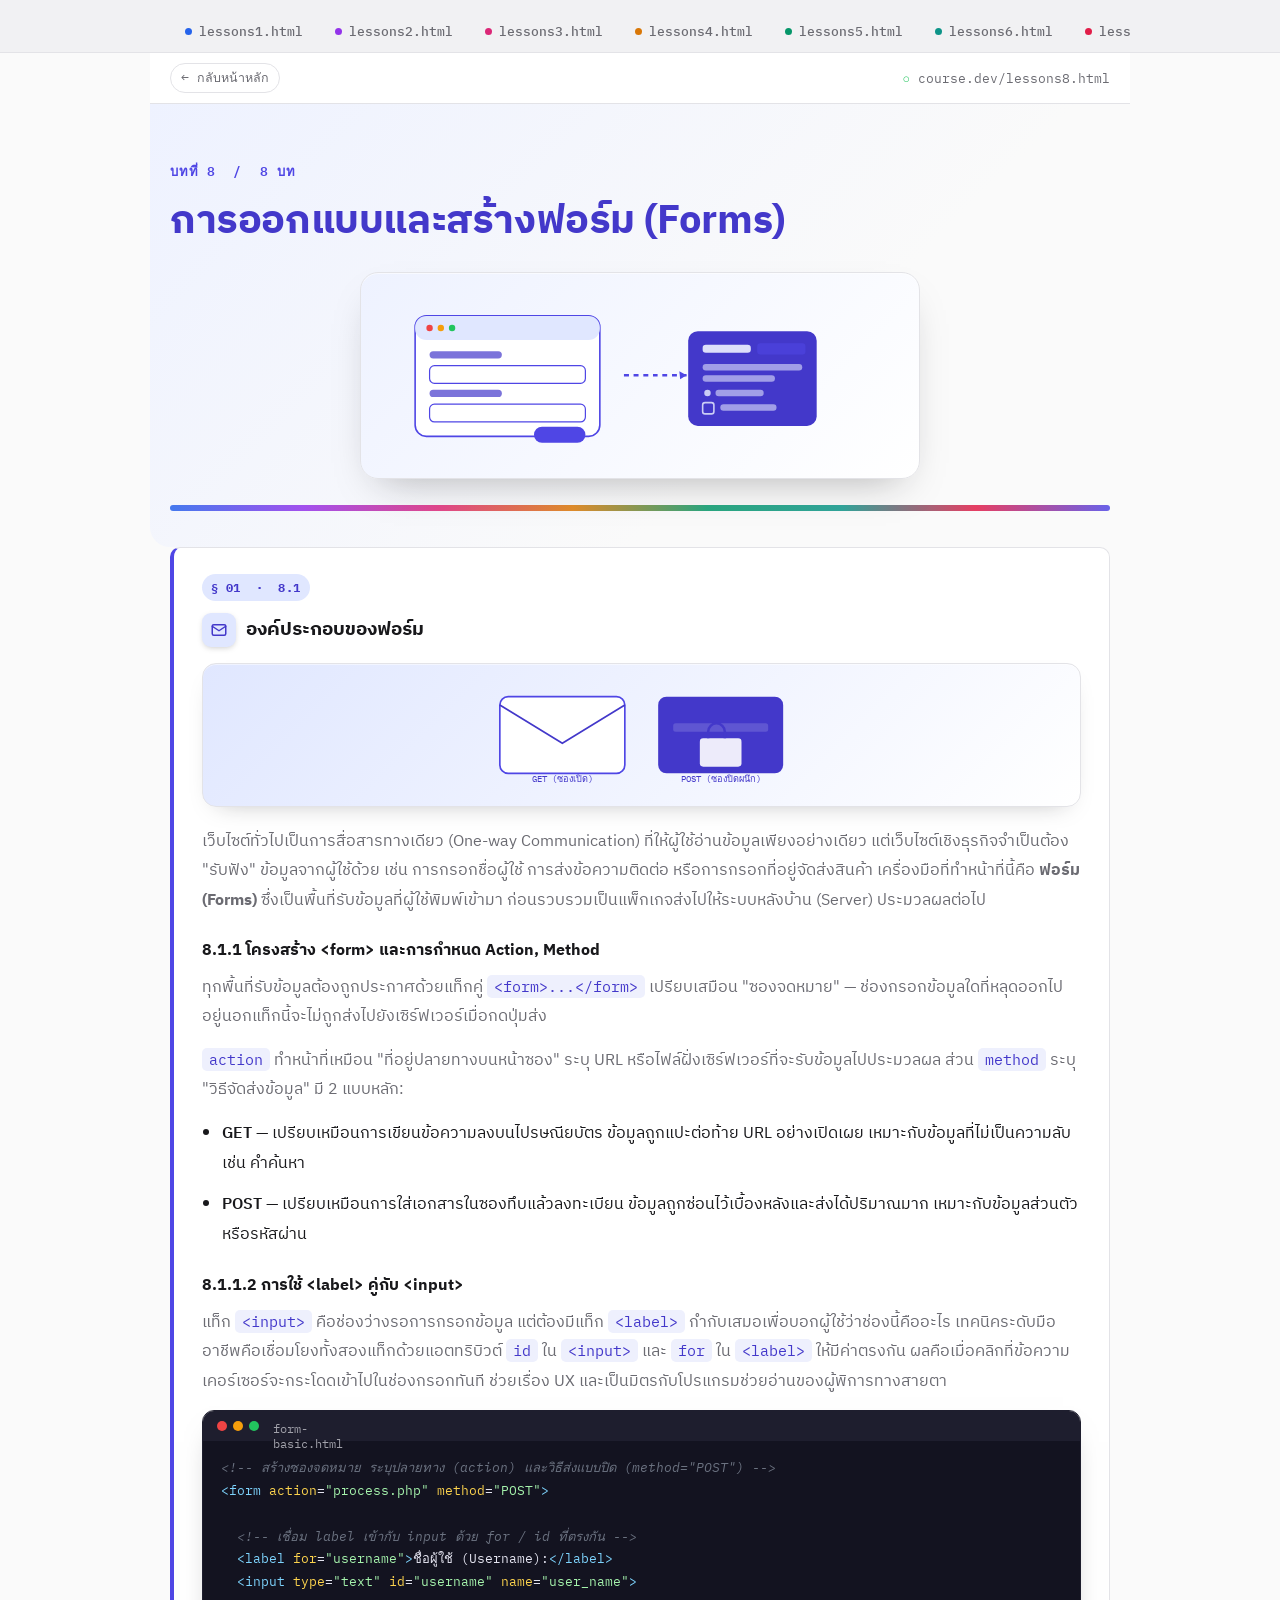
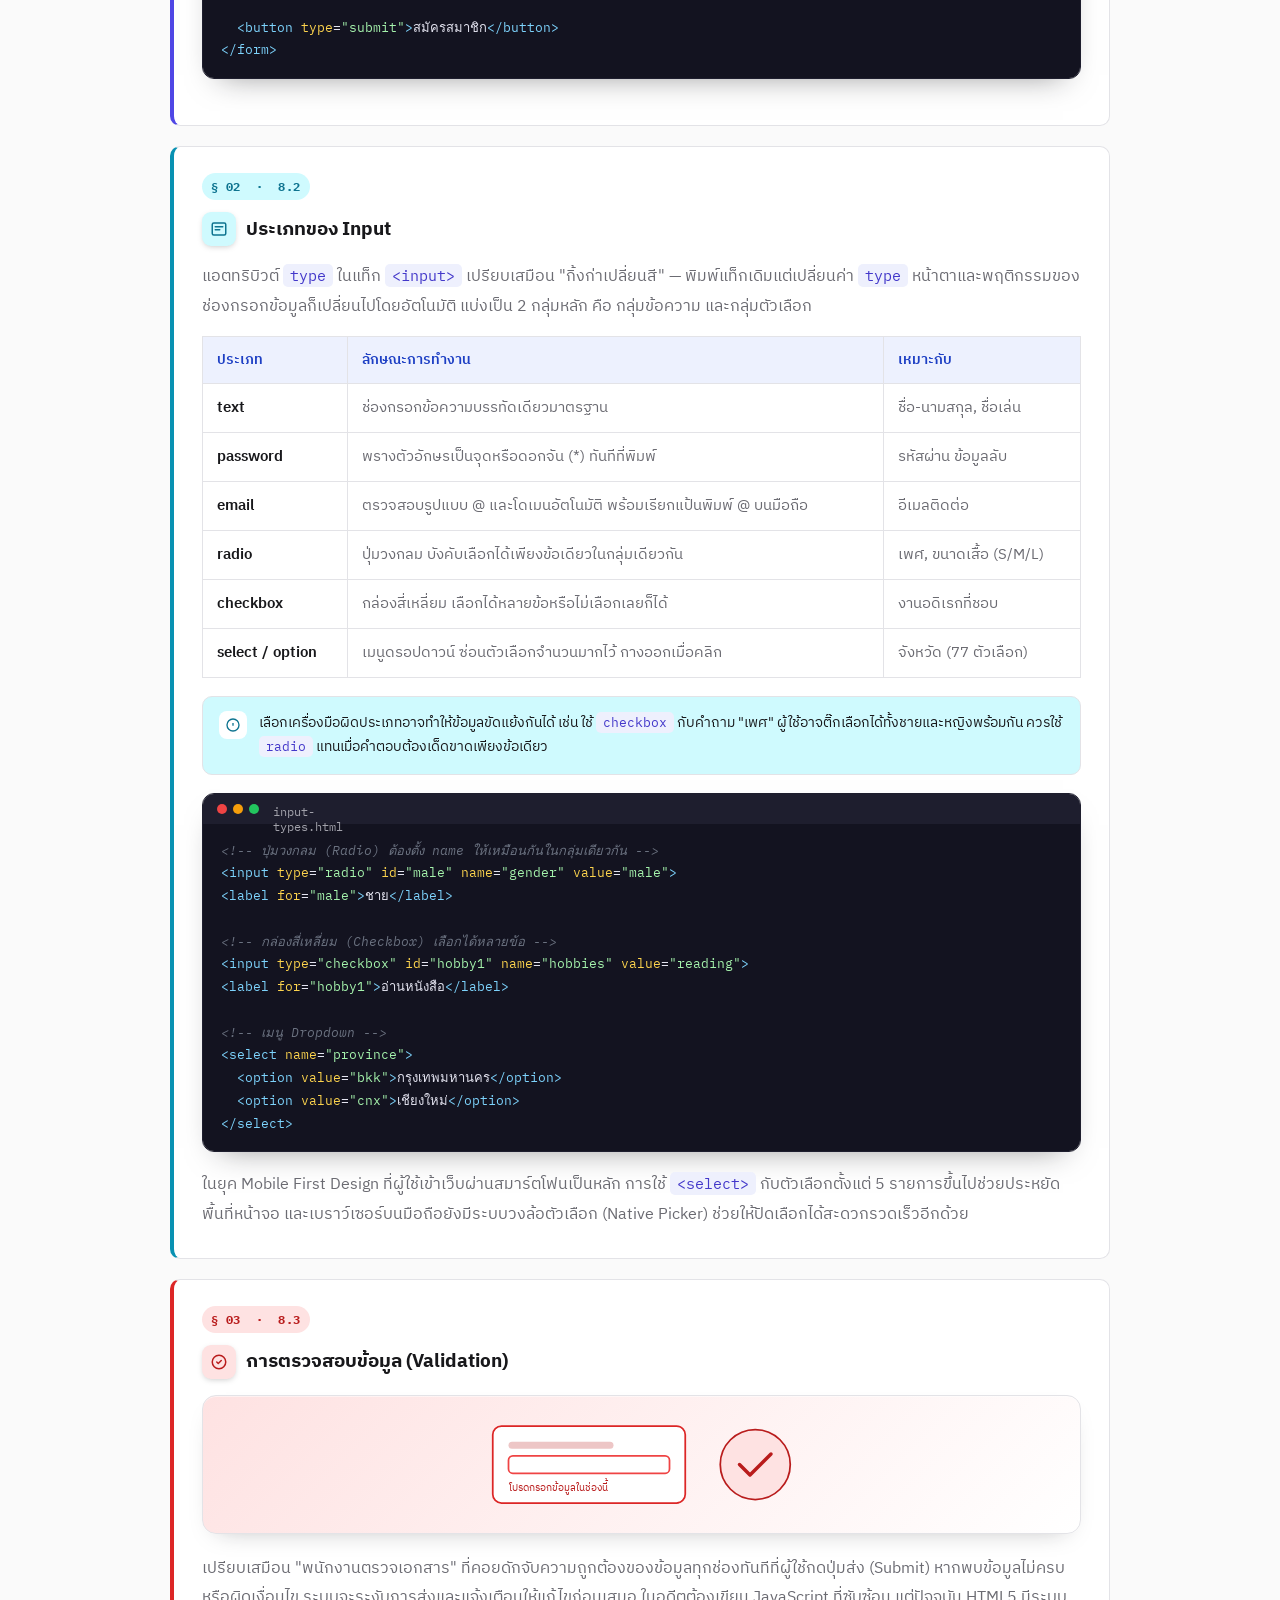
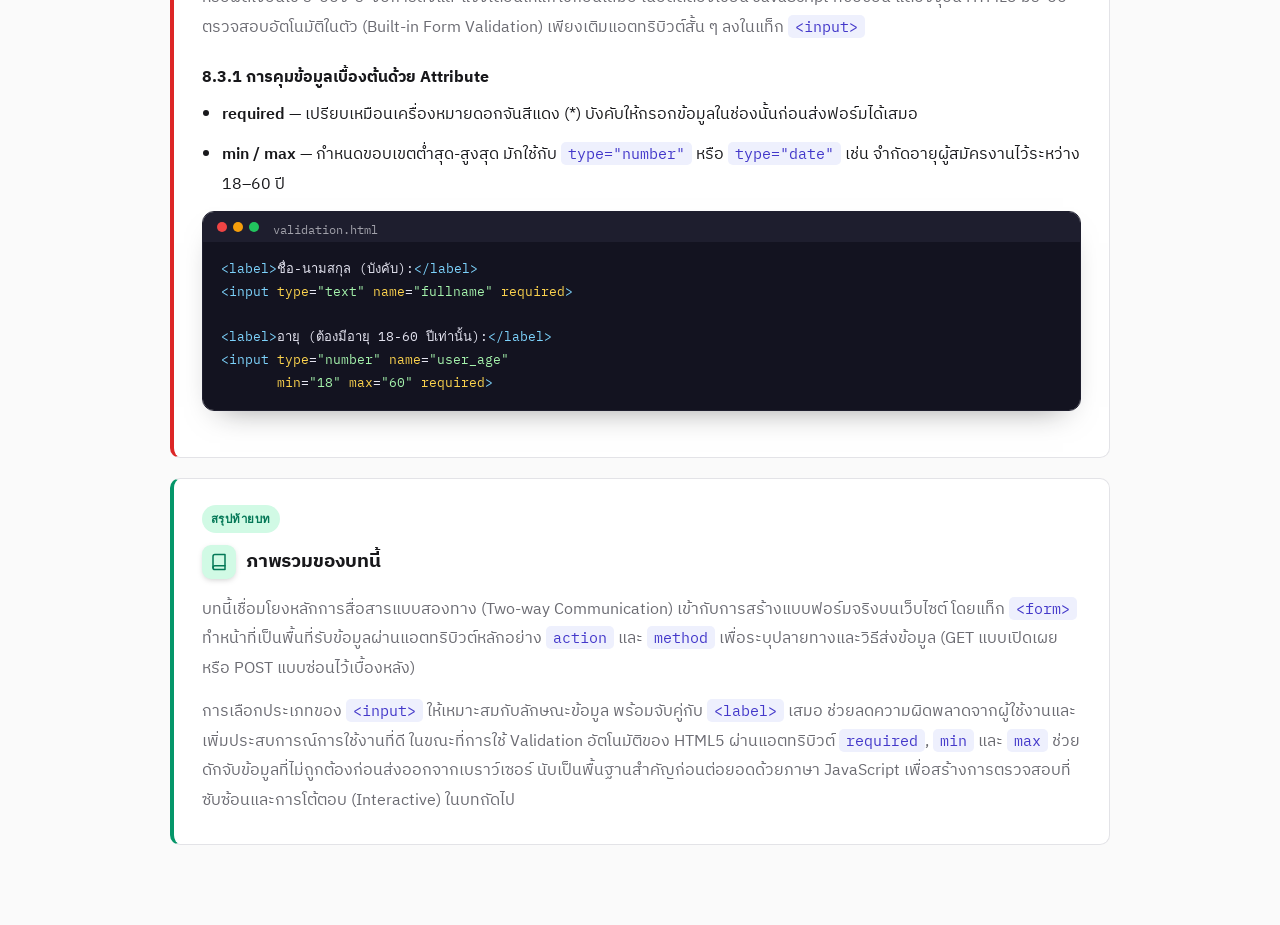
<file: page/lessons8.html>
<!DOCTYPE html>
<html lang="th">
<head>
<meta charset="UTF-8">
<meta name="viewport" content="width=device-width, initial-scale=1">
<title>บทที่ 8: การออกแบบและสร้างฟอร์ม (Forms)</title>
<link rel="preconnect" href="https://fonts.googleapis.com">
<link rel="preconnect" href="https://fonts.gstatic.com" crossorigin>
<link href="https://fonts.googleapis.com/css2?family=IBM+Plex+Sans+Thai:wght@400;500;600;700&family=IBM+Plex+Mono:wght@400;500;600&display=swap" rel="stylesheet">
<style>
  :root {
    --bg: #fafafa;
    --surface: #ffffff;
    --surface-alt: #f1f1f3;
    --border: #e3e3e7;
    --text: #18181b;
    --text-muted: #6b6b72;
    --accent: #2952e3;
    --accent-dim: #edf1fe;
    --accent-ink: #1d3fc4;
    --code-text: #4338ca;
    --code-bg: #eef0fd;
    --radius: 10px;
    --ch-accent: #4F46E5;
    --ch-dim: #E0E7FF;
    --ch-ink: #4338CA;
    --ch-soft: #EEF2FF;
  }

  * { box-sizing: border-box; }

  html { scroll-behavior: smooth; }

  body {
    font-family: "IBM Plex Sans Thai", "Sarabun", "Tahoma", sans-serif;
    background: var(--bg);
    margin: 0;
    padding: 0 0 80px 0;
    color: var(--text);
    -webkit-font-smoothing: antialiased;
  }

  a { color: inherit; }

  .mono { font-family: "IBM Plex Mono", "Consolas", monospace; }

  /* ---- browser-tab style chapter navigator ---- */
  .tabbar-wrap {
    background: var(--surface-alt);
    border-bottom: 1px solid var(--border);
  }

  .tabbar {
    max-width: 980px;
    margin: 0 auto;
    display: flex;
    gap: 2px;
    padding: 10px 20px 0 20px;
    overflow-x: auto;
  }

  .tabbar a {
    flex: 0 0 auto;
    text-decoration: none;
    font-family: "IBM Plex Mono", monospace;
    font-size: 12.5px;
    font-weight: 500;
    color: var(--text-muted);
    background: transparent;
    padding: 9px 14px;
    border-radius: 8px 8px 0 0;
    border: 1px solid transparent;
    white-space: nowrap;
    display: inline-flex;
    align-items: center;
    gap: 7px;
  }

  .tabbar a .dot {
    width: 7px;
    height: 7px;
    border-radius: 50%;
    flex: 0 0 auto;
  }

  .tabbar a.active {
    background: var(--surface);
    border-color: var(--border);
    border-bottom-color: var(--surface);
    position: relative;
    top: 1px;
    font-weight: 600;
  }

  .addressbar {
    max-width: 980px;
    margin: 0 auto;
    display: flex;
    align-items: center;
    justify-content: space-between;
    gap: 12px;
    padding: 10px 20px;
    background: var(--surface);
    border-bottom: 1px solid var(--border);
    font-family: "IBM Plex Mono", monospace;
    font-size: 12.5px;
    color: var(--text-muted);
  }

  .addressbar .url::before {
    content: "○ ";
    color: #22c55e;
  }

  .back-link {
    text-decoration: none;
    color: var(--text-muted);
    display: inline-flex;
    align-items: center;
    gap: 6px;
    padding: 4px 10px;
    border-radius: 999px;
    border: 1px solid var(--border);
  }

  .back-link:hover {
    color: var(--ch-ink);
    border-color: var(--ch-accent);
  }

  /* ---- hero ---- */
  .hero {
    max-width: 980px;
    margin: 0 auto;
    padding: 56px 20px 36px 20px;
    background: linear-gradient(135deg, var(--ch-soft) 0%, var(--bg) 65%);
    border-radius: 0 0 20px 20px;
  }

  .hero .eyebrow {
    font-family: "IBM Plex Mono", monospace;
    font-size: 13px;
    font-weight: 600;
    letter-spacing: 0.06em;
    color: var(--ch-accent);
    margin: 0 0 14px 0;
  }

  .hero h1 {
    font-size: clamp(28px, 4vw, 40px);
    font-weight: 700;
    line-height: 1.25;
    margin: 0;
    letter-spacing: -0.01em;
    color: var(--ch-ink);
  }

  .hero .rule {
    margin-top: 26px;
    height: 6px;
    border-radius: 999px;
    background: linear-gradient(to right, #2563EB, #9333EA, #DB2777, #D97706, #059669, #0D9488, #E11D48, #4F46E5);
    opacity: 0.85;
  }

  /* ---- content ---- */
  .content {
    max-width: 980px;
    margin: 0 auto;
    padding: 0 20px;
    display: flex;
    flex-direction: column;
    gap: 20px;
  }

  .block {
    background: var(--surface);
    border: 1px solid var(--border);
    border-left: 4px solid var(--b-accent, var(--ch-accent));
    border-radius: var(--radius);
    padding: 26px 28px 28px 28px;
  }

  .block .section-eyebrow {
    display: inline-block;
    font-family: "IBM Plex Mono", monospace;
    font-size: 11.5px;
    font-weight: 700;
    color: var(--b-ink, var(--ch-ink));
    background: var(--b-dim, var(--ch-dim));
    padding: 3px 9px;
    border-radius: 999px;
    margin: 0 0 12px 0;
    letter-spacing: 0.04em;
  }

  .block h2 {
    font-size: 19px;
    font-weight: 700;
    margin: 0 0 16px 0;
    color: var(--text);
  }

  .block h3 {
    font-size: 15.5px;
    font-weight: 700;
    margin: 22px 0 10px 0;
    color: var(--text);
  }

  .block p {
    color: var(--text-muted);
    line-height: 1.85;
    margin: 0 0 14px 0;
  }

  .block p:last-child { margin-bottom: 0; }

  ul {
    margin: 0;
    padding-left: 20px;
    line-height: 1.9;
  }

  li {
    margin-bottom: 10px;
    color: var(--text);
  }

  li b { font-weight: 600; }

  ul ul {
    margin-top: 10px;
    padding-left: 20px;
  }

  ul ul li {
    color: var(--text-muted);
  }

  .page-ref {
    color: #a1a1aa;
    font-size: 12.5px;
    font-family: "IBM Plex Mono", monospace;
  }

  code {
    background: var(--code-bg);
    padding: 2px 7px;
    border-radius: 5px;
    font-family: "IBM Plex Mono", "Consolas", monospace;
    font-size: 0.92em;
    color: var(--code-text);
  }

  table {
    width: 100%;
    border-collapse: collapse;
    margin-top: 6px;
    font-size: 14.5px;
  }

  th, td {
    border: 1px solid var(--border);
    padding: 12px 14px;
    text-align: left;
    vertical-align: top;
  }

  th {
    background: var(--accent-dim);
    color: var(--accent-ink);
    font-weight: 600;
    font-size: 13.5px;
  }

  td { color: var(--text-muted); }

  td:first-child {
    font-weight: 600;
    color: var(--text);
  }

  /* ---- code window (editor mockup) ---- */
  .code-window {
    margin: 4px 0 18px 0;
    border-radius: 12px;
    overflow: hidden;
    border: 1px solid #1e1e2e;
    box-shadow: 0 14px 30px -18px rgba(24,24,27,0.5);
  }
  .code-window .titlebar {
    background: #1e1e2e;
    padding: 10px 14px;
    display: flex;
    align-items: center;
    gap: 6px;
  }
  .code-window .titlebar span {
    width: 10px; height: 10px; border-radius: 50%;
  }
  .code-window .titlebar .lbl {
    margin-left: 8px;
    font-family: "IBM Plex Mono", monospace;
    font-size: 11.5px;
    color: #a1a1aa;
  }
  .code-window pre {
    margin: 0;
    background: #131320;
    padding: 16px 18px;
    overflow-x: auto;
  }
  .code-window code {
    background: none;
    padding: 0;
    color: #e4e4f0;
    font-size: 13px;
    line-height: 1.75;
  }
  .code-window .tag { color: #7dd3fc; }
  .code-window .attr { color: #fcd34d; }
  .code-window .val { color: #a5f3ac; }
  .code-window .cmt { color: #6b7280; font-style: italic; }

  /* ---- callout ---- */
  .callout {
    display: flex;
    gap: 12px;
    padding: 14px 16px;
    border-radius: 10px;
    background: var(--b-dim, var(--ch-dim));
    border: 1px solid var(--border);
    margin: 4px 0 18px 0;
  }
  .callout .ico {
    flex: 0 0 auto;
    width: 28px; height: 28px;
    border-radius: 8px;
    background: var(--surface);
    display: flex; align-items: center; justify-content: center;
    color: var(--b-ink, var(--ch-ink));
  }
  .callout p { margin: 0; color: var(--text); line-height: 1.75; font-size: 14px; }

  /* ---- polish: illustration cards ---- */
  .block-art {
    margin: 4px 0 20px 0;
    padding: 16px;
    border-radius: 14px;
    border: 1px solid var(--border);
    background: linear-gradient(135deg, var(--b-dim) 0%, var(--surface) 100%);
    box-shadow: 0 10px 24px -16px rgba(24,24,27,0.35), inset 0 1px 0 rgba(255,255,255,0.5);
  }
  .block-art svg {
    display: block;
    width: 100%;
    height: 118px;
  }

  .hero-art {
    max-width: 560px;
    margin: 26px auto 0 auto;
    padding: 22px;
    border-radius: 18px;
    border: 1px solid var(--border);
    background: linear-gradient(135deg, var(--ch-soft) 0%, var(--surface) 100%);
    box-shadow: 0 18px 40px -20px rgba(24,24,27,0.35), inset 0 1px 0 rgba(255,255,255,0.6);
  }
  .hero-art svg {
    display: block;
    width: 100%;
    height: auto;
  }

  /* ---- polish: card lift + entrance ---- */
  .block {
    transition: transform 0.25s ease, box-shadow 0.25s ease;
    animation: blockFadeUp 0.55s cubic-bezier(.2,.7,.3,1) both;
  }
  .block:hover {
    transform: translateY(-3px);
    box-shadow: 0 16px 32px -20px rgba(24,24,27,0.35);
  }
  .block:nth-of-type(1) { animation-delay: .03s; }
  .block:nth-of-type(2) { animation-delay: .10s; }
  .block:nth-of-type(3) { animation-delay: .17s; }
  .block:nth-of-type(4) { animation-delay: .24s; }
  .block:nth-of-type(5) { animation-delay: .31s; }

  @keyframes blockFadeUp {
    from { opacity: 0; transform: translateY(16px); }
    to   { opacity: 1; transform: translateY(0); }
  }

  .hero-art, .hero h1, .hero .eyebrow {
    animation: blockFadeUp 0.6s cubic-bezier(.2,.7,.3,1) both;
  }
  .hero .eyebrow { animation-delay: 0s; }
  .hero h1 { animation-delay: .05s; }
  .hero-art { animation-delay: .12s; }

  @media (prefers-reduced-motion: reduce) {
    .block, .hero-art, .hero h1, .hero .eyebrow { animation: none !important; }
    .block:hover { transform: none; }
  }

  @media (max-width: 640px) {
    .hero { padding: 40px 18px 28px 18px; }
    .block { padding: 20px 18px 22px 18px; }
  }
</style>
</head>
<body>

<div class="tabbar-wrap">
  <nav class="tabbar">
    <a href="lessons1.html"><span class="dot" style="background:#2563EB"></span>lessons1.html</a>
    <a href="lessons2.html"><span class="dot" style="background:#9333EA"></span>lessons2.html</a>
    <a href="lessons3.html"><span class="dot" style="background:#DB2777"></span>lessons3.html</a>
    <a href="lessons4.html"><span class="dot" style="background:#D97706"></span>lessons4.html</a>
    <a href="lessons5.html"><span class="dot" style="background:#059669"></span>lessons5.html</a>
    <a href="lessons6.html"><span class="dot" style="background:#0D9488"></span>lessons6.html</a>
    <a href="lessons7.html"><span class="dot" style="background:#E11D48"></span>lessons7.html</a>
    <a href="lessons8.html" class="active" style="border-bottom-color:#4F46E5; color:#4338CA;"><span class="dot" style="background:#4F46E5"></span>lessons8.html</a>
  </nav>
</div>
<div class="addressbar">
  <a class="back-link" href="../index.html">&larr; กลับหน้าหลัก</a>
  <span class="url mono">course.dev/lessons8.html</span>
</div>

<header class="hero">
  <p class="eyebrow mono">บทที่ 8 &nbsp;/&nbsp; 8 บท</p>
  <h1>การออกแบบและสร้างฟอร์ม (Forms)</h1>
  <div class="hero-art"><svg viewBox="0 0 640 200" xmlns="http://www.w3.org/2000/svg" style="width:100%;height:auto;display:block;">
    <rect x="40" y="26" width="230" height="150" rx="14" fill="var(--surface)" stroke="var(--ch-accent)" stroke-width="2"/>
    <rect x="40" y="26" width="230" height="30" rx="14" fill="var(--ch-dim)"/>
    <circle cx="58" cy="41" r="4" fill="#EF4444"/>
    <circle cx="72" cy="41" r="4" fill="#F59E0B"/>
    <circle cx="86" cy="41" r="4" fill="#22C55E"/>
    <rect x="58" y="70" width="90" height="9" rx="4.5" fill="var(--ch-ink)" opacity="0.7"/>
    <rect x="58" y="88" width="194" height="22" rx="6" fill="var(--surface)" stroke="var(--ch-accent)" stroke-width="1.5"/>
    <rect x="58" y="118" width="90" height="9" rx="4.5" fill="var(--ch-ink)" opacity="0.7"/>
    <rect x="58" y="136" width="194" height="22" rx="6" fill="var(--surface)" stroke="var(--ch-accent)" stroke-width="1.5"/>
    <rect x="188" y="164" width="64" height="20" rx="10" fill="var(--ch-accent)"/>
    <path d="M300 100 C 335 100, 345 100, 378 100" fill="none" stroke="var(--ch-accent)" stroke-width="3" stroke-dasharray="6 6"/>
    <path d="M378 100 l-9 -5 l1 10 z" fill="var(--ch-accent)"/>
    <rect x="380" y="45" width="160" height="118" rx="12" fill="var(--ch-ink)"/>
    <rect x="398" y="62" width="60" height="10" rx="4" fill="var(--ch-soft)" opacity="0.9"/>
    <rect x="466" y="60" width="60" height="14" rx="4" fill="var(--ch-accent)" opacity="0.6"/>
    <rect x="398" y="86" width="124" height="8" rx="4" fill="var(--ch-soft)" opacity="0.55"/>
    <rect x="398" y="100" width="90" height="8" rx="4" fill="var(--ch-soft)" opacity="0.55"/>
    <circle cx="404" cy="122" r="4" fill="var(--ch-soft)" opacity="0.8"/>
    <rect x="414" y="118" width="60" height="8" rx="4" fill="var(--ch-soft)" opacity="0.55"/>
    <rect x="398" y="134" width="14" height="14" rx="3" fill="none" stroke="var(--ch-soft)" stroke-width="2" opacity="0.8"/>
    <rect x="420" y="136" width="70" height="8" rx="4" fill="var(--ch-soft)" opacity="0.55"/>
  </svg></div>
  <div class="rule"></div>
</header>

<main class="content">

  <section class="block" style="--b-accent:#4F46E5; --b-dim:#E0E7FF; --b-ink:#4338CA;">
    <p class="section-eyebrow">§ 01 &nbsp;·&nbsp; 8.1</p>
    <h2 style="display:flex;align-items:center;"><span style="display:inline-flex;align-items:center;justify-content:center;width:34px;height:34px;border-radius:9px;background:var(--b-dim);color:var(--b-ink);margin-right:10px;flex:0 0 auto;box-shadow:0 2px 6px -2px rgba(0,0,0,.25);"><svg width="18" height="18" viewBox="0 0 24 24" fill="none" stroke="currentColor" stroke-width="2" stroke-linecap="round" stroke-linejoin="round"><rect x="3" y="5" width="18" height="14" rx="2"/><path d="M3 7l9 6 9-6"/></svg></span>องค์ประกอบของฟอร์ม</h2>

    <div class="block-art"><svg viewBox="0 0 400 132" xmlns="http://www.w3.org/2000/svg" style="width:100%;height:110px;display:block;">
      <rect x="30" y="20" width="150" height="92" rx="10" fill="var(--surface)" stroke="var(--b-accent)" stroke-width="2"/>
      <path d="M30 30 l75 46 l75 -46" fill="none" stroke="var(--b-ink)" stroke-width="2"/>
      <text x="105" y="122" text-anchor="middle" font-family="IBM Plex Mono, monospace" font-size="11" fill="var(--b-ink)">GET (ซองเปิด)</text>
      <rect x="220" y="20" width="150" height="92" rx="10" fill="var(--b-ink)"/>
      <rect x="238" y="52" width="114" height="10" rx="3" fill="var(--surface)" opacity="0.15"/>
      <rect x="270" y="70" width="50" height="34" rx="4" fill="var(--surface)" opacity="0.9"/>
      <path d="M280 70v-8a10 10 0 0 1 20 0v8" fill="none" stroke="var(--b-ink)" stroke-width="3"/>
      <text x="295" y="122" text-anchor="middle" font-family="IBM Plex Mono, monospace" font-size="11" fill="var(--b-ink)">POST (ซองปิดผนึก)</text>
    </svg></div>

    <p>เว็บไซต์ทั่วไปเป็นการสื่อสารทางเดียว (One-way Communication) ที่ให้ผู้ใช้อ่านข้อมูลเพียงอย่างเดียว แต่เว็บไซต์เชิงธุรกิจจำเป็นต้อง "รับฟัง" ข้อมูลจากผู้ใช้ด้วย เช่น การกรอกชื่อผู้ใช้ การส่งข้อความติดต่อ หรือการกรอกที่อยู่จัดส่งสินค้า เครื่องมือที่ทำหน้าที่นี้คือ <b>ฟอร์ม (Forms)</b> ซึ่งเป็นพื้นที่รับข้อมูลที่ผู้ใช้พิมพ์เข้ามา ก่อนรวบรวมเป็นแพ็กเกจส่งไปให้ระบบหลังบ้าน (Server) ประมวลผลต่อไป</p>

    <h3>8.1.1 โครงสร้าง &lt;form&gt; และการกำหนด Action, Method</h3>
    <p>ทุกพื้นที่รับข้อมูลต้องถูกประกาศด้วยแท็กคู่ <code>&lt;form&gt;...&lt;/form&gt;</code> เปรียบเสมือน "ซองจดหมาย" — ช่องกรอกข้อมูลใดที่หลุดออกไปอยู่นอกแท็กนี้จะไม่ถูกส่งไปยังเซิร์ฟเวอร์เมื่อกดปุ่มส่ง</p>
    <p><code>action</code> ทำหน้าที่เหมือน "ที่อยู่ปลายทางบนหน้าซอง" ระบุ URL หรือไฟล์ฝั่งเซิร์ฟเวอร์ที่จะรับข้อมูลไปประมวลผล ส่วน <code>method</code> ระบุ "วิธีจัดส่งข้อมูล" มี 2 แบบหลัก:</p>
    <ul>
      <li><b>GET</b> — เปรียบเหมือนการเขียนข้อความลงบนไปรษณียบัตร ข้อมูลถูกแปะต่อท้าย URL อย่างเปิดเผย เหมาะกับข้อมูลที่ไม่เป็นความลับ เช่น คำค้นหา</li>
      <li><b>POST</b> — เปรียบเหมือนการใส่เอกสารในซองทึบแล้วลงทะเบียน ข้อมูลถูกซ่อนไว้เบื้องหลังและส่งได้ปริมาณมาก เหมาะกับข้อมูลส่วนตัวหรือรหัสผ่าน</li>
    </ul>

    <h3>8.1.1.2 การใช้ &lt;label&gt; คู่กับ &lt;input&gt;</h3>
    <p>แท็ก <code>&lt;input&gt;</code> คือช่องว่างรอการกรอกข้อมูล แต่ต้องมีแท็ก <code>&lt;label&gt;</code> กำกับเสมอเพื่อบอกผู้ใช้ว่าช่องนี้คืออะไร เทคนิคระดับมืออาชีพคือเชื่อมโยงทั้งสองแท็กด้วยแอตทริบิวต์ <code>id</code> ใน <code>&lt;input&gt;</code> และ <code>for</code> ใน <code>&lt;label&gt;</code> ให้มีค่าตรงกัน ผลคือเมื่อคลิกที่ข้อความ เคอร์เซอร์จะกระโดดเข้าไปในช่องกรอกทันที ช่วยเรื่อง UX และเป็นมิตรกับโปรแกรมช่วยอ่านของผู้พิการทางสายตา</p>

    <div class="code-window">
      <div class="titlebar"><span style="background:#EF4444"></span><span style="background:#F59E0B"></span><span style="background:#22C55E"></span><span class="lbl">form-basic.html</span></div>
      <pre><code><span class="cmt">&lt;!-- สร้างซองจดหมาย ระบุปลายทาง (action) และวิธีส่งแบบปิด (method="POST") --&gt;</span>
<span class="tag">&lt;form</span> <span class="attr">action</span>=<span class="val">"process.php"</span> <span class="attr">method</span>=<span class="val">"POST"</span><span class="tag">&gt;</span>

  <span class="cmt">&lt;!-- เชื่อม label เข้ากับ input ด้วย for / id ที่ตรงกัน --&gt;</span>
  <span class="tag">&lt;label</span> <span class="attr">for</span>=<span class="val">"username"</span><span class="tag">&gt;</span>ชื่อผู้ใช้ (Username):<span class="tag">&lt;/label&gt;</span>
  <span class="tag">&lt;input</span> <span class="attr">type</span>=<span class="val">"text"</span> <span class="attr">id</span>=<span class="val">"username"</span> <span class="attr">name</span>=<span class="val">"user_name"</span><span class="tag">&gt;</span>

  <span class="tag">&lt;button</span> <span class="attr">type</span>=<span class="val">"submit"</span><span class="tag">&gt;</span>สมัครสมาชิก<span class="tag">&lt;/button&gt;</span>
<span class="tag">&lt;/form&gt;</span></code></pre>
    </div>
  </section>

  <section class="block" style="--b-accent:#0891B2; --b-dim:#CFFAFE; --b-ink:#0E7490;">
    <p class="section-eyebrow">§ 02 &nbsp;·&nbsp; 8.2</p>
    <h2 style="display:flex;align-items:center;"><span style="display:inline-flex;align-items:center;justify-content:center;width:34px;height:34px;border-radius:9px;background:var(--b-dim);color:var(--b-ink);margin-right:10px;flex:0 0 auto;box-shadow:0 2px 6px -2px rgba(0,0,0,.25);"><svg width="18" height="18" viewBox="0 0 24 24" fill="none" stroke="currentColor" stroke-width="2" stroke-linecap="round" stroke-linejoin="round"><rect x="3" y="4" width="18" height="16" rx="2"/><path d="M7 9h10M7 13h6"/></svg></span>ประเภทของ Input</h2>

    <p>แอตทริบิวต์ <code>type</code> ในแท็ก <code>&lt;input&gt;</code> เปรียบเสมือน "กิ้งก่าเปลี่ยนสี" — พิมพ์แท็กเดิมแต่เปลี่ยนค่า <code>type</code> หน้าตาและพฤติกรรมของช่องกรอกข้อมูลก็เปลี่ยนไปโดยอัตโนมัติ แบ่งเป็น 2 กลุ่มหลัก คือ กลุ่มข้อความ และกลุ่มตัวเลือก</p>

    <table>
      <tr><th>ประเภท</th><th>ลักษณะการทำงาน</th><th>เหมาะกับ</th></tr>
      <tr><td>text</td><td>ช่องกรอกข้อความบรรทัดเดียวมาตรฐาน</td><td>ชื่อ-นามสกุล, ชื่อเล่น</td></tr>
      <tr><td>password</td><td>พรางตัวอักษรเป็นจุดหรือดอกจัน (*) ทันทีที่พิมพ์</td><td>รหัสผ่าน ข้อมูลลับ</td></tr>
      <tr><td>email</td><td>ตรวจสอบรูปแบบ @ และโดเมนอัตโนมัติ พร้อมเรียกแป้นพิมพ์ @ บนมือถือ</td><td>อีเมลติดต่อ</td></tr>
      <tr><td>radio</td><td>ปุ่มวงกลม บังคับเลือกได้เพียงข้อเดียวในกลุ่มเดียวกัน</td><td>เพศ, ขนาดเสื้อ (S/M/L)</td></tr>
      <tr><td>checkbox</td><td>กล่องสี่เหลี่ยม เลือกได้หลายข้อหรือไม่เลือกเลยก็ได้</td><td>งานอดิเรกที่ชอบ</td></tr>
      <tr><td>select / option</td><td>เมนูดรอปดาวน์ ซ่อนตัวเลือกจำนวนมากไว้ กางออกเมื่อคลิก</td><td>จังหวัด (77 ตัวเลือก)</td></tr>
    </table>

    <div class="callout" style="margin-top:18px;">
      <span class="ico"><svg width="16" height="16" viewBox="0 0 24 24" fill="none" stroke="currentColor" stroke-width="2"><path d="M12 9v4M12 17h.01"/><circle cx="12" cy="12" r="9"/></svg></span>
      <p>เลือกเครื่องมือผิดประเภทอาจทำให้ข้อมูลขัดแย้งกันได้ เช่น ใช้ <code>checkbox</code> กับคำถาม "เพศ" ผู้ใช้อาจติ๊กเลือกได้ทั้งชายและหญิงพร้อมกัน ควรใช้ <code>radio</code> แทนเมื่อคำตอบต้องเด็ดขาดเพียงข้อเดียว</p>
    </div>

    <div class="code-window">
      <div class="titlebar"><span style="background:#EF4444"></span><span style="background:#F59E0B"></span><span style="background:#22C55E"></span><span class="lbl">input-types.html</span></div>
      <pre><code><span class="cmt">&lt;!-- ปุ่มวงกลม (Radio) ต้องตั้ง name ให้เหมือนกันในกลุ่มเดียวกัน --&gt;</span>
<span class="tag">&lt;input</span> <span class="attr">type</span>=<span class="val">"radio"</span> <span class="attr">id</span>=<span class="val">"male"</span> <span class="attr">name</span>=<span class="val">"gender"</span> <span class="attr">value</span>=<span class="val">"male"</span><span class="tag">&gt;</span>
<span class="tag">&lt;label</span> <span class="attr">for</span>=<span class="val">"male"</span><span class="tag">&gt;</span>ชาย<span class="tag">&lt;/label&gt;</span>

<span class="cmt">&lt;!-- กล่องสี่เหลี่ยม (Checkbox) เลือกได้หลายข้อ --&gt;</span>
<span class="tag">&lt;input</span> <span class="attr">type</span>=<span class="val">"checkbox"</span> <span class="attr">id</span>=<span class="val">"hobby1"</span> <span class="attr">name</span>=<span class="val">"hobbies"</span> <span class="attr">value</span>=<span class="val">"reading"</span><span class="tag">&gt;</span>
<span class="tag">&lt;label</span> <span class="attr">for</span>=<span class="val">"hobby1"</span><span class="tag">&gt;</span>อ่านหนังสือ<span class="tag">&lt;/label&gt;</span>

<span class="cmt">&lt;!-- เมนู Dropdown --&gt;</span>
<span class="tag">&lt;select</span> <span class="attr">name</span>=<span class="val">"province"</span><span class="tag">&gt;</span>
  <span class="tag">&lt;option</span> <span class="attr">value</span>=<span class="val">"bkk"</span><span class="tag">&gt;</span>กรุงเทพมหานคร<span class="tag">&lt;/option&gt;</span>
  <span class="tag">&lt;option</span> <span class="attr">value</span>=<span class="val">"cnx"</span><span class="tag">&gt;</span>เชียงใหม่<span class="tag">&lt;/option&gt;</span>
<span class="tag">&lt;/select&gt;</span></code></pre>
    </div>

    <p style="margin-top:18px;">ในยุค Mobile First Design ที่ผู้ใช้เข้าเว็บผ่านสมาร์ตโฟนเป็นหลัก การใช้ <code>&lt;select&gt;</code> กับตัวเลือกตั้งแต่ 5 รายการขึ้นไปช่วยประหยัดพื้นที่หน้าจอ และเบราว์เซอร์บนมือถือยังมีระบบวงล้อตัวเลือก (Native Picker) ช่วยให้ปัดเลือกได้สะดวกรวดเร็วอีกด้วย</p>
  </section>

  <section class="block" style="--b-accent:#DC2626; --b-dim:#FEE2E2; --b-ink:#B91C1C;">
    <p class="section-eyebrow">§ 03 &nbsp;·&nbsp; 8.3</p>
    <h2 style="display:flex;align-items:center;"><span style="display:inline-flex;align-items:center;justify-content:center;width:34px;height:34px;border-radius:9px;background:var(--b-dim);color:var(--b-ink);margin-right:10px;flex:0 0 auto;box-shadow:0 2px 6px -2px rgba(0,0,0,.25);"><svg width="18" height="18" viewBox="0 0 24 24" fill="none" stroke="currentColor" stroke-width="2" stroke-linecap="round" stroke-linejoin="round"><path d="M9 12l2 2 4-4"/><circle cx="12" cy="12" r="9"/></svg></span>การตรวจสอบข้อมูล (Validation)</h2>

    <div class="block-art"><svg viewBox="0 0 400 120" xmlns="http://www.w3.org/2000/svg" style="width:100%;height:105px;display:block;">
      <rect x="30" y="16" width="220" height="88" rx="10" fill="var(--surface)" stroke="var(--b-accent)" stroke-width="2"/>
      <rect x="48" y="34" width="120" height="8" rx="4" fill="var(--b-ink)" opacity="0.25"/>
      <rect x="48" y="50" width="184" height="20" rx="5" fill="none" stroke="#EF4444" stroke-width="2"/>
      <text x="48" y="90" font-family="IBM Plex Sans Thai" font-size="11" fill="#B91C1C">โปรดกรอกข้อมูลในช่องนี้</text>
      <circle cx="330" cy="60" r="40" fill="var(--b-dim)" stroke="var(--b-ink)" stroke-width="2"/>
      <path d="M312 60l12 12 24-24" fill="none" stroke="var(--b-ink)" stroke-width="4" stroke-linecap="round" stroke-linejoin="round"/>
    </svg></div>

    <p>เปรียบเสมือน "พนักงานตรวจเอกสาร" ที่คอยดักจับความถูกต้องของข้อมูลทุกช่องทันทีที่ผู้ใช้กดปุ่มส่ง (Submit) หากพบข้อมูลไม่ครบหรือผิดเงื่อนไข ระบบจะระงับการส่งและแจ้งเตือนให้แก้ไขก่อนเสมอ ในอดีตต้องเขียน JavaScript ที่ซับซ้อน แต่ปัจจุบัน HTML5 มีระบบตรวจสอบอัตโนมัติในตัว (Built-in Form Validation) เพียงเติมแอตทริบิวต์สั้น ๆ ลงในแท็ก <code>&lt;input&gt;</code></p>

    <h3>8.3.1 การคุมข้อมูลเบื้องต้นด้วย Attribute</h3>
    <ul>
      <li><b>required</b> — เปรียบเหมือนเครื่องหมายดอกจันสีแดง (*) บังคับให้กรอกข้อมูลในช่องนั้นก่อนส่งฟอร์มได้เสมอ</li>
      <li><b>min / max</b> — กำหนดขอบเขตต่ำสุด-สูงสุด มักใช้กับ <code>type="number"</code> หรือ <code>type="date"</code> เช่น จำกัดอายุผู้สมัครงานไว้ระหว่าง 18–60 ปี</li>
    </ul>

    <div class="code-window">
      <div class="titlebar"><span style="background:#EF4444"></span><span style="background:#F59E0B"></span><span style="background:#22C55E"></span><span class="lbl">validation.html</span></div>
      <pre><code><span class="tag">&lt;label&gt;</span>ชื่อ-นามสกุล (บังคับ):<span class="tag">&lt;/label&gt;</span>
<span class="tag">&lt;input</span> <span class="attr">type</span>=<span class="val">"text"</span> <span class="attr">name</span>=<span class="val">"fullname"</span> <span class="attr">required</span><span class="tag">&gt;</span>

<span class="tag">&lt;label&gt;</span>อายุ (ต้องมีอายุ 18-60 ปีเท่านั้น):<span class="tag">&lt;/label&gt;</span>
<span class="tag">&lt;input</span> <span class="attr">type</span>=<span class="val">"number"</span> <span class="attr">name</span>=<span class="val">"user_age"</span>
       <span class="attr">min</span>=<span class="val">"18"</span> <span class="attr">max</span>=<span class="val">"60"</span> <span class="attr">required</span><span class="tag">&gt;</span></code></pre>
    </div>
  </section>

  <section class="block" style="--b-accent:#059669; --b-dim:#D1FAE5; --b-ink:#047857;">
    <p class="section-eyebrow">สรุปท้ายบท</p>
    <h2 style="display:flex;align-items:center;"><span style="display:inline-flex;align-items:center;justify-content:center;width:34px;height:34px;border-radius:9px;background:var(--b-dim);color:var(--b-ink);margin-right:10px;flex:0 0 auto;box-shadow:0 2px 6px -2px rgba(0,0,0,.25);"><svg width="18" height="18" viewBox="0 0 24 24" fill="none" stroke="currentColor" stroke-width="2" stroke-linecap="round" stroke-linejoin="round"><path d="M4 19.5A2.5 2.5 0 0 1 6.5 17H20"/><path d="M6.5 2H20v20H6.5A2.5 2.5 0 0 1 4 19.5v-15A2.5 2.5 0 0 1 6.5 2z"/></svg></span>ภาพรวมของบทนี้</h2>
    <p>บทนี้เชื่อมโยงหลักการสื่อสารแบบสองทาง (Two-way Communication) เข้ากับการสร้างแบบฟอร์มจริงบนเว็บไซต์ โดยแท็ก <code>&lt;form&gt;</code> ทำหน้าที่เป็นพื้นที่รับข้อมูลผ่านแอตทริบิวต์หลักอย่าง <code>action</code> และ <code>method</code> เพื่อระบุปลายทางและวิธีส่งข้อมูล (GET แบบเปิดเผย หรือ POST แบบซ่อนไว้เบื้องหลัง)</p>
    <p>การเลือกประเภทของ <code>&lt;input&gt;</code> ให้เหมาะสมกับลักษณะข้อมูล พร้อมจับคู่กับ <code>&lt;label&gt;</code> เสมอ ช่วยลดความผิดพลาดจากผู้ใช้งานและเพิ่มประสบการณ์การใช้งานที่ดี ในขณะที่การใช้ Validation อัตโนมัติของ HTML5 ผ่านแอตทริบิวต์ <code>required</code>, <code>min</code> และ <code>max</code> ช่วยดักจับข้อมูลที่ไม่ถูกต้องก่อนส่งออกจากเบราว์เซอร์ นับเป็นพื้นฐานสำคัญก่อนต่อยอดด้วยภาษา JavaScript เพื่อสร้างการตรวจสอบที่ซับซ้อนและการโต้ตอบ (Interactive) ในบทถัดไป</p>
  </section>

</main>

</body>
</html>
</file>
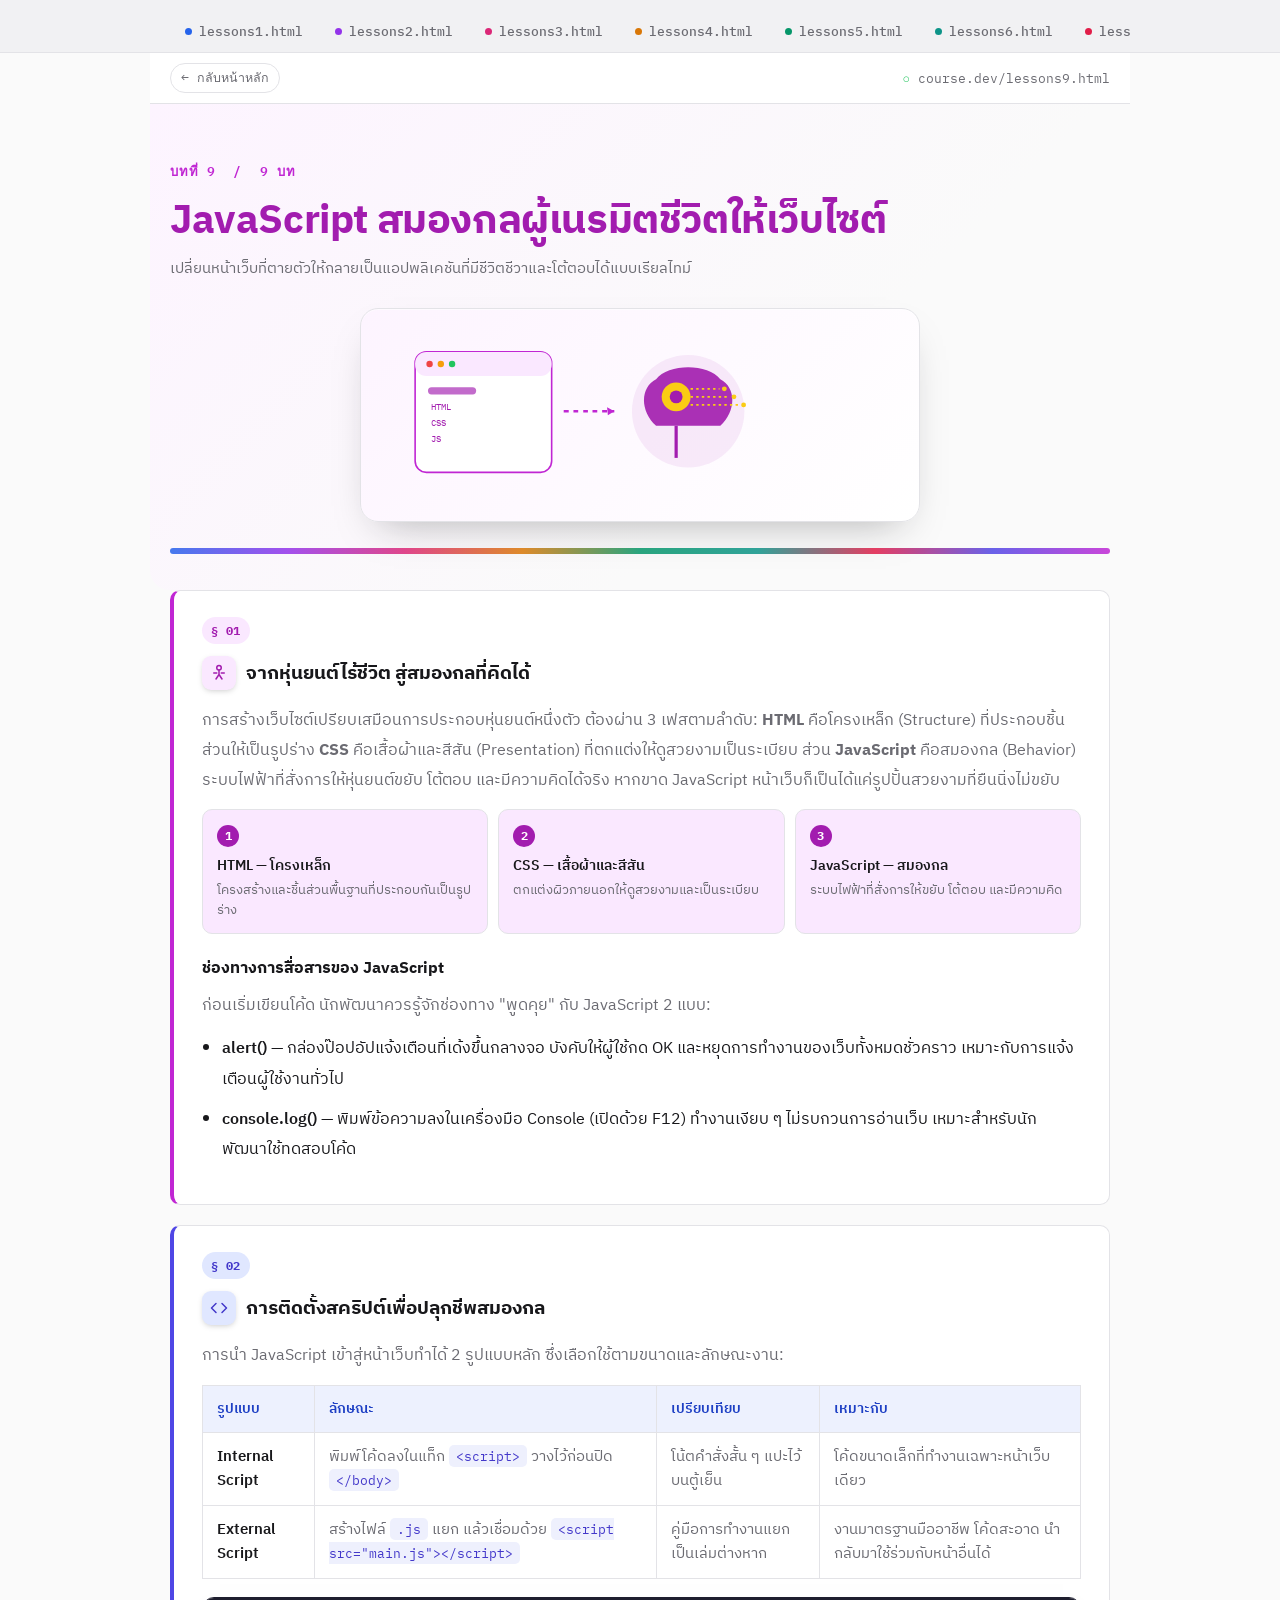
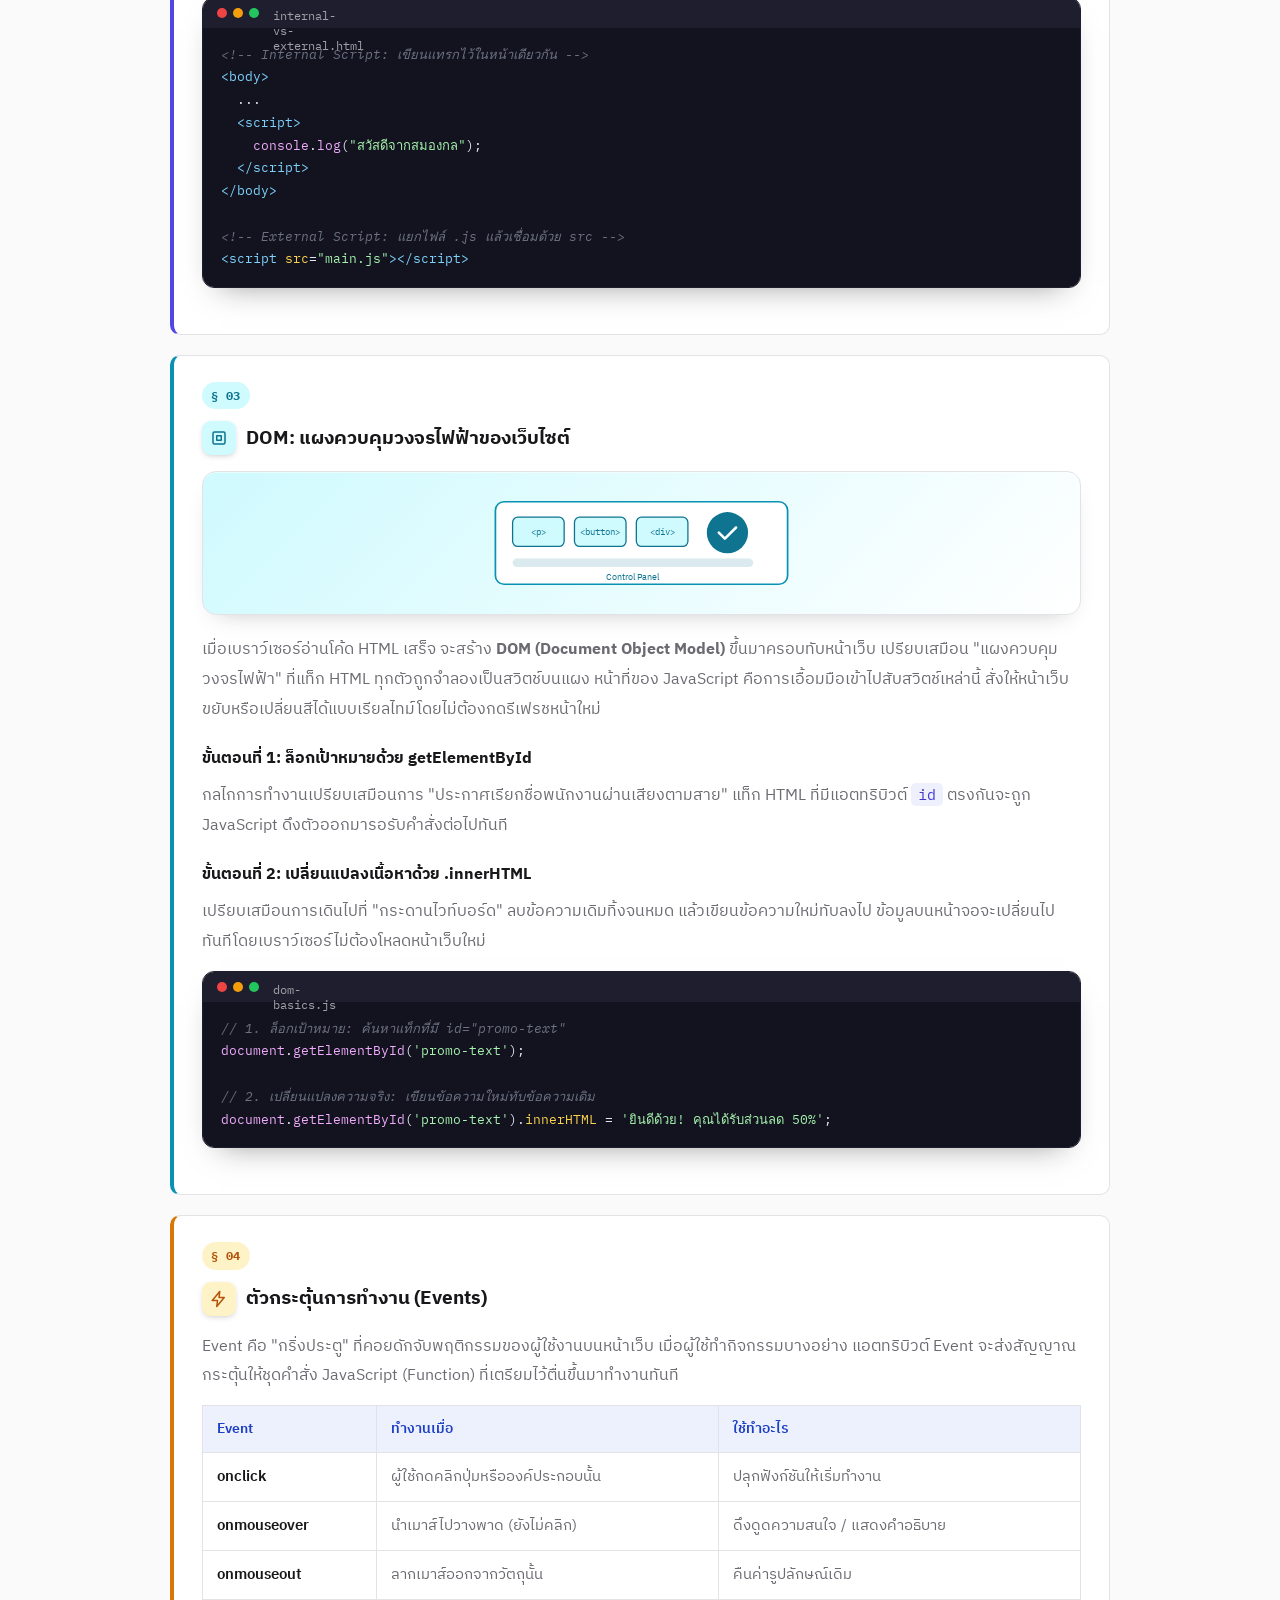
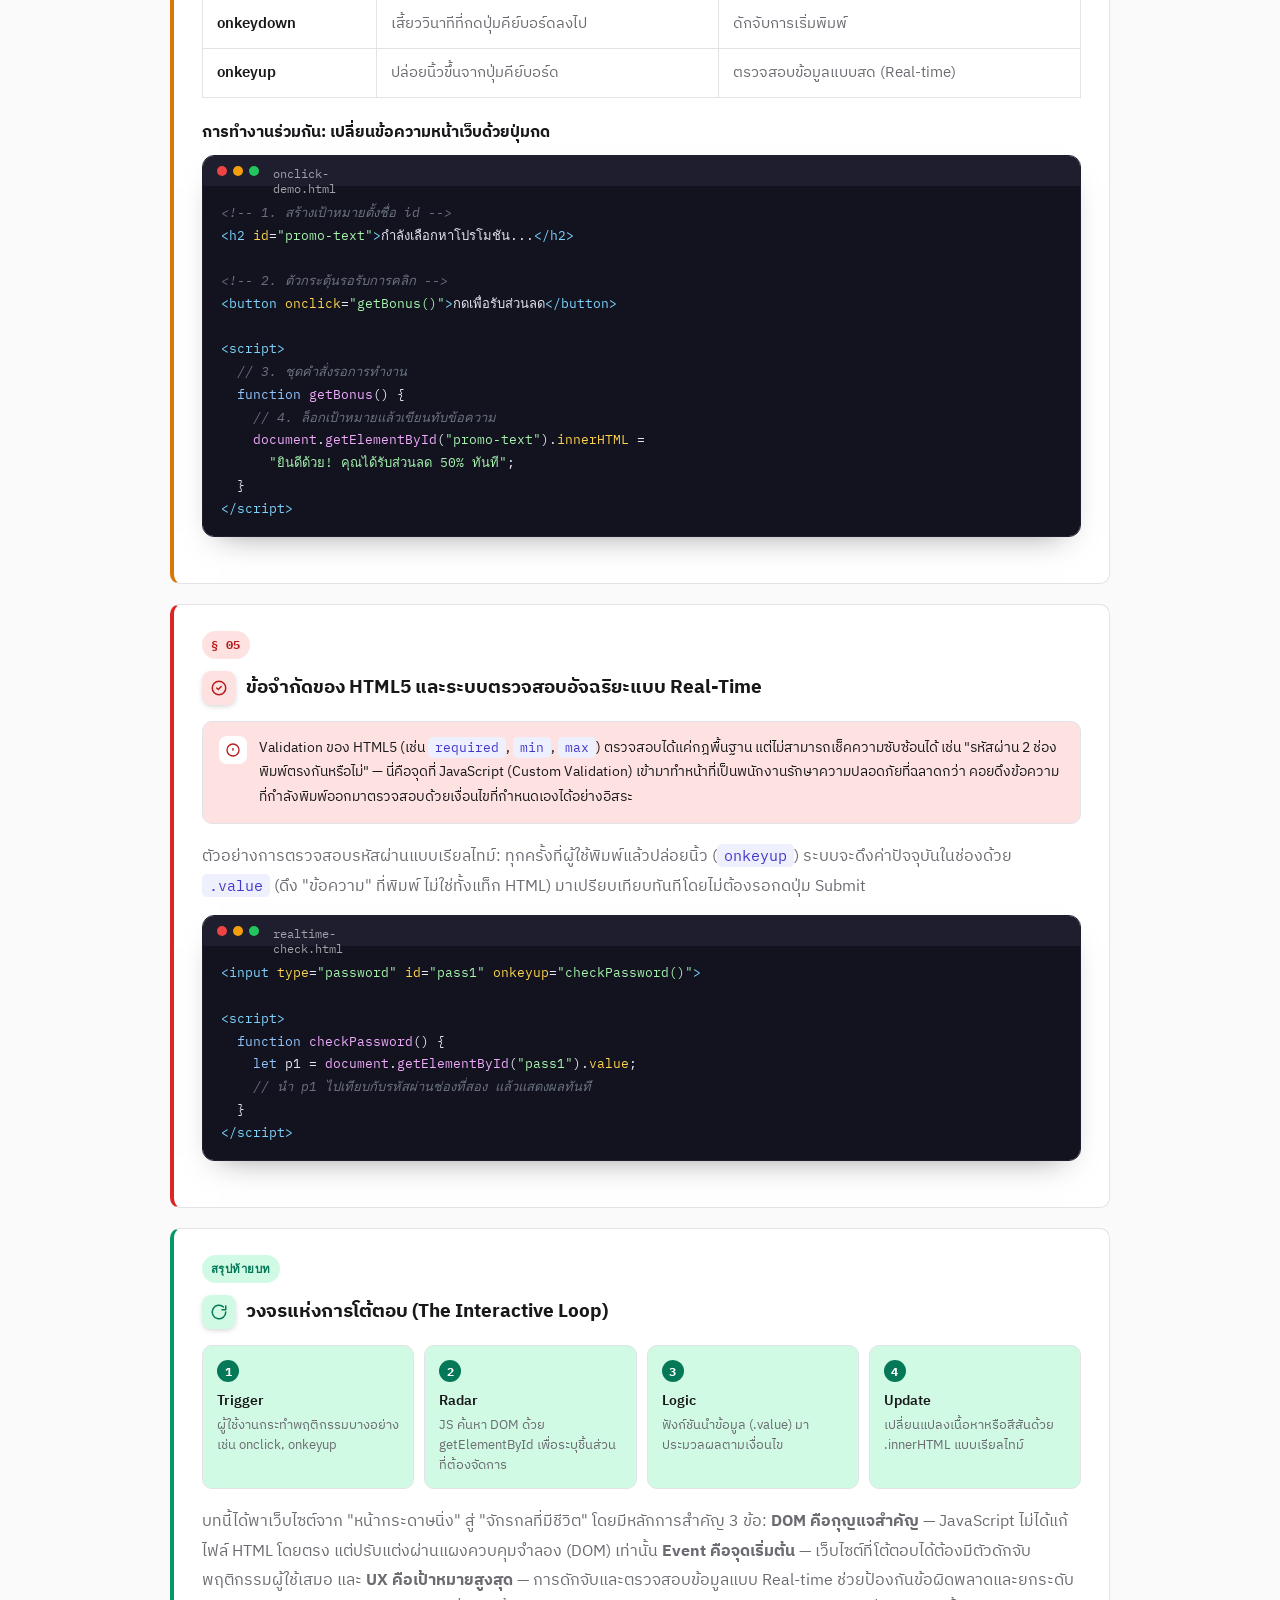
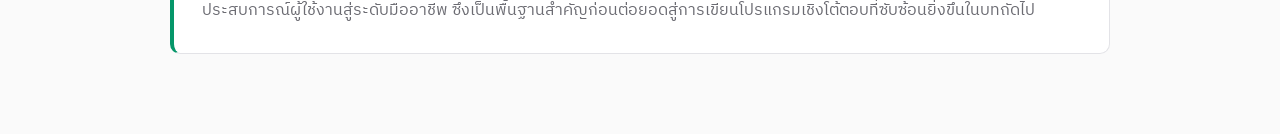
<file: page/lessons9.html>
<!DOCTYPE html>
<html lang="th">
<head>
<meta charset="UTF-8">
<meta name="viewport" content="width=device-width, initial-scale=1">
<title>บทที่ 9: JavaScript สมองกลผู้เนรมิตชีวิตให้เว็บไซต์</title>
<link rel="preconnect" href="https://fonts.googleapis.com">
<link rel="preconnect" href="https://fonts.gstatic.com" crossorigin>
<link href="https://fonts.googleapis.com/css2?family=IBM+Plex+Sans+Thai:wght@400;500;600;700&family=IBM+Plex+Mono:wght@400;500;600&display=swap" rel="stylesheet">
<style>
  :root {
    --bg: #fafafa;
    --surface: #ffffff;
    --surface-alt: #f1f1f3;
    --border: #e3e3e7;
    --text: #18181b;
    --text-muted: #6b6b72;
    --accent: #2952e3;
    --accent-dim: #edf1fe;
    --accent-ink: #1d3fc4;
    --code-text: #4338ca;
    --code-bg: #eef0fd;
    --radius: 10px;
    --ch-accent: #C026D3;
    --ch-dim: #FAE8FF;
    --ch-ink: #A21CAF;
    --ch-soft: #FDF4FF;
  }

  * { box-sizing: border-box; }

  html { scroll-behavior: smooth; }

  body {
    font-family: "IBM Plex Sans Thai", "Sarabun", "Tahoma", sans-serif;
    background: var(--bg);
    margin: 0;
    padding: 0 0 80px 0;
    color: var(--text);
    -webkit-font-smoothing: antialiased;
  }

  a { color: inherit; }

  .mono { font-family: "IBM Plex Mono", "Consolas", monospace; }

  /* ---- browser-tab style chapter navigator ---- */
  .tabbar-wrap {
    background: var(--surface-alt);
    border-bottom: 1px solid var(--border);
  }

  .tabbar {
    max-width: 980px;
    margin: 0 auto;
    display: flex;
    gap: 2px;
    padding: 10px 20px 0 20px;
    overflow-x: auto;
  }

  .tabbar a {
    flex: 0 0 auto;
    text-decoration: none;
    font-family: "IBM Plex Mono", monospace;
    font-size: 12.5px;
    font-weight: 500;
    color: var(--text-muted);
    background: transparent;
    padding: 9px 14px;
    border-radius: 8px 8px 0 0;
    border: 1px solid transparent;
    white-space: nowrap;
    display: inline-flex;
    align-items: center;
    gap: 7px;
  }

  .tabbar a .dot {
    width: 7px;
    height: 7px;
    border-radius: 50%;
    flex: 0 0 auto;
  }

  .tabbar a.active {
    background: var(--surface);
    border-color: var(--border);
    border-bottom-color: var(--surface);
    position: relative;
    top: 1px;
    font-weight: 600;
  }

  .addressbar {
    max-width: 980px;
    margin: 0 auto;
    display: flex;
    align-items: center;
    justify-content: space-between;
    gap: 12px;
    padding: 10px 20px;
    background: var(--surface);
    border-bottom: 1px solid var(--border);
    font-family: "IBM Plex Mono", monospace;
    font-size: 12.5px;
    color: var(--text-muted);
  }

  .addressbar .url::before {
    content: "○ ";
    color: #22c55e;
  }

  .back-link {
    text-decoration: none;
    color: var(--text-muted);
    display: inline-flex;
    align-items: center;
    gap: 6px;
    padding: 4px 10px;
    border-radius: 999px;
    border: 1px solid var(--border);
  }

  .back-link:hover {
    color: var(--ch-ink);
    border-color: var(--ch-accent);
  }

  /* ---- hero ---- */
  .hero {
    max-width: 980px;
    margin: 0 auto;
    padding: 56px 20px 36px 20px;
    background: linear-gradient(135deg, var(--ch-soft) 0%, var(--bg) 65%);
    border-radius: 0 0 20px 20px;
  }

  .hero .eyebrow {
    font-family: "IBM Plex Mono", monospace;
    font-size: 13px;
    font-weight: 600;
    letter-spacing: 0.06em;
    color: var(--ch-accent);
    margin: 0 0 14px 0;
  }

  .hero h1 {
    font-size: clamp(28px, 4vw, 40px);
    font-weight: 700;
    line-height: 1.25;
    margin: 0;
    letter-spacing: -0.01em;
    color: var(--ch-ink);
  }

  .hero .sub {
    margin: 10px 0 0 0;
    color: var(--text-muted);
    font-size: 15px;
    line-height: 1.7;
  }

  .hero .rule {
    margin-top: 26px;
    height: 6px;
    border-radius: 999px;
    background: linear-gradient(to right, #2563EB, #9333EA, #DB2777, #D97706, #059669, #0D9488, #E11D48, #4F46E5, #C026D3);
    opacity: 0.85;
  }

  /* ---- content ---- */
  .content {
    max-width: 980px;
    margin: 0 auto;
    padding: 0 20px;
    display: flex;
    flex-direction: column;
    gap: 20px;
  }

  .block {
    background: var(--surface);
    border: 1px solid var(--border);
    border-left: 4px solid var(--b-accent, var(--ch-accent));
    border-radius: var(--radius);
    padding: 26px 28px 28px 28px;
  }

  .block .section-eyebrow {
    display: inline-block;
    font-family: "IBM Plex Mono", monospace;
    font-size: 11.5px;
    font-weight: 700;
    color: var(--b-ink, var(--ch-ink));
    background: var(--b-dim, var(--ch-dim));
    padding: 3px 9px;
    border-radius: 999px;
    margin: 0 0 12px 0;
    letter-spacing: 0.04em;
  }

  .block h2 {
    font-size: 19px;
    font-weight: 700;
    margin: 0 0 16px 0;
    color: var(--text);
  }

  .block h3 {
    font-size: 15.5px;
    font-weight: 700;
    margin: 22px 0 10px 0;
    color: var(--text);
  }

  .block p {
    color: var(--text-muted);
    line-height: 1.85;
    margin: 0 0 14px 0;
  }

  .block p:last-child { margin-bottom: 0; }

  ul {
    margin: 0;
    padding-left: 20px;
    line-height: 1.9;
  }

  li {
    margin-bottom: 10px;
    color: var(--text);
  }

  li b { font-weight: 600; }

  ul ul {
    margin-top: 10px;
    padding-left: 20px;
  }

  ul ul li {
    color: var(--text-muted);
  }

  .page-ref {
    color: #a1a1aa;
    font-size: 12.5px;
    font-family: "IBM Plex Mono", monospace;
  }

  code {
    background: var(--code-bg);
    padding: 2px 7px;
    border-radius: 5px;
    font-family: "IBM Plex Mono", "Consolas", monospace;
    font-size: 0.92em;
    color: var(--code-text);
  }

  table {
    width: 100%;
    border-collapse: collapse;
    margin-top: 6px;
    font-size: 14.5px;
  }

  th, td {
    border: 1px solid var(--border);
    padding: 12px 14px;
    text-align: left;
    vertical-align: top;
  }

  th {
    background: var(--accent-dim);
    color: var(--accent-ink);
    font-weight: 600;
    font-size: 13.5px;
  }

  td { color: var(--text-muted); }

  td:first-child {
    font-weight: 600;
    color: var(--text);
  }

  /* ---- code window (editor mockup) ---- */
  .code-window {
    margin: 4px 0 18px 0;
    border-radius: 12px;
    overflow: hidden;
    border: 1px solid #1e1e2e;
    box-shadow: 0 14px 30px -18px rgba(24,24,27,0.5);
  }
  .code-window .titlebar {
    background: #1e1e2e;
    padding: 10px 14px;
    display: flex;
    align-items: center;
    gap: 6px;
  }
  .code-window .titlebar span {
    width: 10px; height: 10px; border-radius: 50%;
  }
  .code-window .titlebar .lbl {
    margin-left: 8px;
    font-family: "IBM Plex Mono", monospace;
    font-size: 11.5px;
    color: #a1a1aa;
  }
  .code-window pre {
    margin: 0;
    background: #131320;
    padding: 16px 18px;
    overflow-x: auto;
  }
  .code-window code {
    background: none;
    padding: 0;
    color: #e4e4f0;
    font-size: 13px;
    line-height: 1.75;
  }
  .code-window .tag { color: #7dd3fc; }
  .code-window .attr { color: #fcd34d; }
  .code-window .val { color: #a5f3ac; }
  .code-window .fn { color: #f0abfc; }
  .code-window .kw { color: #93c5fd; }
  .code-window .cmt { color: #6b7280; font-style: italic; }

  /* ---- callout ---- */
  .callout {
    display: flex;
    gap: 12px;
    padding: 14px 16px;
    border-radius: 10px;
    background: var(--b-dim, var(--ch-dim));
    border: 1px solid var(--border);
    margin: 4px 0 18px 0;
  }
  .callout .ico {
    flex: 0 0 auto;
    width: 28px; height: 28px;
    border-radius: 8px;
    background: var(--surface);
    display: flex; align-items: center; justify-content: center;
    color: var(--b-ink, var(--ch-ink));
  }
  .callout p { margin: 0; color: var(--text); line-height: 1.75; font-size: 14px; }

  /* ---- pill steps ---- */
  .step-row {
    display: flex;
    flex-wrap: wrap;
    gap: 10px;
    margin: 4px 0 18px 0;
  }
  .step-pill {
    flex: 1 1 150px;
    background: var(--b-dim, var(--ch-dim));
    border: 1px solid var(--border);
    border-radius: 10px;
    padding: 12px 14px;
  }
  .step-pill .num {
    display: inline-flex;
    align-items: center;
    justify-content: center;
    width: 22px; height: 22px;
    border-radius: 50%;
    background: var(--b-ink, var(--ch-ink));
    color: #fff;
    font-family: "IBM Plex Mono", monospace;
    font-size: 11.5px;
    font-weight: 700;
    margin-bottom: 8px;
  }
  .step-pill .title { font-weight: 600; font-size: 13.5px; color: var(--text); margin-bottom: 4px; }
  .step-pill .desc { font-size: 12.5px; color: var(--text-muted); line-height: 1.6; }

  /* ---- polish: illustration cards ---- */
  .block-art {
    margin: 4px 0 20px 0;
    padding: 16px;
    border-radius: 14px;
    border: 1px solid var(--border);
    background: linear-gradient(135deg, var(--b-dim) 0%, var(--surface) 100%);
    box-shadow: 0 10px 24px -16px rgba(24,24,27,0.35), inset 0 1px 0 rgba(255,255,255,0.5);
  }
  .block-art svg {
    display: block;
    width: 100%;
    height: 118px;
  }

  .hero-art {
    max-width: 560px;
    margin: 26px auto 0 auto;
    padding: 22px;
    border-radius: 18px;
    border: 1px solid var(--border);
    background: linear-gradient(135deg, var(--ch-soft) 0%, var(--surface) 100%);
    box-shadow: 0 18px 40px -20px rgba(24,24,27,0.35), inset 0 1px 0 rgba(255,255,255,0.6);
  }
  .hero-art svg {
    display: block;
    width: 100%;
    height: auto;
  }

  /* ---- polish: card lift + entrance ---- */
  .block {
    transition: transform 0.25s ease, box-shadow 0.25s ease;
    animation: blockFadeUp 0.55s cubic-bezier(.2,.7,.3,1) both;
  }
  .block:hover {
    transform: translateY(-3px);
    box-shadow: 0 16px 32px -20px rgba(24,24,27,0.35);
  }
  .block:nth-of-type(1) { animation-delay: .03s; }
  .block:nth-of-type(2) { animation-delay: .10s; }
  .block:nth-of-type(3) { animation-delay: .17s; }
  .block:nth-of-type(4) { animation-delay: .24s; }
  .block:nth-of-type(5) { animation-delay: .31s; }
  .block:nth-of-type(6) { animation-delay: .38s; }

  @keyframes blockFadeUp {
    from { opacity: 0; transform: translateY(16px); }
    to   { opacity: 1; transform: translateY(0); }
  }

  .hero-art, .hero h1, .hero .eyebrow {
    animation: blockFadeUp 0.6s cubic-bezier(.2,.7,.3,1) both;
  }
  .hero .eyebrow { animation-delay: 0s; }
  .hero h1 { animation-delay: .05s; }
  .hero-art { animation-delay: .12s; }

  @media (prefers-reduced-motion: reduce) {
    .block, .hero-art, .hero h1, .hero .eyebrow { animation: none !important; }
    .block:hover { transform: none; }
  }

  @media (max-width: 640px) {
    .hero { padding: 40px 18px 28px 18px; }
    .block { padding: 20px 18px 22px 18px; }
    .step-row { flex-direction: column; }
  }
</style>
</head>
<body>

<div class="tabbar-wrap">
  <nav class="tabbar">
    <a href="lessons1.html"><span class="dot" style="background:#2563EB"></span>lessons1.html</a>
    <a href="lessons2.html"><span class="dot" style="background:#9333EA"></span>lessons2.html</a>
    <a href="lessons3.html"><span class="dot" style="background:#DB2777"></span>lessons3.html</a>
    <a href="lessons4.html"><span class="dot" style="background:#D97706"></span>lessons4.html</a>
    <a href="lessons5.html"><span class="dot" style="background:#059669"></span>lessons5.html</a>
    <a href="lessons6.html"><span class="dot" style="background:#0D9488"></span>lessons6.html</a>
    <a href="lessons7.html"><span class="dot" style="background:#E11D48"></span>lessons7.html</a>
    <a href="lessons8.html"><span class="dot" style="background:#4F46E5"></span>lessons8.html</a>
    <a href="lessons9.html" class="active" style="border-bottom-color:#C026D3; color:#A21CAF;"><span class="dot" style="background:#C026D3"></span>lessons9.html</a>
  </nav>
</div>
<div class="addressbar">
  <a class="back-link" href="../index.html">&larr; กลับหน้าหลัก</a>
  <span class="url mono">course.dev/lessons9.html</span>
</div>

<header class="hero">
  <p class="eyebrow mono">บทที่ 9 &nbsp;/&nbsp; 9 บท</p>
  <h1>JavaScript สมองกลผู้เนรมิตชีวิตให้เว็บไซต์</h1>
  <p class="sub">เปลี่ยนหน้าเว็บที่ตายตัวให้กลายเป็นแอปพลิเคชันที่มีชีวิตชีวาและโต้ตอบได้แบบเรียลไทม์</p>
  <div class="hero-art"><svg viewBox="0 0 640 210" xmlns="http://www.w3.org/2000/svg" style="width:100%;height:auto;display:block;">
    <rect x="40" y="26" width="170" height="150" rx="14" fill="var(--surface)" stroke="var(--ch-accent)" stroke-width="2"/>
    <rect x="40" y="26" width="170" height="30" rx="14" fill="var(--ch-dim)"/>
    <circle cx="58" cy="41" r="4" fill="#EF4444"/>
    <circle cx="72" cy="41" r="4" fill="#F59E0B"/>
    <circle cx="86" cy="41" r="4" fill="#22C55E"/>
    <rect x="56" y="70" width="60" height="9" rx="4.5" fill="var(--ch-ink)" opacity="0.65"/>
    <text x="60" y="98" font-family="IBM Plex Mono, monospace" font-size="11" fill="var(--ch-ink)">HTML</text>
    <text x="60" y="118" font-family="IBM Plex Mono, monospace" font-size="11" fill="var(--ch-ink)">CSS</text>
    <text x="60" y="138" font-family="IBM Plex Mono, monospace" font-size="11" fill="var(--ch-ink)">JS</text>
    <path d="M225 100 C 255 100, 260 100, 288 100" fill="none" stroke="var(--ch-accent)" stroke-width="3" stroke-dasharray="6 6"/>
    <path d="M288 100 l-9 -5 l1 10 z" fill="var(--ch-accent)"/>
    <circle cx="380" cy="100" r="70" fill="var(--ch-ink)" opacity="0.08"/>
    <path d="M340 60 C 355 40, 405 40, 420 60 C 440 70, 440 100, 420 118 L 340 118 C 320 100, 320 70, 340 60 Z" fill="var(--ch-ink)" opacity="0.9"/>
    <circle cx="365" cy="82" r="18" fill="#FACC15"/>
    <circle cx="365" cy="82" r="8" fill="var(--ch-ink)"/>
    <path d="M383 82 h48" stroke="#FACC15" stroke-width="2" stroke-dasharray="3 4"/>
    <circle cx="437" cy="82" r="3" fill="#FACC15"/>
    <path d="M383 92 h60" stroke="#FACC15" stroke-width="2" stroke-dasharray="3 4"/>
    <circle cx="449" cy="92" r="3" fill="#FACC15"/>
    <path d="M383 72 h36" stroke="#FACC15" stroke-width="2" stroke-dasharray="3 4"/>
    <circle cx="425" cy="72" r="3" fill="#FACC15"/>
    <path d="M365 118 v40" stroke="var(--ch-ink)" stroke-width="4"/>
  </svg></div>
  <div class="rule"></div>
</header>

<main class="content">

  <section class="block" style="--b-accent:#C026D3; --b-dim:#FAE8FF; --b-ink:#A21CAF;">
    <p class="section-eyebrow">§ 01</p>
    <h2 style="display:flex;align-items:center;"><span style="display:inline-flex;align-items:center;justify-content:center;width:34px;height:34px;border-radius:9px;background:var(--b-dim);color:var(--b-ink);margin-right:10px;flex:0 0 auto;box-shadow:0 2px 6px -2px rgba(0,0,0,.25);"><svg width="18" height="18" viewBox="0 0 24 24" fill="none" stroke="currentColor" stroke-width="2" stroke-linecap="round" stroke-linejoin="round"><circle cx="12" cy="5" r="3"/><path d="M12 8v6M8 20l4-6 4 6M9 12H5M19 12h-4"/></svg></span>จากหุ่นยนต์ไร้ชีวิต สู่สมองกลที่คิดได้</h2>

    <p>การสร้างเว็บไซต์เปรียบเสมือนการประกอบหุ่นยนต์หนึ่งตัว ต้องผ่าน 3 เฟสตามลำดับ: <b>HTML</b> คือโครงเหล็ก (Structure) ที่ประกอบชิ้นส่วนให้เป็นรูปร่าง <b>CSS</b> คือเสื้อผ้าและสีสัน (Presentation) ที่ตกแต่งให้ดูสวยงามเป็นระเบียบ ส่วน <b>JavaScript</b> คือสมองกล (Behavior) ระบบไฟฟ้าที่สั่งการให้หุ่นยนต์ขยับ โต้ตอบ และมีความคิดได้จริง หากขาด JavaScript หน้าเว็บก็เป็นได้แค่รูปปั้นสวยงามที่ยืนนิ่งไม่ขยับ</p>

    <div class="step-row">
      <div class="step-pill"><div class="num">1</div><div class="title">HTML — โครงเหล็ก</div><div class="desc">โครงสร้างและชิ้นส่วนพื้นฐานที่ประกอบกันเป็นรูปร่าง</div></div>
      <div class="step-pill"><div class="num">2</div><div class="title">CSS — เสื้อผ้าและสีสัน</div><div class="desc">ตกแต่งผิวภายนอกให้ดูสวยงามและเป็นระเบียบ</div></div>
      <div class="step-pill"><div class="num">3</div><div class="title">JavaScript — สมองกล</div><div class="desc">ระบบไฟฟ้าที่สั่งการให้ขยับ โต้ตอบ และมีความคิด</div></div>
    </div>

    <h3>ช่องทางการสื่อสารของ JavaScript</h3>
    <p>ก่อนเริ่มเขียนโค้ด นักพัฒนาควรรู้จักช่องทาง "พูดคุย" กับ JavaScript 2 แบบ:</p>
    <ul>
      <li><b>alert()</b> — กล่องป๊อปอัปแจ้งเตือนที่เด้งขึ้นกลางจอ บังคับให้ผู้ใช้กด OK และหยุดการทำงานของเว็บทั้งหมดชั่วคราว เหมาะกับการแจ้งเตือนผู้ใช้งานทั่วไป</li>
      <li><b>console.log()</b> — พิมพ์ข้อความลงในเครื่องมือ Console (เปิดด้วย F12) ทำงานเงียบ ๆ ไม่รบกวนการอ่านเว็บ เหมาะสำหรับนักพัฒนาใช้ทดสอบโค้ด</li>
    </ul>
  </section>

  <section class="block" style="--b-accent:#4F46E5; --b-dim:#E0E7FF; --b-ink:#4338CA;">
    <p class="section-eyebrow">§ 02</p>
    <h2 style="display:flex;align-items:center;"><span style="display:inline-flex;align-items:center;justify-content:center;width:34px;height:34px;border-radius:9px;background:var(--b-dim);color:var(--b-ink);margin-right:10px;flex:0 0 auto;box-shadow:0 2px 6px -2px rgba(0,0,0,.25);"><svg width="18" height="18" viewBox="0 0 24 24" fill="none" stroke="currentColor" stroke-width="2" stroke-linecap="round" stroke-linejoin="round"><polyline points="16 18 22 12 16 6"/><polyline points="8 6 2 12 8 18"/></svg></span>การติดตั้งสคริปต์เพื่อปลุกชีพสมองกล</h2>

    <p>การนำ JavaScript เข้าสู่หน้าเว็บทำได้ 2 รูปแบบหลัก ซึ่งเลือกใช้ตามขนาดและลักษณะงาน:</p>

    <table>
      <tr><th>รูปแบบ</th><th>ลักษณะ</th><th>เปรียบเทียบ</th><th>เหมาะกับ</th></tr>
      <tr><td>Internal Script</td><td>พิมพ์โค้ดลงในแท็ก <code>&lt;script&gt;</code> วางไว้ก่อนปิด <code>&lt;/body&gt;</code></td><td>โน้ตคำสั่งสั้น ๆ แปะไว้บนตู้เย็น</td><td>โค้ดขนาดเล็กที่ทำงานเฉพาะหน้าเว็บเดียว</td></tr>
      <tr><td>External Script</td><td>สร้างไฟล์ <code>.js</code> แยก แล้วเชื่อมด้วย <code>&lt;script src="main.js"&gt;&lt;/script&gt;</code></td><td>คู่มือการทำงานแยกเป็นเล่มต่างหาก</td><td>งานมาตรฐานมืออาชีพ โค้ดสะอาด นำกลับมาใช้ร่วมกับหน้าอื่นได้</td></tr>
    </table>

    <div class="code-window" style="margin-top:18px;">
      <div class="titlebar"><span style="background:#EF4444"></span><span style="background:#F59E0B"></span><span style="background:#22C55E"></span><span class="lbl">internal-vs-external.html</span></div>
      <pre><code><span class="cmt">&lt;!-- Internal Script: เขียนแทรกไว้ในหน้าเดียวกัน --&gt;</span>
<span class="tag">&lt;body&gt;</span>
  ...
  <span class="tag">&lt;script&gt;</span>
    <span class="fn">console</span>.<span class="fn">log</span>(<span class="val">"สวัสดีจากสมองกล"</span>);
  <span class="tag">&lt;/script&gt;</span>
<span class="tag">&lt;/body&gt;</span>

<span class="cmt">&lt;!-- External Script: แยกไฟล์ .js แล้วเชื่อมด้วย src --&gt;</span>
<span class="tag">&lt;script</span> <span class="attr">src</span>=<span class="val">"main.js"</span><span class="tag">&gt;&lt;/script&gt;</span></code></pre>
    </div>
  </section>

  <section class="block" style="--b-accent:#0891B2; --b-dim:#CFFAFE; --b-ink:#0E7490;">
    <p class="section-eyebrow">§ 03</p>
    <h2 style="display:flex;align-items:center;"><span style="display:inline-flex;align-items:center;justify-content:center;width:34px;height:34px;border-radius:9px;background:var(--b-dim);color:var(--b-ink);margin-right:10px;flex:0 0 auto;box-shadow:0 2px 6px -2px rgba(0,0,0,.25);"><svg width="18" height="18" viewBox="0 0 24 24" fill="none" stroke="currentColor" stroke-width="2" stroke-linecap="round" stroke-linejoin="round"><rect x="4" y="4" width="16" height="16" rx="2"/><path d="M9 9h6v6H9z"/></svg></span>DOM: แผงควบคุมวงจรไฟฟ้าของเว็บไซต์</h2>

    <div class="block-art"><svg viewBox="0 0 400 128" xmlns="http://www.w3.org/2000/svg" style="width:100%;height:110px;display:block;">
      <rect x="30" y="16" width="340" height="96" rx="10" fill="var(--surface)" stroke="var(--b-accent)" stroke-width="2"/>
      <rect x="50" y="34" width="60" height="34" rx="6" fill="var(--b-dim)" stroke="var(--b-ink)" stroke-width="1.5"/>
      <text x="80" y="55" text-anchor="middle" font-family="IBM Plex Mono, monospace" font-size="10" fill="var(--b-ink)">&lt;p&gt;</text>
      <rect x="122" y="34" width="60" height="34" rx="6" fill="var(--b-dim)" stroke="var(--b-ink)" stroke-width="1.5"/>
      <text x="152" y="55" text-anchor="middle" font-family="IBM Plex Mono, monospace" font-size="10" fill="var(--b-ink)">&lt;button&gt;</text>
      <rect x="194" y="34" width="60" height="34" rx="6" fill="var(--b-dim)" stroke="var(--b-ink)" stroke-width="1.5"/>
      <text x="224" y="55" text-anchor="middle" font-family="IBM Plex Mono, monospace" font-size="10" fill="var(--b-ink)">&lt;div&gt;</text>
      <circle cx="300" cy="52" r="24" fill="var(--b-ink)"/>
      <path d="M290 52l7 7 13-13" fill="none" stroke="var(--surface)" stroke-width="3" stroke-linecap="round" stroke-linejoin="round"/>
      <rect x="50" y="82" width="280" height="10" rx="5" fill="var(--b-ink)" opacity="0.15"/>
      <text x="190" y="107" text-anchor="middle" font-family="IBM Plex Sans Thai" font-size="10" fill="var(--b-ink)">Control Panel</text>
    </svg></div>

    <p>เมื่อเบราว์เซอร์อ่านโค้ด HTML เสร็จ จะสร้าง <b>DOM (Document Object Model)</b> ขึ้นมาครอบทับหน้าเว็บ เปรียบเสมือน "แผงควบคุมวงจรไฟฟ้า" ที่แท็ก HTML ทุกตัวถูกจำลองเป็นสวิตช์บนแผง หน้าที่ของ JavaScript คือการเอื้อมมือเข้าไปสับสวิตช์เหล่านี้ สั่งให้หน้าเว็บขยับหรือเปลี่ยนสีได้แบบเรียลไทม์โดยไม่ต้องกดรีเฟรชหน้าใหม่</p>

    <h3>ขั้นตอนที่ 1: ล็อกเป้าหมายด้วย getElementById</h3>
    <p>กลไกการทำงานเปรียบเสมือนการ "ประกาศเรียกชื่อพนักงานผ่านเสียงตามสาย" แท็ก HTML ที่มีแอตทริบิวต์ <code>id</code> ตรงกันจะถูก JavaScript ดึงตัวออกมารอรับคำสั่งต่อไปทันที</p>

    <h3>ขั้นตอนที่ 2: เปลี่ยนแปลงเนื้อหาด้วย .innerHTML</h3>
    <p>เปรียบเสมือนการเดินไปที่ "กระดานไวท์บอร์ด" ลบข้อความเดิมทิ้งจนหมด แล้วเขียนข้อความใหม่ทับลงไป ข้อมูลบนหน้าจอจะเปลี่ยนไปทันทีโดยเบราว์เซอร์ไม่ต้องโหลดหน้าเว็บใหม่</p>

    <div class="code-window">
      <div class="titlebar"><span style="background:#EF4444"></span><span style="background:#F59E0B"></span><span style="background:#22C55E"></span><span class="lbl">dom-basics.js</span></div>
      <pre><code><span class="cmt">// 1. ล็อกเป้าหมาย: ค้นหาแท็กที่มี id="promo-text"</span>
<span class="fn">document</span>.<span class="fn">getElementById</span>(<span class="val">'promo-text'</span>);

<span class="cmt">// 2. เปลี่ยนแปลงความจริง: เขียนข้อความใหม่ทับข้อความเดิม</span>
<span class="fn">document</span>.<span class="fn">getElementById</span>(<span class="val">'promo-text'</span>).<span class="attr">innerHTML</span> = <span class="val">'ยินดีด้วย! คุณได้รับส่วนลด 50%'</span>;</code></pre>
    </div>
  </section>

  <section class="block" style="--b-accent:#D97706; --b-dim:#FEF3C7; --b-ink:#B45309;">
    <p class="section-eyebrow">§ 04</p>
    <h2 style="display:flex;align-items:center;"><span style="display:inline-flex;align-items:center;justify-content:center;width:34px;height:34px;border-radius:9px;background:var(--b-dim);color:var(--b-ink);margin-right:10px;flex:0 0 auto;box-shadow:0 2px 6px -2px rgba(0,0,0,.25);"><svg width="18" height="18" viewBox="0 0 24 24" fill="none" stroke="currentColor" stroke-width="2" stroke-linecap="round" stroke-linejoin="round"><path d="M13 2L3 14h7l-1 8 10-12h-7l1-8z"/></svg></span>ตัวกระตุ้นการทำงาน (Events)</h2>

    <p>Event คือ "กริ่งประตู" ที่คอยดักจับพฤติกรรมของผู้ใช้งานบนหน้าเว็บ เมื่อผู้ใช้ทำกิจกรรมบางอย่าง แอตทริบิวต์ Event จะส่งสัญญาณกระตุ้นให้ชุดคำสั่ง JavaScript (Function) ที่เตรียมไว้ตื่นขึ้นมาทำงานทันที</p>

    <table>
      <tr><th>Event</th><th>ทำงานเมื่อ</th><th>ใช้ทำอะไร</th></tr>
      <tr><td>onclick</td><td>ผู้ใช้กดคลิกปุ่มหรือองค์ประกอบนั้น</td><td>ปลุกฟังก์ชันให้เริ่มทำงาน</td></tr>
      <tr><td>onmouseover</td><td>นำเมาส์ไปวางพาด (ยังไม่คลิก)</td><td>ดึงดูดความสนใจ / แสดงคำอธิบาย</td></tr>
      <tr><td>onmouseout</td><td>ลากเมาส์ออกจากวัตถุนั้น</td><td>คืนค่ารูปลักษณ์เดิม</td></tr>
      <tr><td>onkeydown</td><td>เสี้ยววินาทีที่กดปุ่มคีย์บอร์ดลงไป</td><td>ดักจับการเริ่มพิมพ์</td></tr>
      <tr><td>onkeyup</td><td>ปล่อยนิ้วขึ้นจากปุ่มคีย์บอร์ด</td><td>ตรวจสอบข้อมูลแบบสด (Real-time)</td></tr>
    </table>

    <h3>การทำงานร่วมกัน: เปลี่ยนข้อความหน้าเว็บด้วยปุ่มกด</h3>
    <div class="code-window">
      <div class="titlebar"><span style="background:#EF4444"></span><span style="background:#F59E0B"></span><span style="background:#22C55E"></span><span class="lbl">onclick-demo.html</span></div>
      <pre><code><span class="cmt">&lt;!-- 1. สร้างเป้าหมายตั้งชื่อ id --&gt;</span>
<span class="tag">&lt;h2</span> <span class="attr">id</span>=<span class="val">"promo-text"</span><span class="tag">&gt;</span>กำลังเลือกหาโปรโมชัน...<span class="tag">&lt;/h2&gt;</span>

<span class="cmt">&lt;!-- 2. ตัวกระตุ้นรอรับการคลิก --&gt;</span>
<span class="tag">&lt;button</span> <span class="attr">onclick</span>=<span class="val">"getBonus()"</span><span class="tag">&gt;</span>กดเพื่อรับส่วนลด<span class="tag">&lt;/button&gt;</span>

<span class="tag">&lt;script&gt;</span>
  <span class="cmt">// 3. ชุดคำสั่งรอการทำงาน</span>
  <span class="kw">function</span> <span class="fn">getBonus</span>() {
    <span class="cmt">// 4. ล็อกเป้าหมายแล้วเขียนทับข้อความ</span>
    <span class="fn">document</span>.<span class="fn">getElementById</span>(<span class="val">"promo-text"</span>).<span class="attr">innerHTML</span> =
      <span class="val">"ยินดีด้วย! คุณได้รับส่วนลด 50% ทันที"</span>;
  }
<span class="tag">&lt;/script&gt;</span></code></pre>
    </div>
  </section>

  <section class="block" style="--b-accent:#DC2626; --b-dim:#FEE2E2; --b-ink:#B91C1C;">
    <p class="section-eyebrow">§ 05</p>
    <h2 style="display:flex;align-items:center;"><span style="display:inline-flex;align-items:center;justify-content:center;width:34px;height:34px;border-radius:9px;background:var(--b-dim);color:var(--b-ink);margin-right:10px;flex:0 0 auto;box-shadow:0 2px 6px -2px rgba(0,0,0,.25);"><svg width="18" height="18" viewBox="0 0 24 24" fill="none" stroke="currentColor" stroke-width="2" stroke-linecap="round" stroke-linejoin="round"><path d="M9 12l2 2 4-4"/><circle cx="12" cy="12" r="9"/></svg></span>ข้อจำกัดของ HTML5 และระบบตรวจสอบอัจฉริยะแบบ Real-Time</h2>

    <div class="callout">
      <span class="ico"><svg width="16" height="16" viewBox="0 0 24 24" fill="none" stroke="currentColor" stroke-width="2"><path d="M12 9v4M12 17h.01"/><circle cx="12" cy="12" r="9"/></svg></span>
      <p>Validation ของ HTML5 (เช่น <code>required</code>, <code>min</code>, <code>max</code>) ตรวจสอบได้แค่กฎพื้นฐาน แต่ไม่สามารถเช็คความซับซ้อนได้ เช่น "รหัสผ่าน 2 ช่องพิมพ์ตรงกันหรือไม่" — นี่คือจุดที่ JavaScript (Custom Validation) เข้ามาทำหน้าที่เป็นพนักงานรักษาความปลอดภัยที่ฉลาดกว่า คอยดึงข้อความที่กำลังพิมพ์ออกมาตรวจสอบด้วยเงื่อนไขที่กำหนดเองได้อย่างอิสระ</p>
    </div>

    <p>ตัวอย่างการตรวจสอบรหัสผ่านแบบเรียลไทม์: ทุกครั้งที่ผู้ใช้พิมพ์แล้วปล่อยนิ้ว (<code>onkeyup</code>) ระบบจะดึงค่าปัจจุบันในช่องด้วย <code>.value</code> (ดึง "ข้อความ" ที่พิมพ์ ไม่ใช่ทั้งแท็ก HTML) มาเปรียบเทียบทันทีโดยไม่ต้องรอกดปุ่ม Submit</p>

    <div class="code-window">
      <div class="titlebar"><span style="background:#EF4444"></span><span style="background:#F59E0B"></span><span style="background:#22C55E"></span><span class="lbl">realtime-check.html</span></div>
      <pre><code><span class="tag">&lt;input</span> <span class="attr">type</span>=<span class="val">"password"</span> <span class="attr">id</span>=<span class="val">"pass1"</span> <span class="attr">onkeyup</span>=<span class="val">"checkPassword()"</span><span class="tag">&gt;</span>

<span class="tag">&lt;script&gt;</span>
  <span class="kw">function</span> <span class="fn">checkPassword</span>() {
    <span class="kw">let</span> p1 = <span class="fn">document</span>.<span class="fn">getElementById</span>(<span class="val">"pass1"</span>).<span class="attr">value</span>;
    <span class="cmt">// นำ p1 ไปเทียบกับรหัสผ่านช่องที่สอง แล้วแสดงผลทันที</span>
  }
<span class="tag">&lt;/script&gt;</span></code></pre>
    </div>
  </section>

  <section class="block" style="--b-accent:#059669; --b-dim:#D1FAE5; --b-ink:#047857;">
    <p class="section-eyebrow">สรุปท้ายบท</p>
    <h2 style="display:flex;align-items:center;"><span style="display:inline-flex;align-items:center;justify-content:center;width:34px;height:34px;border-radius:9px;background:var(--b-dim);color:var(--b-ink);margin-right:10px;flex:0 0 auto;box-shadow:0 2px 6px -2px rgba(0,0,0,.25);"><svg width="18" height="18" viewBox="0 0 24 24" fill="none" stroke="currentColor" stroke-width="2" stroke-linecap="round" stroke-linejoin="round"><path d="M21 12a9 9 0 1 1-3-6.7"/><polyline points="21 4 21 9 16 9"/></svg></span>วงจรแห่งการโต้ตอบ (The Interactive Loop)</h2>

    <div class="step-row">
      <div class="step-pill"><div class="num">1</div><div class="title">Trigger</div><div class="desc">ผู้ใช้งานกระทำพฤติกรรมบางอย่าง เช่น onclick, onkeyup</div></div>
      <div class="step-pill"><div class="num">2</div><div class="title">Radar</div><div class="desc">JS ค้นหา DOM ด้วย getElementById เพื่อระบุชิ้นส่วนที่ต้องจัดการ</div></div>
      <div class="step-pill"><div class="num">3</div><div class="title">Logic</div><div class="desc">ฟังก์ชันนำข้อมูล (.value) มาประมวลผลตามเงื่อนไข</div></div>
      <div class="step-pill"><div class="num">4</div><div class="title">Update</div><div class="desc">เปลี่ยนแปลงเนื้อหาหรือสีสันด้วย .innerHTML แบบเรียลไทม์</div></div>
    </div>

    <p>บทนี้ได้พาเว็บไซต์จาก "หน้ากระดาษนิ่ง" สู่ "จักรกลที่มีชีวิต" โดยมีหลักการสำคัญ 3 ข้อ: <b>DOM คือกุญแจสำคัญ</b> — JavaScript ไม่ได้แก้ไฟล์ HTML โดยตรง แต่ปรับแต่งผ่านแผงควบคุมจำลอง (DOM) เท่านั้น <b>Event คือจุดเริ่มต้น</b> — เว็บไซต์ที่โต้ตอบได้ต้องมีตัวดักจับพฤติกรรมผู้ใช้เสมอ และ <b>UX คือเป้าหมายสูงสุด</b> — การดักจับและตรวจสอบข้อมูลแบบ Real-time ช่วยป้องกันข้อผิดพลาดและยกระดับประสบการณ์ผู้ใช้งานสู่ระดับมืออาชีพ ซึ่งเป็นพื้นฐานสำคัญก่อนต่อยอดสู่การเขียนโปรแกรมเชิงโต้ตอบที่ซับซ้อนยิ่งขึ้นในบทถัดไป</p>
  </section>

</main>

</body>
</html>
</file>
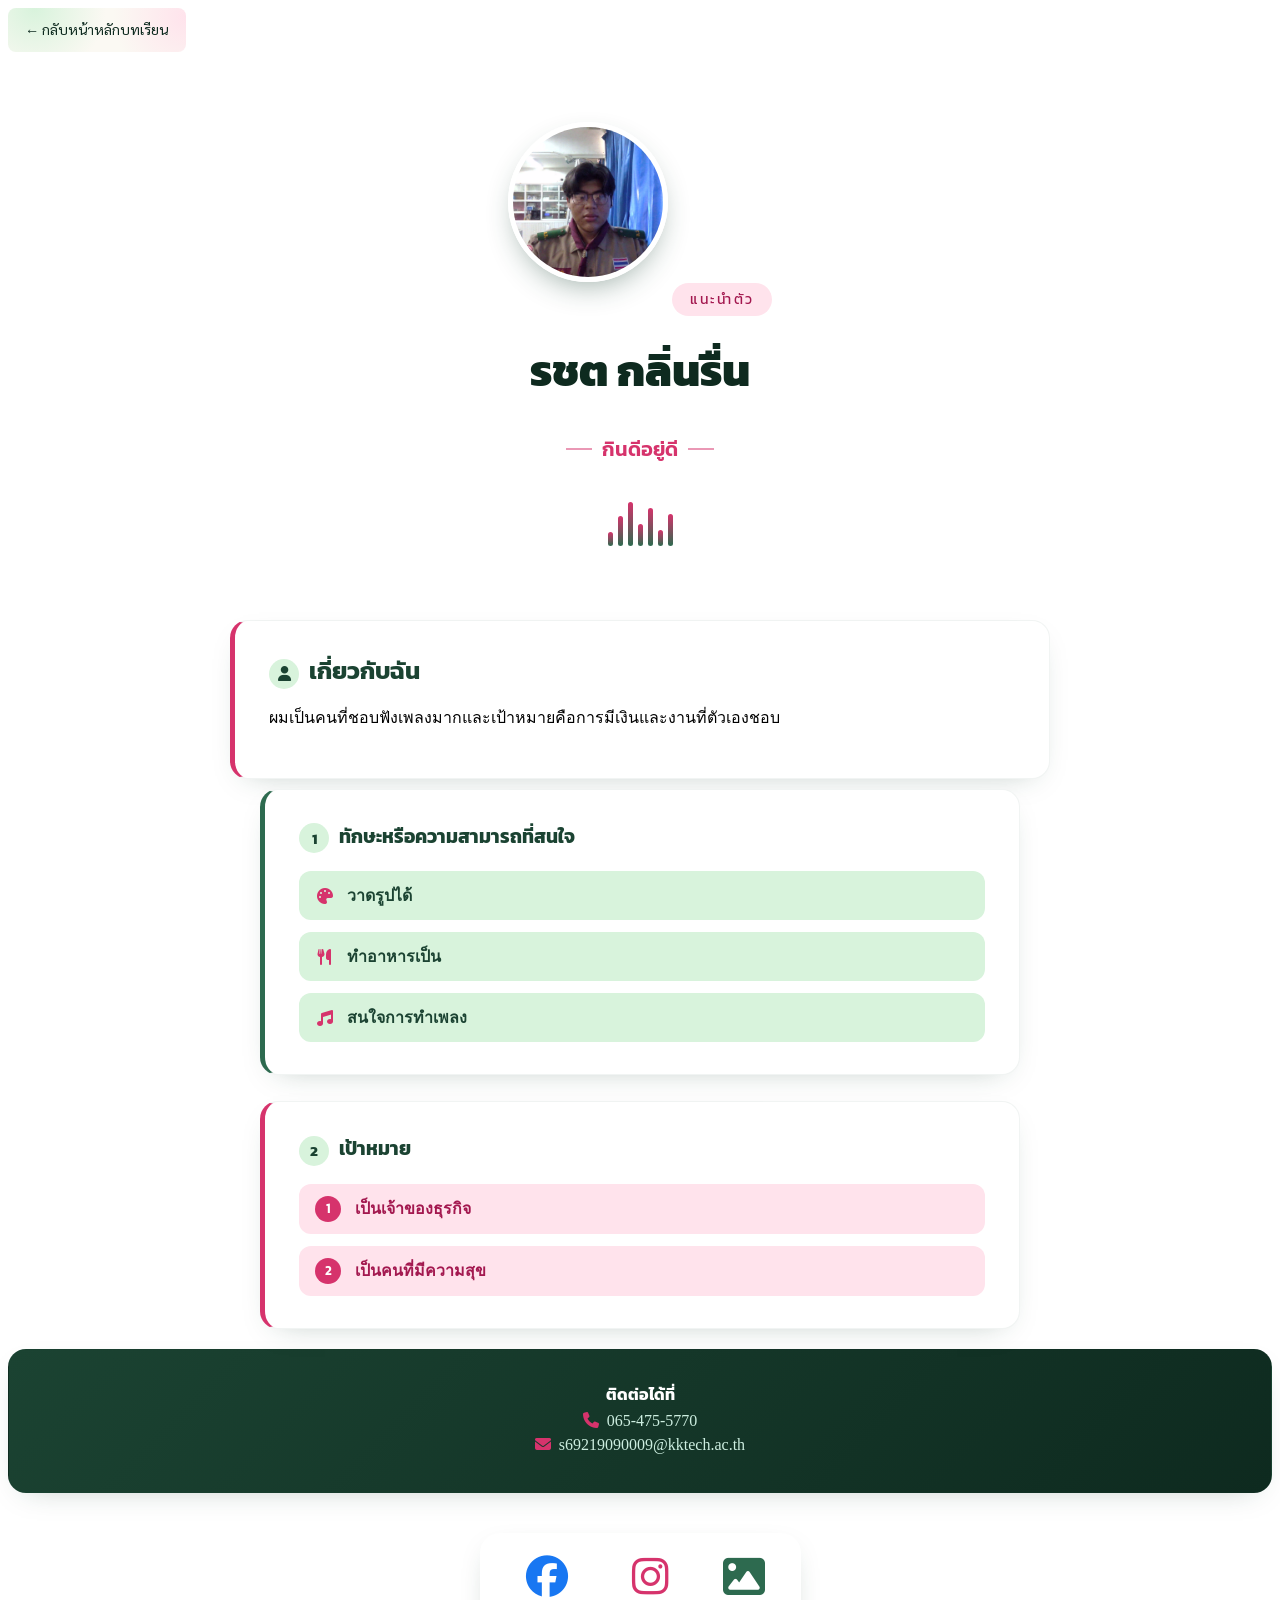
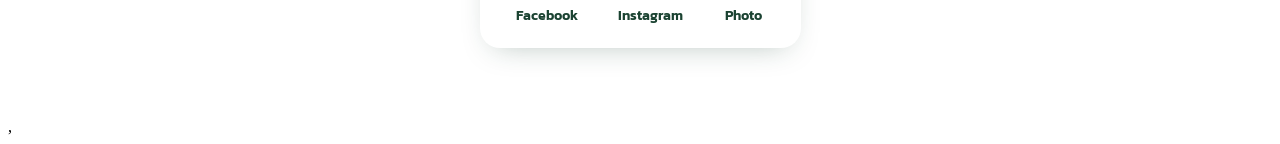
<file: page/profile.html>
<!DOCTYPE html>
<html lang="th">
<head>
<meta charset="UTF-8">
<meta name="viewport" content="width=device-width, initial-scale=1.0">
<title>แนะนำตัว | รชต กลิ่นรื่น</title>
<link rel="preconnect" href="https://fonts.googleapis.com">
<link href="https://fonts.googleapis.com/css2?family=Kanit:wght@400;600;700;800&family=Sarabun:wght@300;400;600&display=swap" rel="stylesheet">
<link rel="stylesheet" href="https://cdnjs.cloudflare.com/ajax/libs/font-awesome/6.7.2/css/all.min.css">
<style>
    :root{
        --green-950:#0e2a1f;
        --green-800:#1b4332;
        --green-600:#2d6a4f;
        --green-400:#74c69d;
        --green-100:#d8f3dc;
        --cream:#fbf9f3;
        --accent:#d6336c;      /* คู่สีตรงข้ามของเขียว บนวงล้อสี */
        --accent-soft:#ffe3ec;
        --accent-dark:#a3184f;
    }

    *{box-sizing:border-box;}

    body
        .btn-back {
  display: inline-flex;
  align-items: center;
  gap: 8px;
  background: #2b7de9;
  color: #2906f0;
  border: none;
  padding: 10px 18px;
  border-radius: 8px;
  font-size: 14px;
  text-decoration: none;
  margin-bottom: 20px;
   margin:0;
        background:
            radial-gradient(circle at 15% 0%, var(--green-100) 0%, transparent 45%),
            radial-gradient(circle at 100% 20%, var(--accent-soft) 0%, transparent 40%),
            var(--cream);
        color:var(--green-950);
        font-family:'Sarabun', sans-serif;
        line-height:1.7;
    }

    h1,h2,h3,h4{
        font-family:'Kanit', sans-serif;
        margin:0 0 .4em 0;
        color:var(--green-800);
    }

    a{ color:inherit; }

    /* ---------- HERO ---------- */
    .hero{
        max-width:820px;
        margin:0 auto;
        padding:70px 30px 40px;
        text-align:center;
        position:relative;
    }

    .profile-photo{
        width:160px;
        height:160px;
        border-radius:50%;
        object-fit:cover;
        border:5px solid #ffffff;
        box-shadow:0 12px 30px -10px rgba(27,67,50,.45);
        margin-bottom:22px;
    }

    .eyebrow{
        display:inline-block;
        font-family:'Kanit', sans-serif;
        font-size:14px;
        letter-spacing:.15em;
        color:var(--accent-dark);
        background:var(--accent-soft);
        padding:6px 18px;
        border-radius:999px;
        margin-bottom:22px;
    }

    .hero h1{
        font-size:44px;
        font-weight:800;
        color:var(--green-950);
    }

    .hero .slogan{
        display:inline-flex;
        align-items:center;
        gap:10px;
        margin-top:14px;
        font-family:'Kanit', sans-serif;
        font-weight:600;
        font-size:20px;
        color:var(--accent);
    }

    .hero .slogan::before,
    .hero .slogan::after{
        content:"";
        width:26px;
        height:2px;
        background:var(--accent);
        opacity:.5;
    }

    /* ---------- SOUNDWAVE DIVIDER (ลายเซ็นของหน้านี้ — สื่อถึงความชอบฟังเพลง) ---------- */
    .wave{
        display:flex;
        justify-content:center;
        align-items:flex-end;
        gap:5px;
        height:46px;
        margin:36px auto 0;
    }
    .wave span{
        width:5px;
        border-radius:3px;
        background:linear-gradient(180deg, var(--accent), var(--green-600));
        animation:bounce 1.4s ease-in-out infinite;
    }
    .wave span:nth-child(1){height:14px; animation-delay:0s;}
    .wave span:nth-child(2){height:30px; animation-delay:.1s;}
    .wave span:nth-child(3){height:44px; animation-delay:.2s;}
    .wave span:nth-child(4){height:22px; animation-delay:.3s;}
    .wave span:nth-child(5){height:38px; animation-delay:.4s;}
    .wave span:nth-child(6){height:16px; animation-delay:.5s;}
    .wave span:nth-child(7){height:32px; animation-delay:.6s;}
    @keyframes bounce{
        0%,100%{ transform:scaleY(.4); }
        50%{ transform:scaleY(1); }
    }
    @media (prefers-reduced-motion: reduce){
        .wave span{ animation:none; transform:scaleY(.75); }
    }

    /* ---------- SECTIONS ---------- */
    main{
        max-width:820px;
        margin:0 auto;
        padding:10px 30px 20px;
        display:grid;
        gap:26px;
    }

    section, header.about, footer.contact{
        background:#ffffff;
        border-radius:18px;
        padding:32px 34px;
        box-shadow:0 10px 30px -18px rgba(27,67,50,.35);
        border:1px solid rgba(27,67,50,.06);
    }

    header.about{
        max-width:820px;
        margin:34px auto 0;
        border-left:5px solid var(--accent);
    }

    section.skills{ border-left:5px solid var(--green-600); }
    section.goals{ border-left:5px solid var(--accent); }

    h2 .num, h3 .num{
        display:inline-flex;
        align-items:center;
        justify-content:center;
        width:30px; height:30px;
        border-radius:50%;
        background:var(--green-100);
        color:var(--green-800);
        font-size:15px;
        margin-right:10px;
        vertical-align:middle;
    }

    ul.skill-list{
        list-style:none;
        margin:18px 0 0;
        padding:0;
        display:grid;
        gap:12px;
    }
    ul.skill-list li{
        display:flex;
        align-items:center;
        gap:12px;
        padding:12px 16px;
        background:var(--green-100);
        border-radius:12px;
        font-weight:600;
        color:var(--green-800);
    }
    ul.skill-list li i{ color:var(--accent); width:20px; text-align:center; }

    ol.goal-list{
        list-style:none;
        counter-reset:goal;
        margin:18px 0 0;
        padding:0;
        display:grid;
        gap:12px;
    }
    ol.goal-list li{
        counter-increment:goal;
        display:flex;
        align-items:center;
        gap:14px;
        padding:12px 16px;
        background:var(--accent-soft);
        border-radius:12px;
        font-weight:600;
        color:var(--accent-dark);
    }
    ol.goal-list li::before{
        content:counter(goal);
        flex:0 0 auto;
        width:26px; height:26px;
        border-radius:50%;
        background:var(--accent);
        color:#fff;
        font-family:'Kanit',sans-serif;
        font-size:13px;
        display:flex; align-items:center; justify-content:center;
    }

    footer.contact{
        text-align:center;
        background:linear-gradient(135deg, var(--green-800), var(--green-950));
        color:#eafaf1;
        margin-bottom:10px;
    }
    footer.contact h4{ color:#fff; }
    footer.contact p{ margin:6px 0; color:#cdeee0; }
    footer.contact i{ margin-right:8px; color:var(--accent); }

    /* ---------- SOCIAL ICONS ---------- */
    .social-icons{
        display:flex;
        justify-content:center;
        align-items:center;
        gap:40px;
        margin:40px auto 70px;
        padding:22px 36px;
        width:fit-content;
        background:#ffffff;
        border-radius:20px;
        box-shadow:0 10px 30px -14px rgba(27,67,50,.35);
    }
    .social-icons a{
        text-decoration:none;
        text-align:center;
        transition:.3s;
    }
    .social-icons i{
        font-size:42px;
        display:block;
    }
    .social-icons span{
        display:block;
        margin-top:8px;
        font-size:14px;
        font-weight:600;
        font-family:'Kanit',sans-serif;
        color:var(--green-800);
    }
    .facebook i{ color:#1877F2; }
    .instagram i{ color:var(--accent); }
    .photo i{ color:var(--green-600); }
    .social-icons a:hover{ transform:translateY(-8px) scale(1.12); }

    @media (max-width:600px){
        .hero h1{ font-size:32px; }
        section, header.about, footer.contact{ padding:24px 20px; }
        .social-icons{ gap:24px; padding:18px 20px; }
    }
</style>
</head>
<body>



<div class="page">
  <a class="btn-back" href="../index.html">&larr; กลับหน้าหลักบทเรียน</a>



     <div class="hero">
        <img src="../poopto/japan.jpg" alt="รูปโปรไฟล์ รชต กลิ่นรื่น" class="profile-photo">
        <span class="eyebrow">แนะนำตัว</span>
        <h1>รชต กลิ่นรื่น</h1>
        <div class="slogan">กินดีอยู่ดี</div>
        <div class="wave" aria-hidden="true">
            <span></span><span></span><span></span><span></span><span></span><span></span><span></span>
        </div>
    </div>

    <header class="about">
        <h2><span class="num"><i class="fa-solid fa-user"></i></span>เกี่ยวกับฉัน</h2>
        <p>ผมเป็นคนที่ชอบฟังเพลงมากและเป้าหมายคือการมีเงินและงานที่ตัวเองชอบ</p>
    </header>

    <main>
        <section class="skills">
            <h3><span class="num">1</span>ทักษะหรือความสามารถที่สนใจ</h3>
            <ul class="skill-list">
                <li><i class="fa-solid fa-palette"></i>วาดรูปได้</li>
                <li><i class="fa-solid fa-utensils"></i>ทำอาหารเป็น</li>
                <li><i class="fa-solid fa-music"></i>สนใจการทำเพลง</li>
            </ul>
        </section>

        <section class="goals">
            <h3><span class="num">2</span>เป้าหมาย</h3>
            <ol class="goal-list">
                <li>เป็นเจ้าของธุรกิจ</li>
                <li>เป็นคนที่มีความสุข</li>
            </ol>
        </section>
    </main>

    <footer class="contact">
        <h4>ติดต่อได้ที่</h4>
        <p><i class="fa-solid fa-phone"></i>065-475-5770</p>
        <p><i class="fa-solid fa-envelope"></i>s69219090009@kktech.ac.th</p>
    </footer>

    <div class="social-icons">
        <a href="https://www.facebook.com/rcht.ce.p.n" target="_blank" class="facebook">
            <i class="fab fa-facebook"></i>
            <span>Facebook</span>
        </a>
        <a href="https://www.instagram.com/rachata_japan?igsh=dWh1dmM5NzEwOHh4" target="_blank" class="instagram">
            <i class="fab fa-instagram"></i>
            <span>Instagram</span>
        </a>
        <a href="file:///C:/Users/pc/Downloads/%E0%B8%87%E0%B8%B2%E0%B8%99%E0%B9%80%E0%B8%A7%E0%B9%87%E0%B8%9A%E0%B9%84%E0%B8%8B/scaa.html" class="photo">
            <i class="fas fa-image"></i>
            <span>Photo</span>
        </a>
    </div>

</body>
</html> ,
</file>
<file: css/style.css>
* { box-sizing: border-box; }
  body {
    font-family: 'Segoe UI', Tahoma, sans-serif;
    background: #f4f6f8;
    margin: 0;
    padding: 40px 20px;
  }
  .container {
    max-width: 1000px;
    margin: 0 auto;
    background: #f4f6f8;
    border: 2px solid #000;
    border-radius: 16px;
    padding: 30px;
  }
  .header {
    display: flex;
    justify-content: flex-end;
    margin-bottom: 20px;
  }
  .btn-history {
    background: #17a2b8;
    color: #fff;
    border: none;
    padding: 10px 18px;
    border-radius: 8px;
    font-size: 14px;
    cursor: pointer;
  }
  .btn-history:hover { background: #138a9c; }
  h1 {
    text-align: center;
    color: #222;
    margin-bottom: 30px;
    font-size: 26px;
  }
  .grid {
    display: grid;
    grid-template-columns: repeat(auto-fit, minmax(220px, 1fr));
    gap: 20px;
  }
  .card {
    background: #fff;
    border-radius: 10px;
    padding: 18px;
    box-shadow: 0 1px 4px rgba(0,0,0,0.1);
    display: flex;
    flex-direction: column;
  }
  .card h3 {
    color: #2b7de9;
    font-size: 16px;
    margin: 0 0 10px 0;
  }
  .card p {
    color: #666;
    font-size: 13px;
    flex: 1;
    margin: 0 0 15px 0;
    line-height: 1.5;
  }
  .btn-enter {
    background: #28a745;
    color: #fff;
    border: none;
    padding: 10px;
    border-radius: 6px;
    font-size: 14px;
    cursor: pointer;
    text-decoration: none;
    text-align: center;
    display: block;
  }
  .btn-enter:hover { background: #218838; }
</file>
